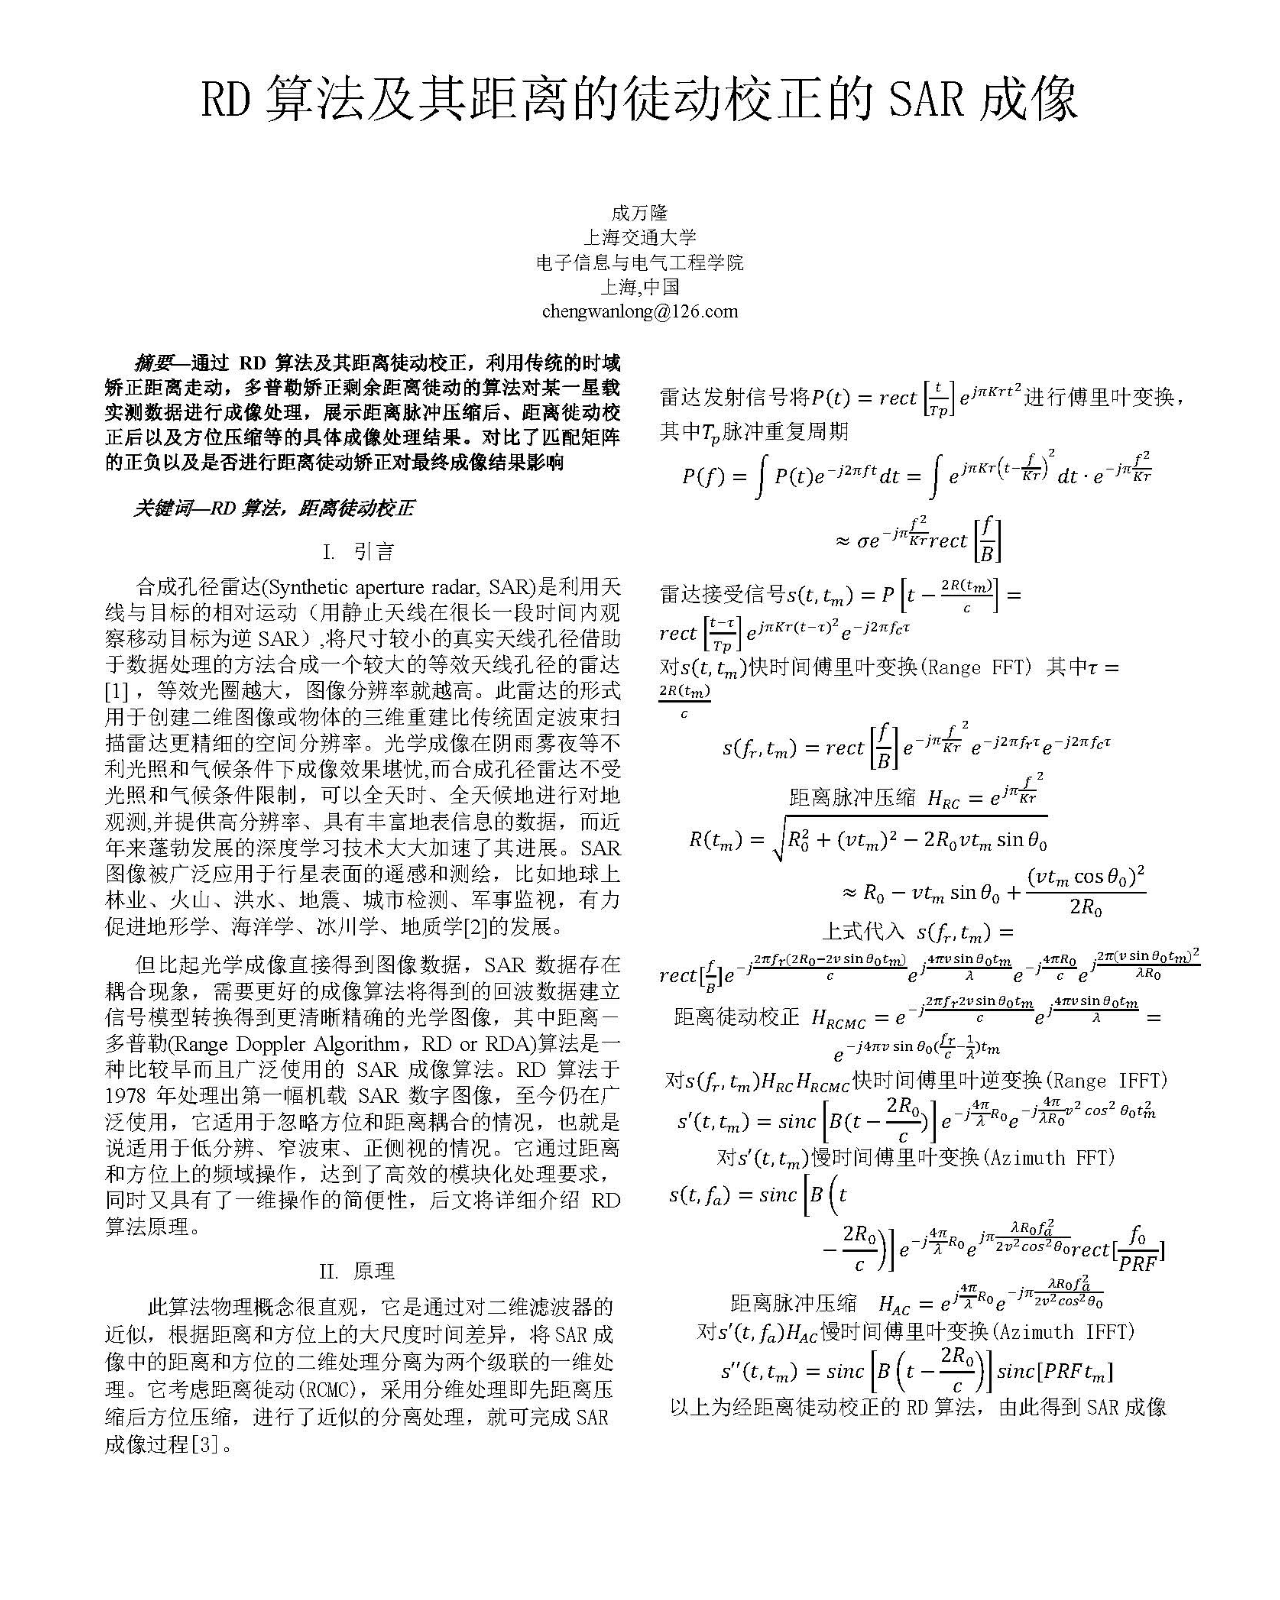
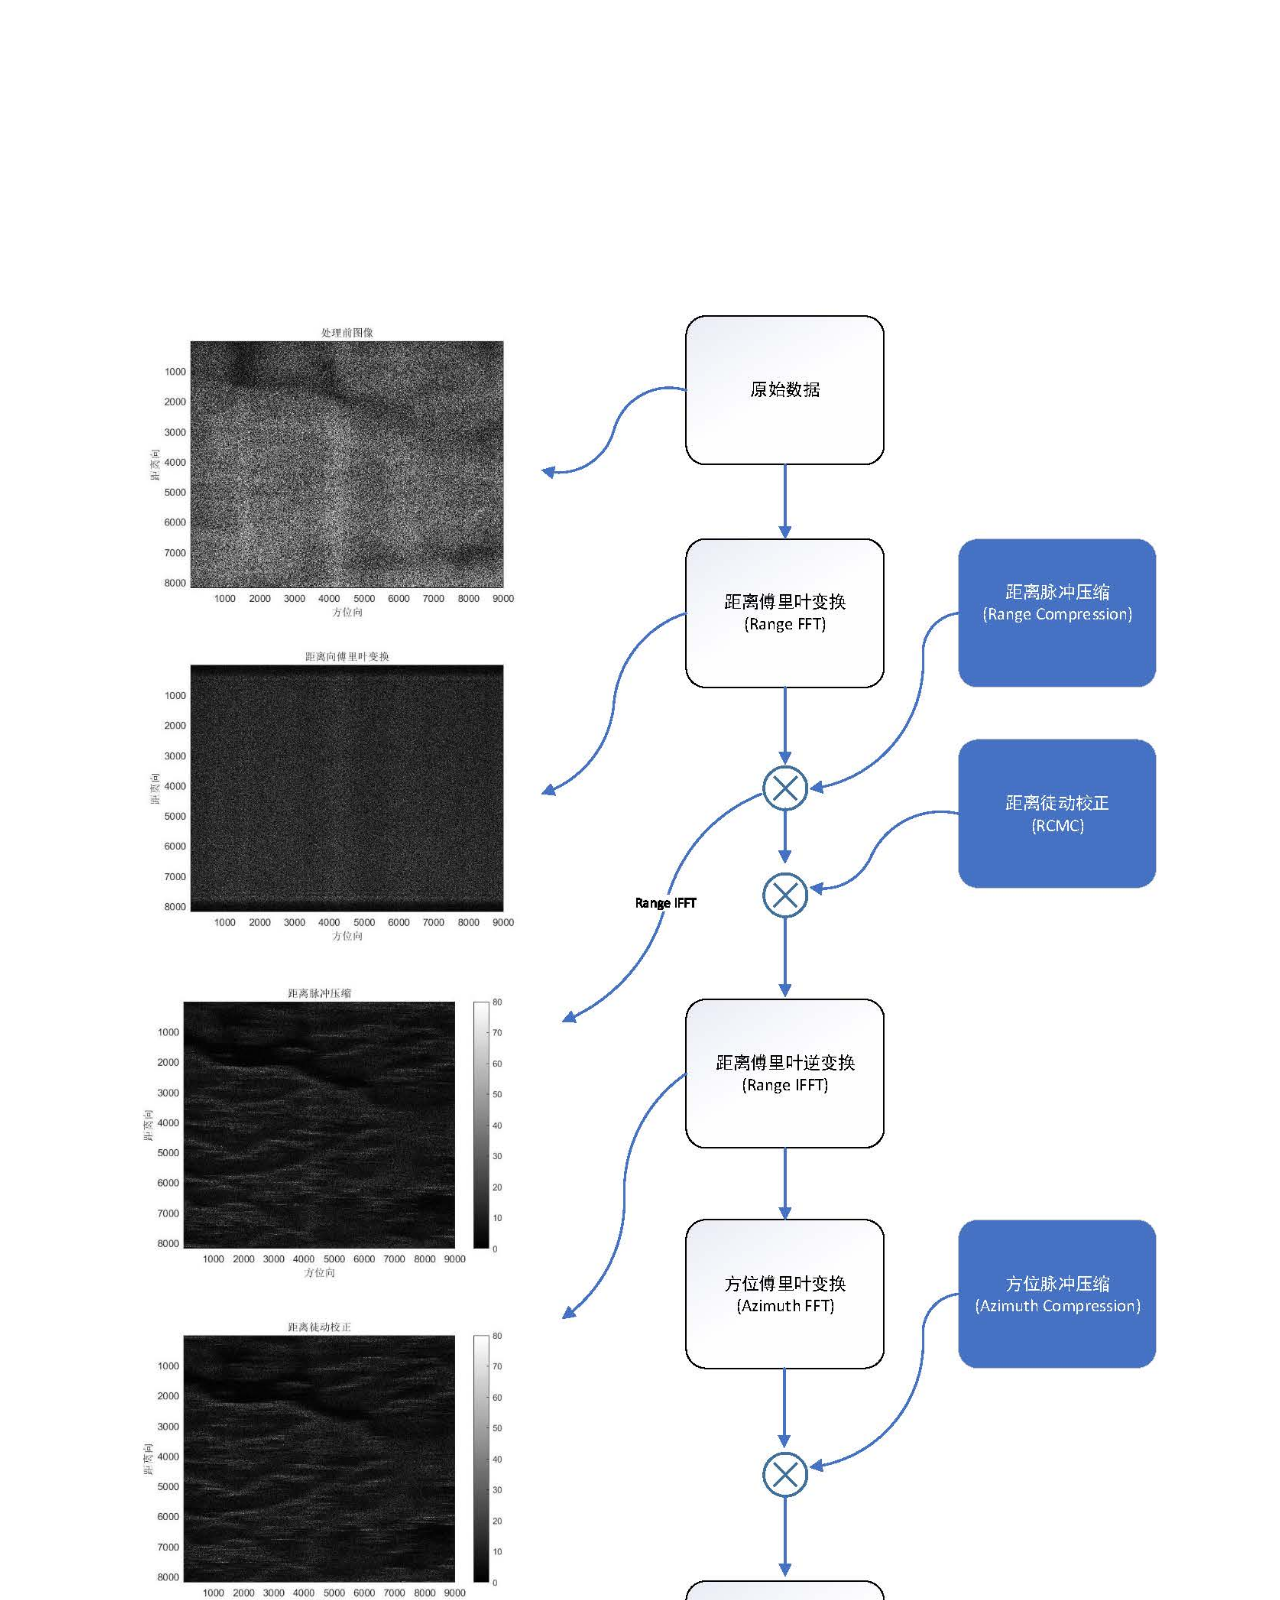
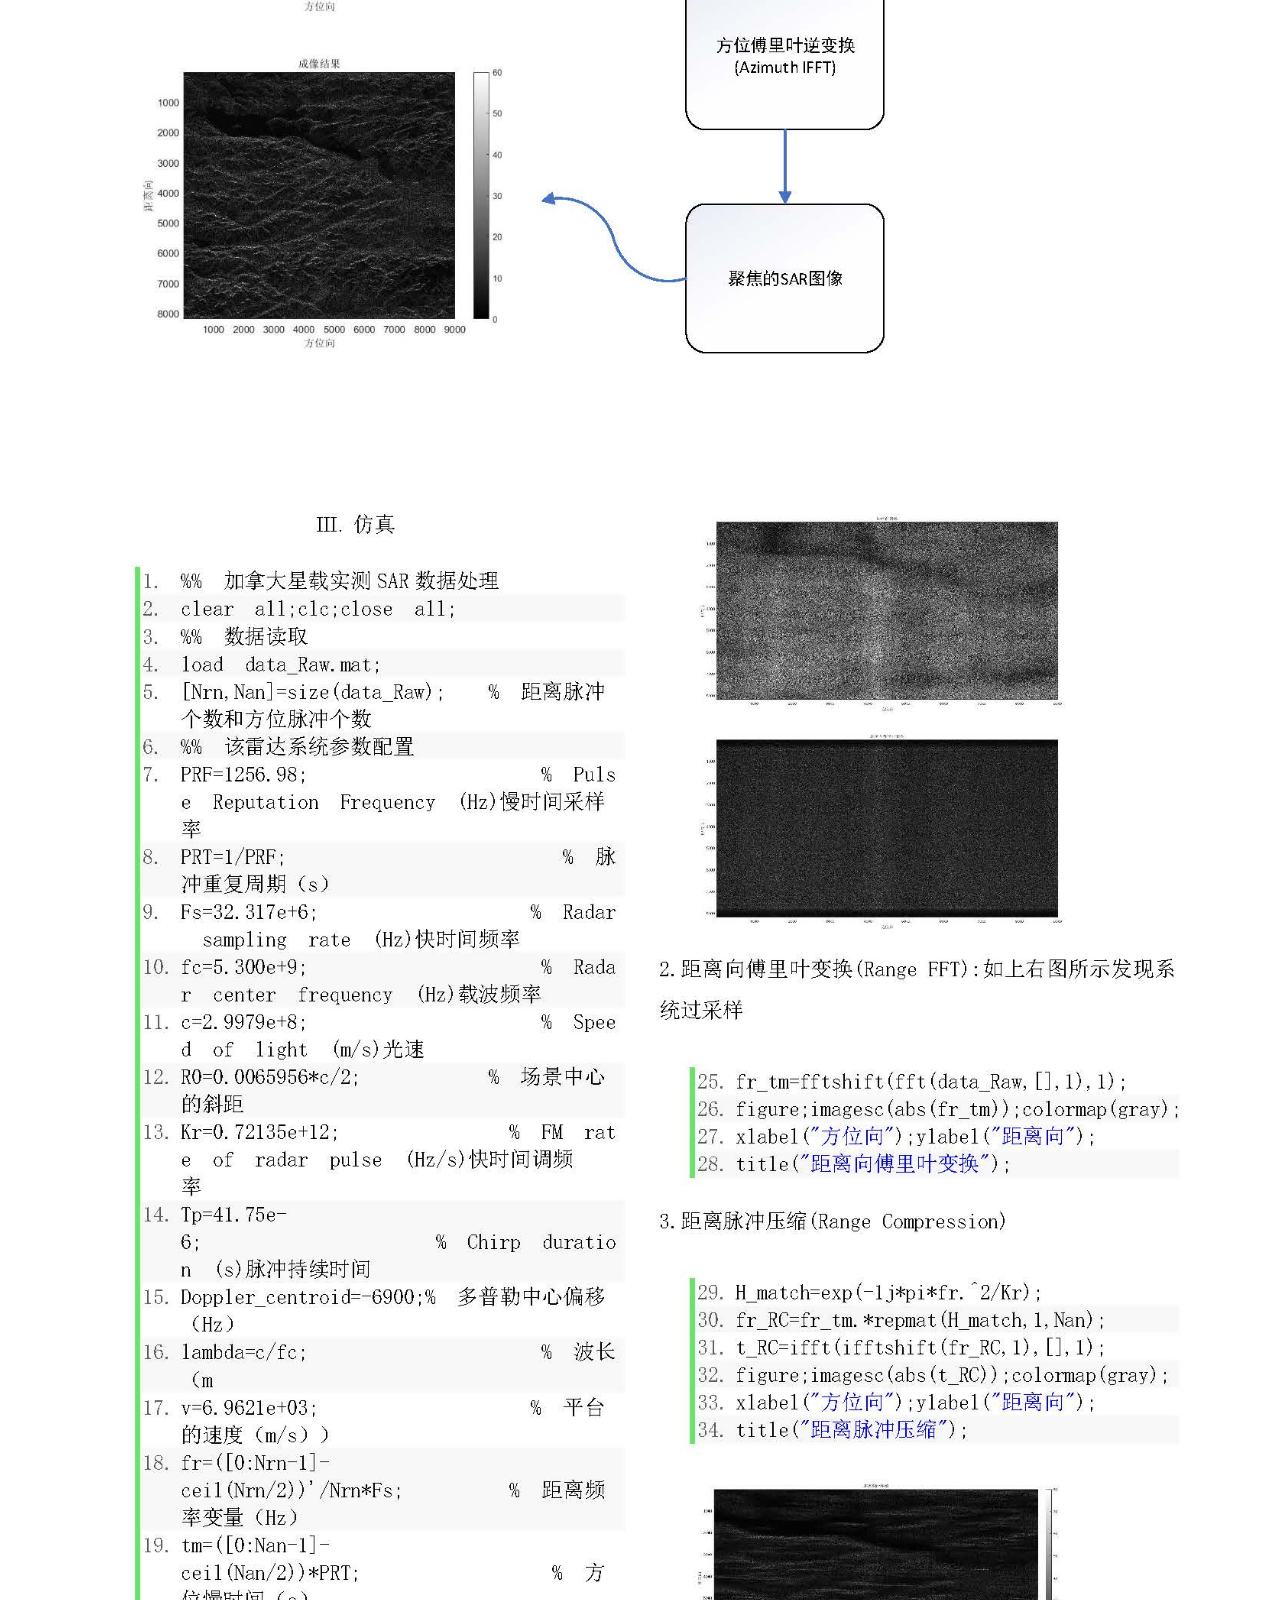
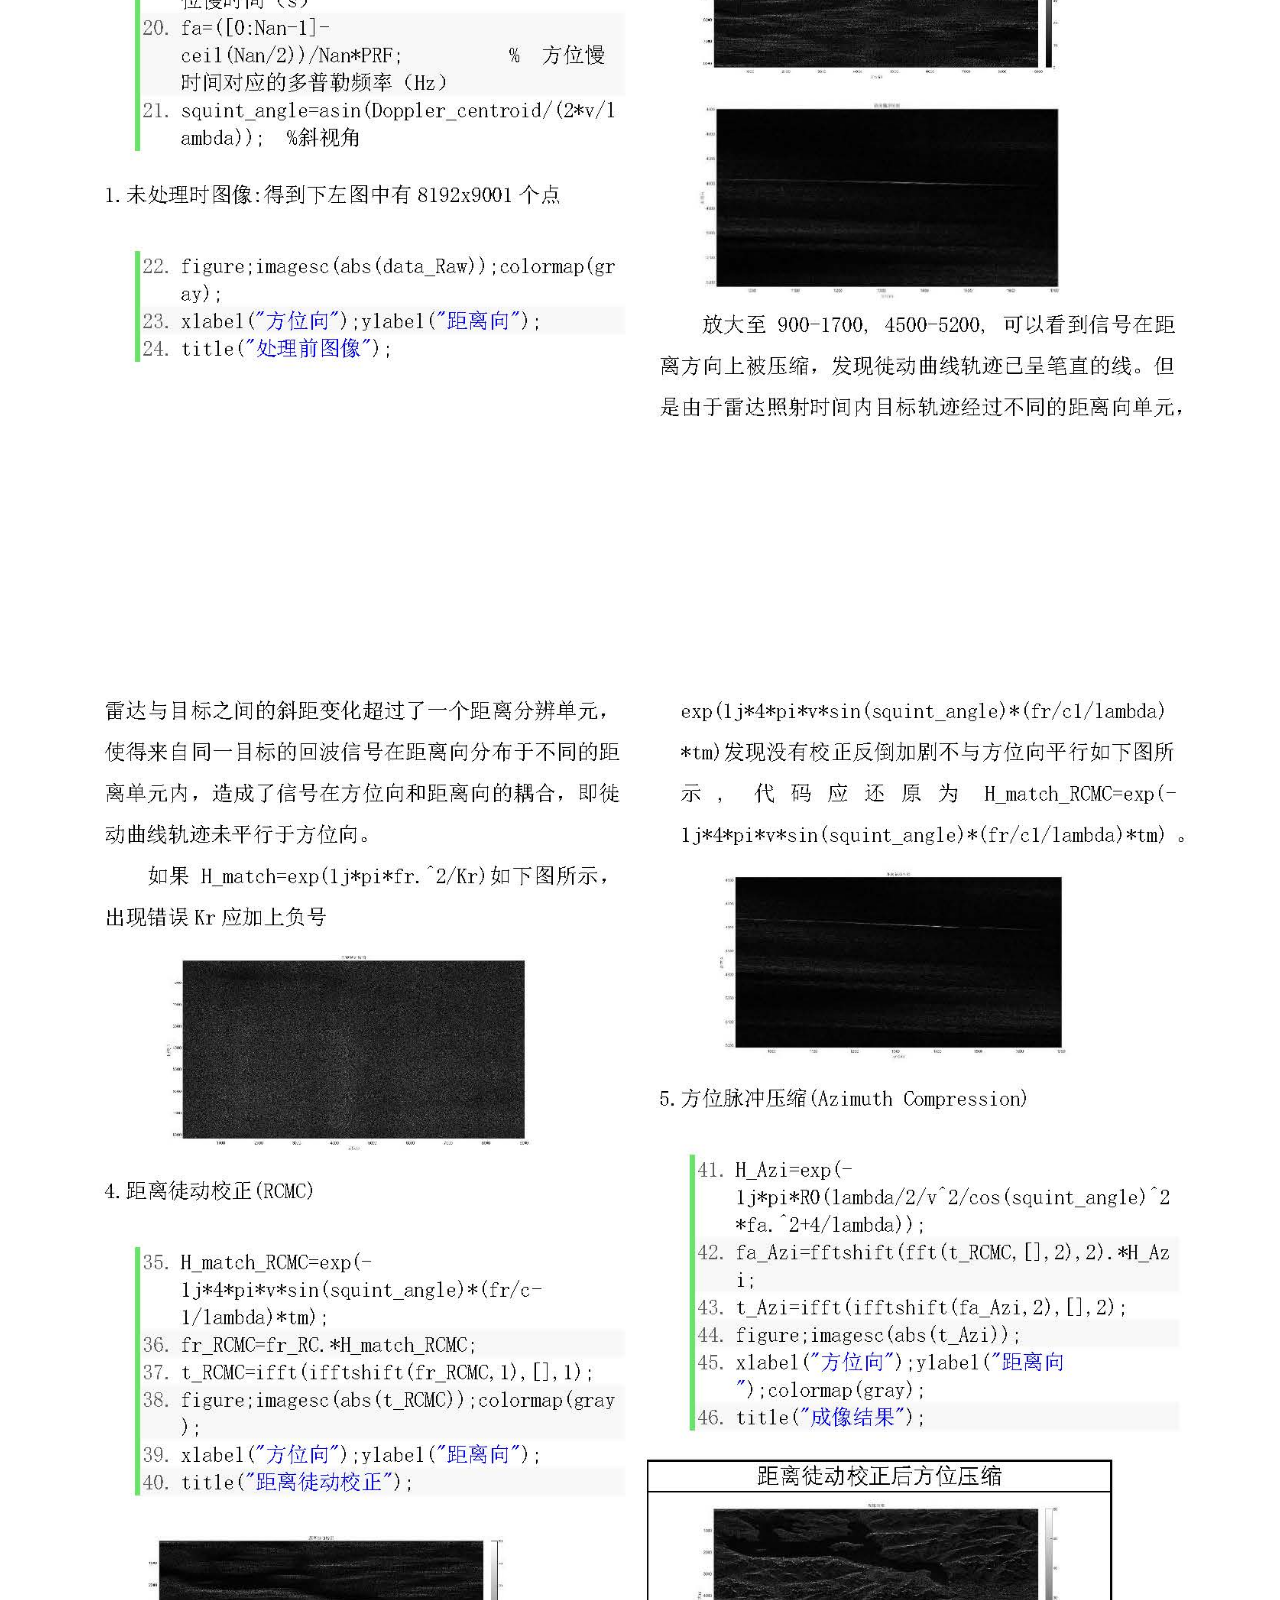
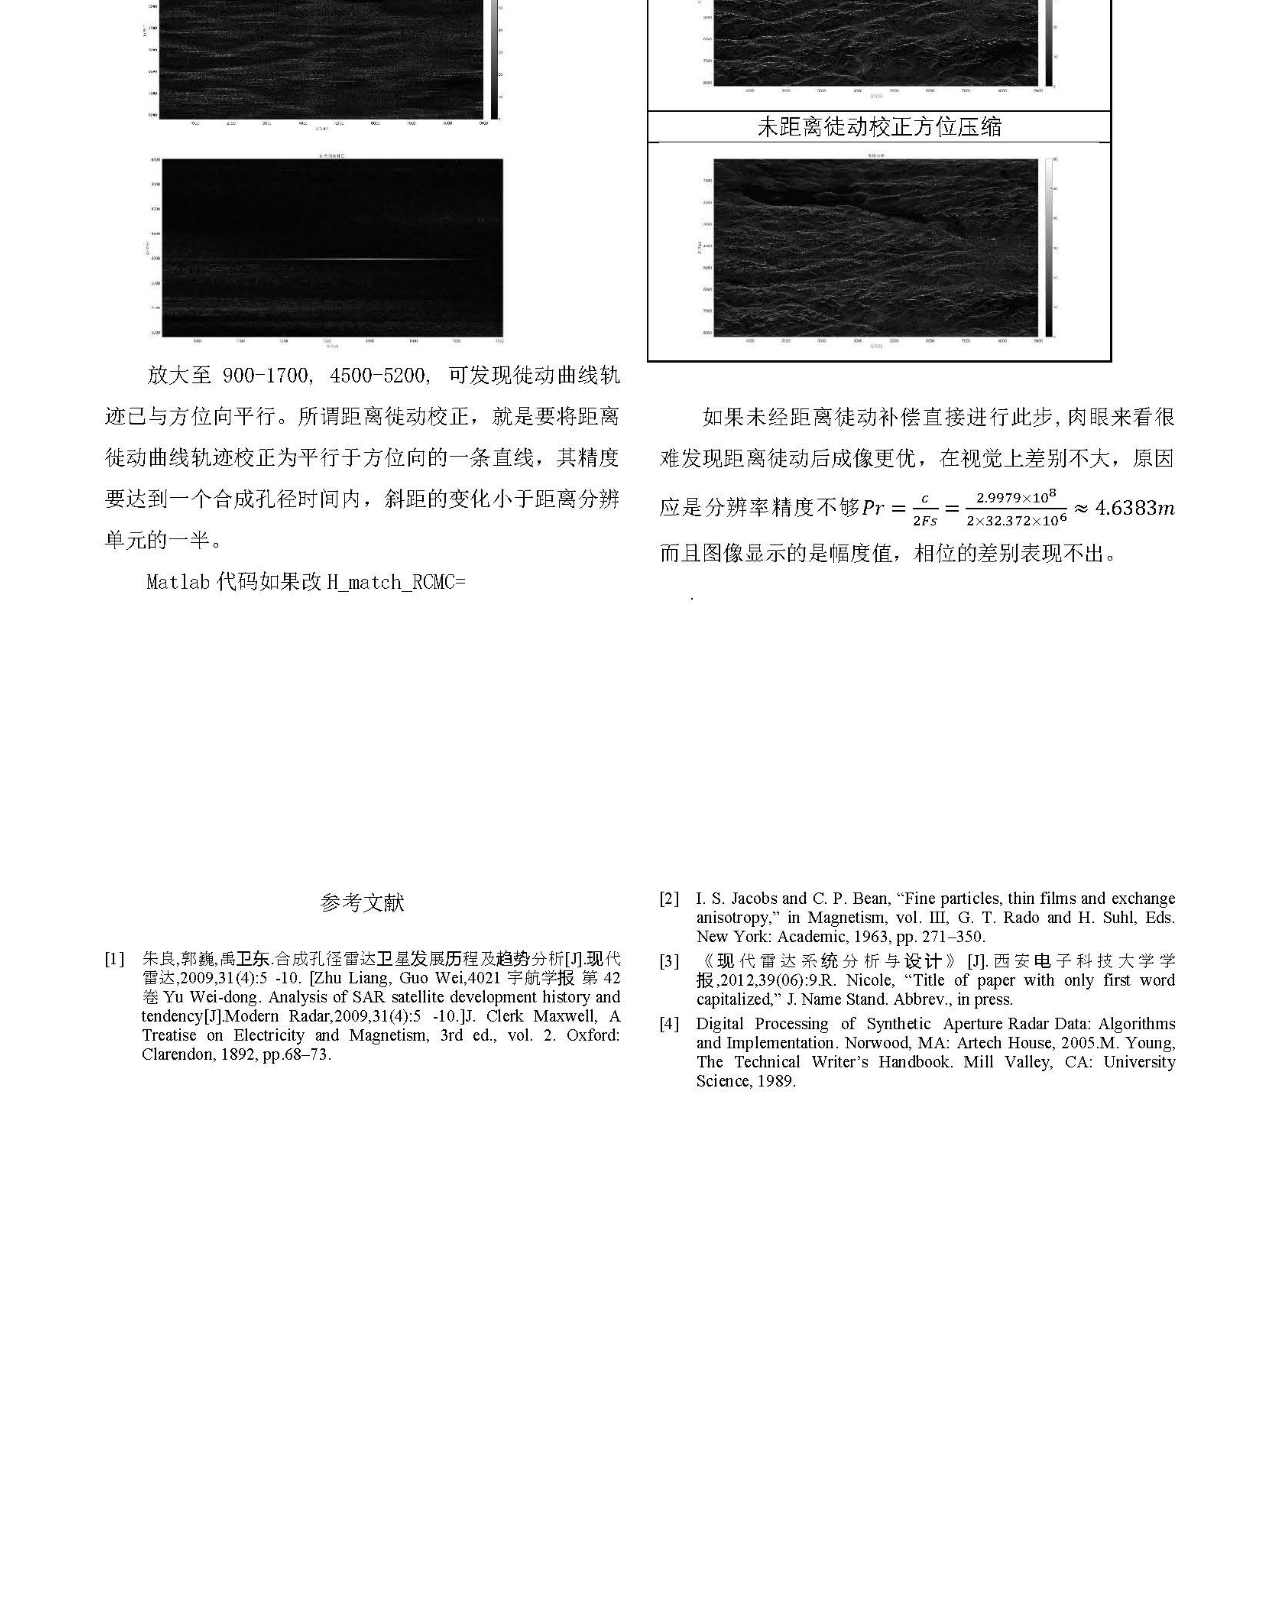
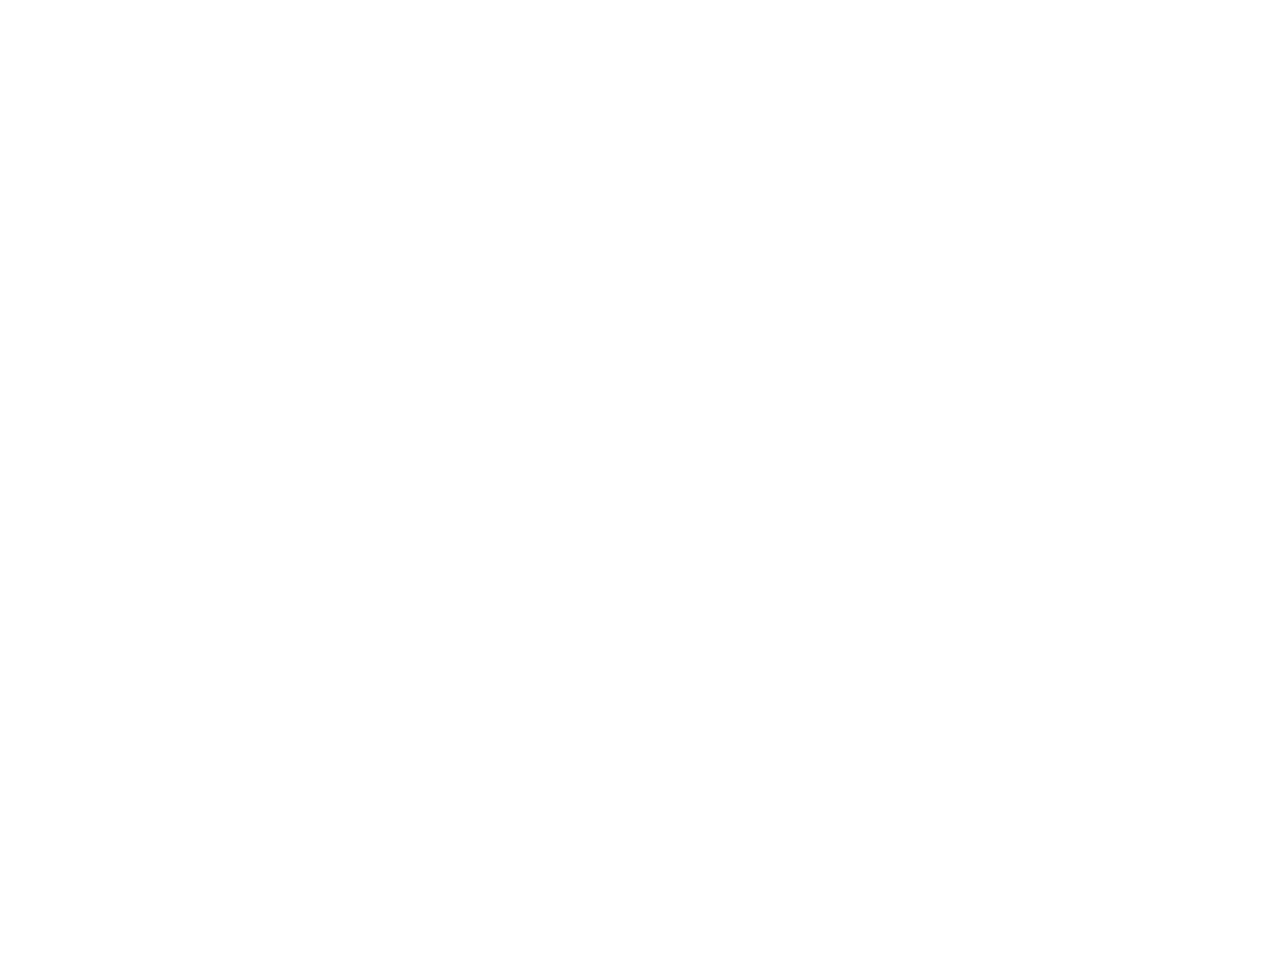
<file: pdf/RD算法及其距离徒动校正的SAR成像.html>
<!DOCTYPE html>
<html>
  <body>
    
    <img src="SAR/1.jpg" style="width: 100%;"/>
    <img src="SAR/2.jpg" style="width: 100%;"/>
    <img src="SAR/3.jpg" style="width: 100%;"/>
    <img src="SAR/4.jpg" style="width: 100%;"/>
    <img src="SAR/5.jpg" style="width: 100%;"/>
    
    </iframe>
     </body>
</html>
</file>
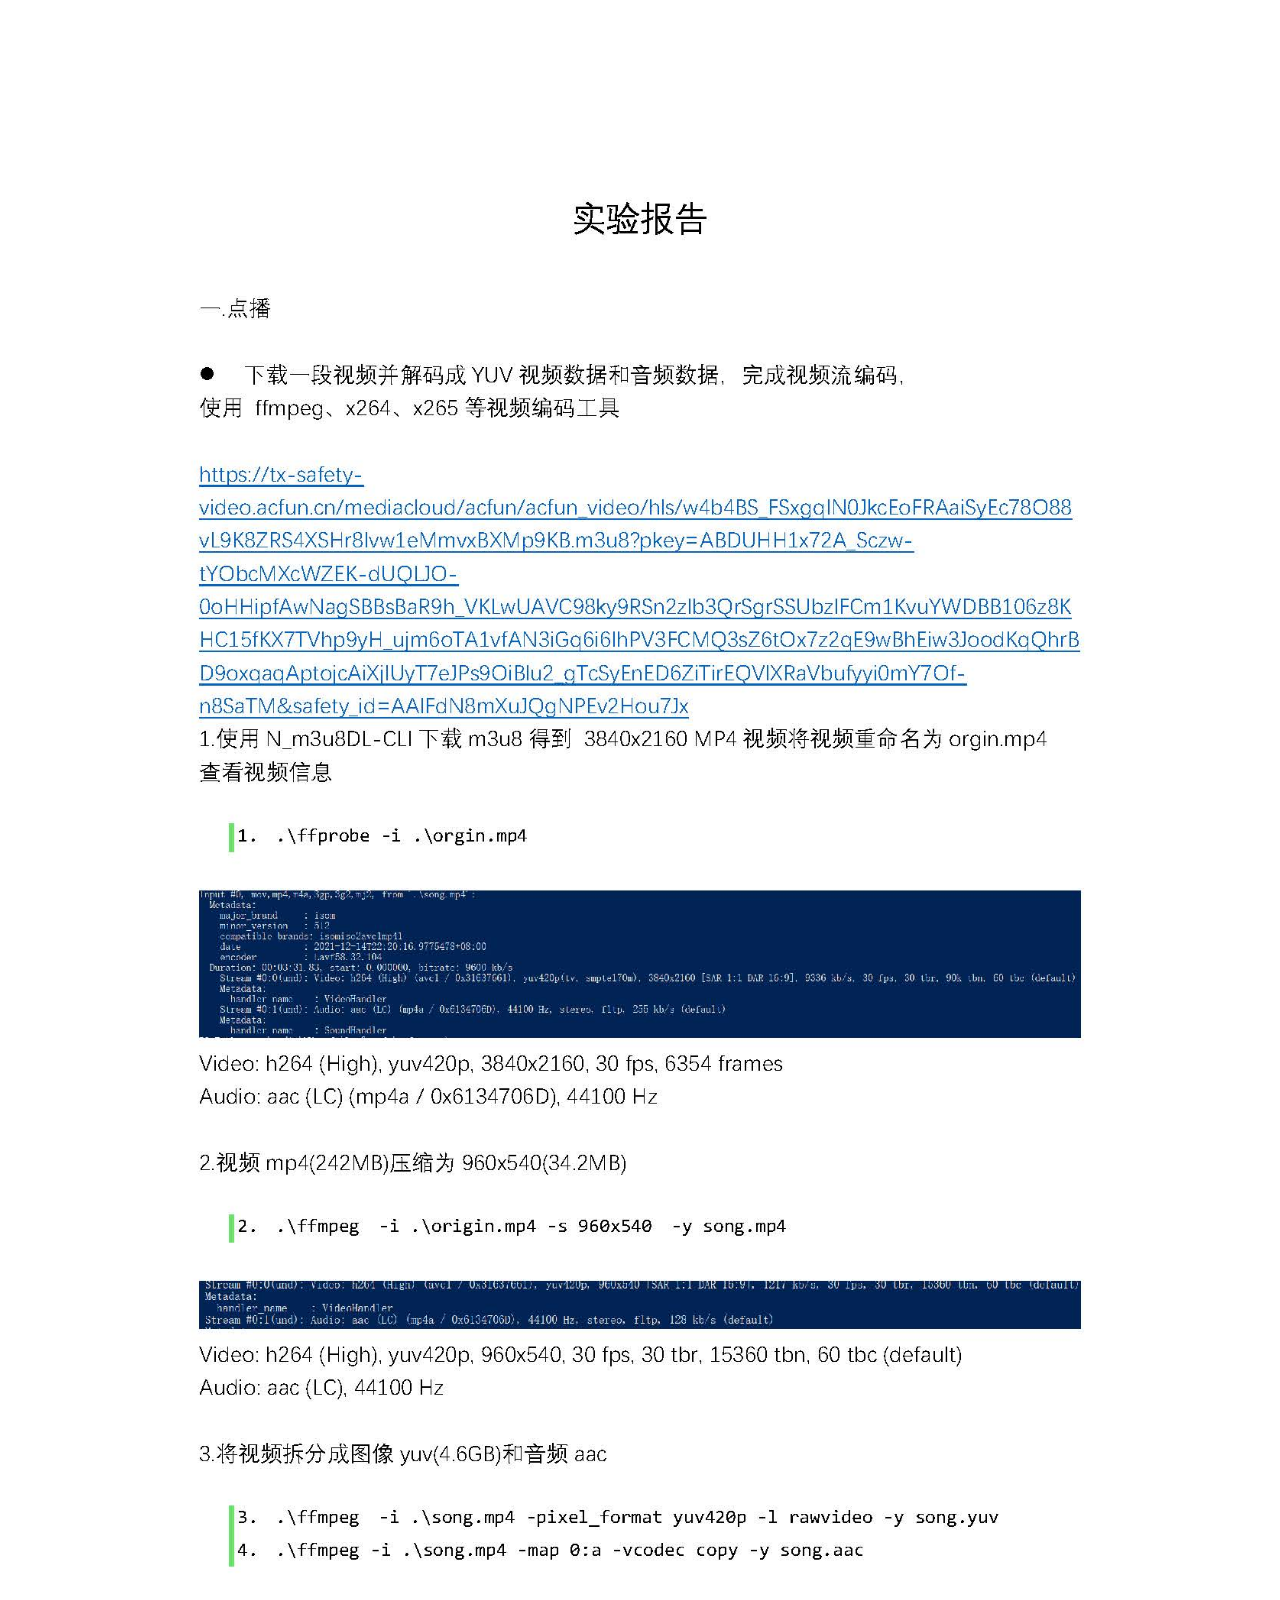
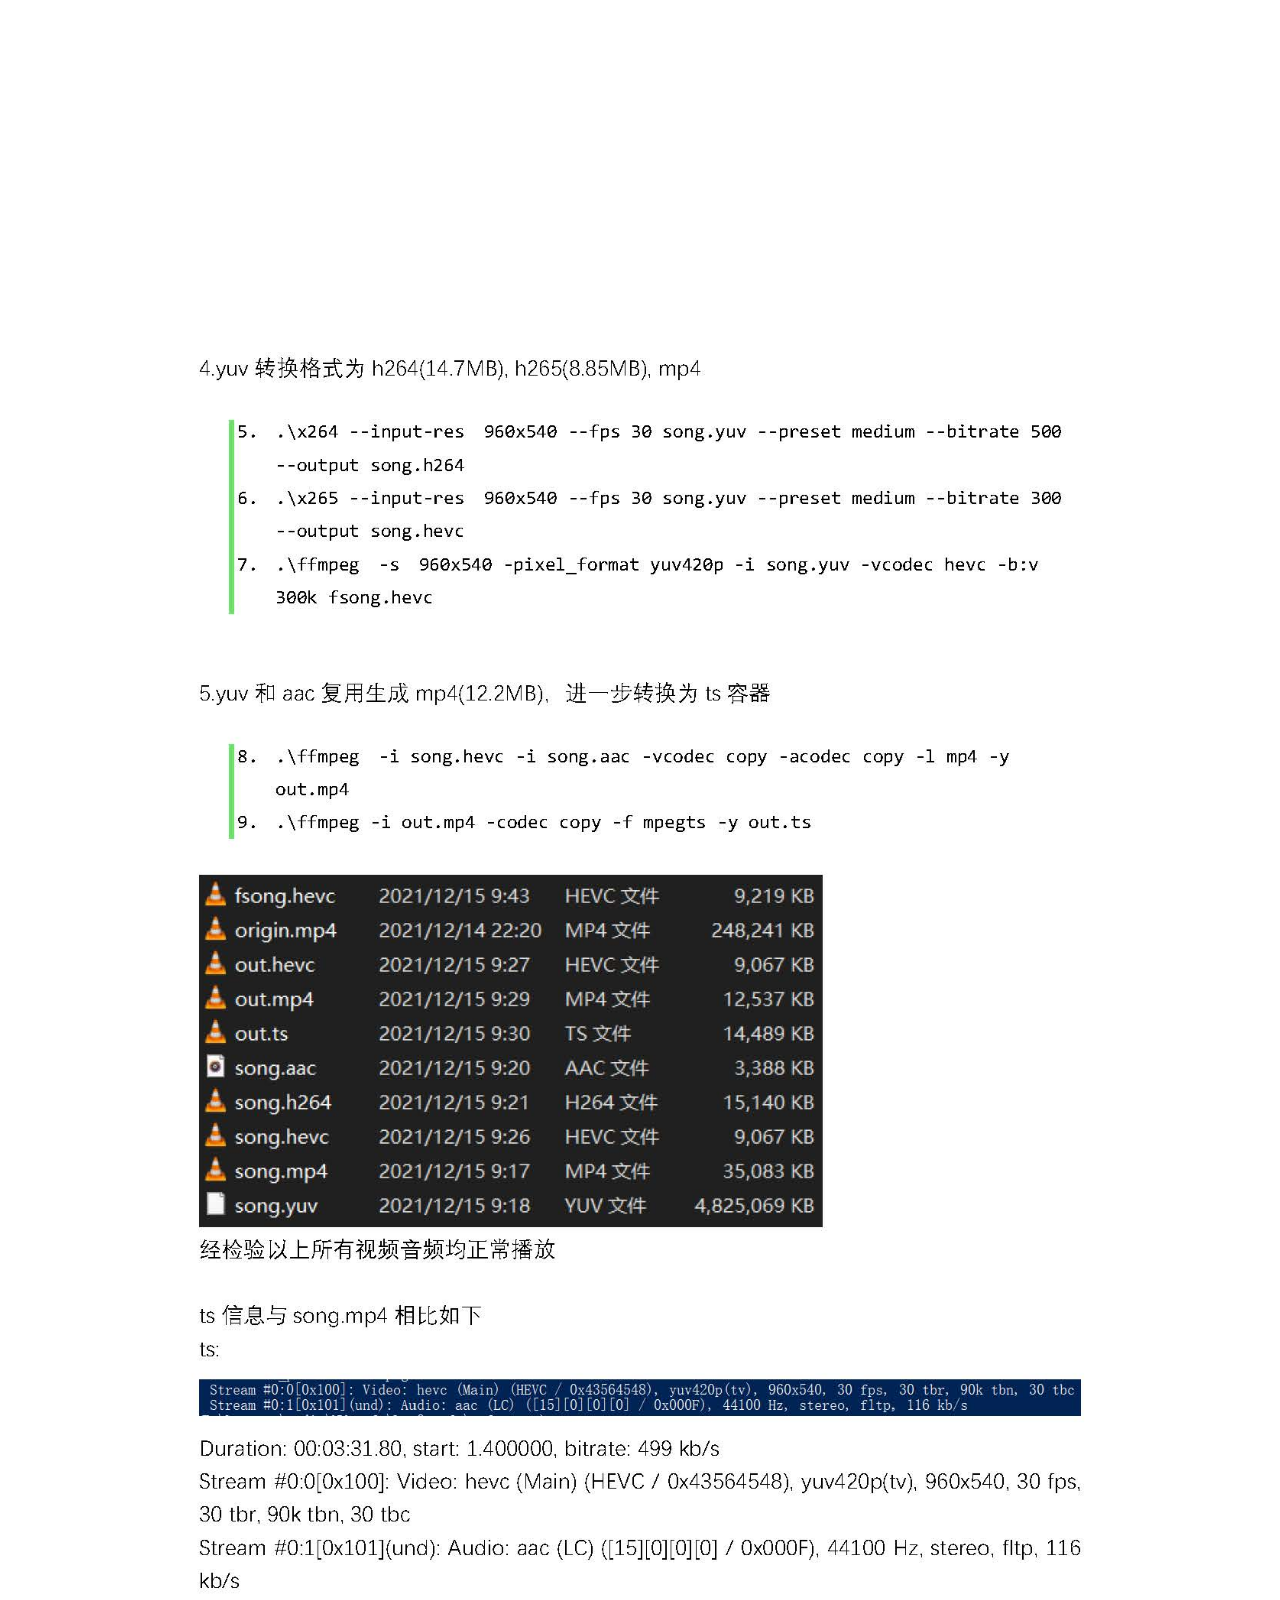
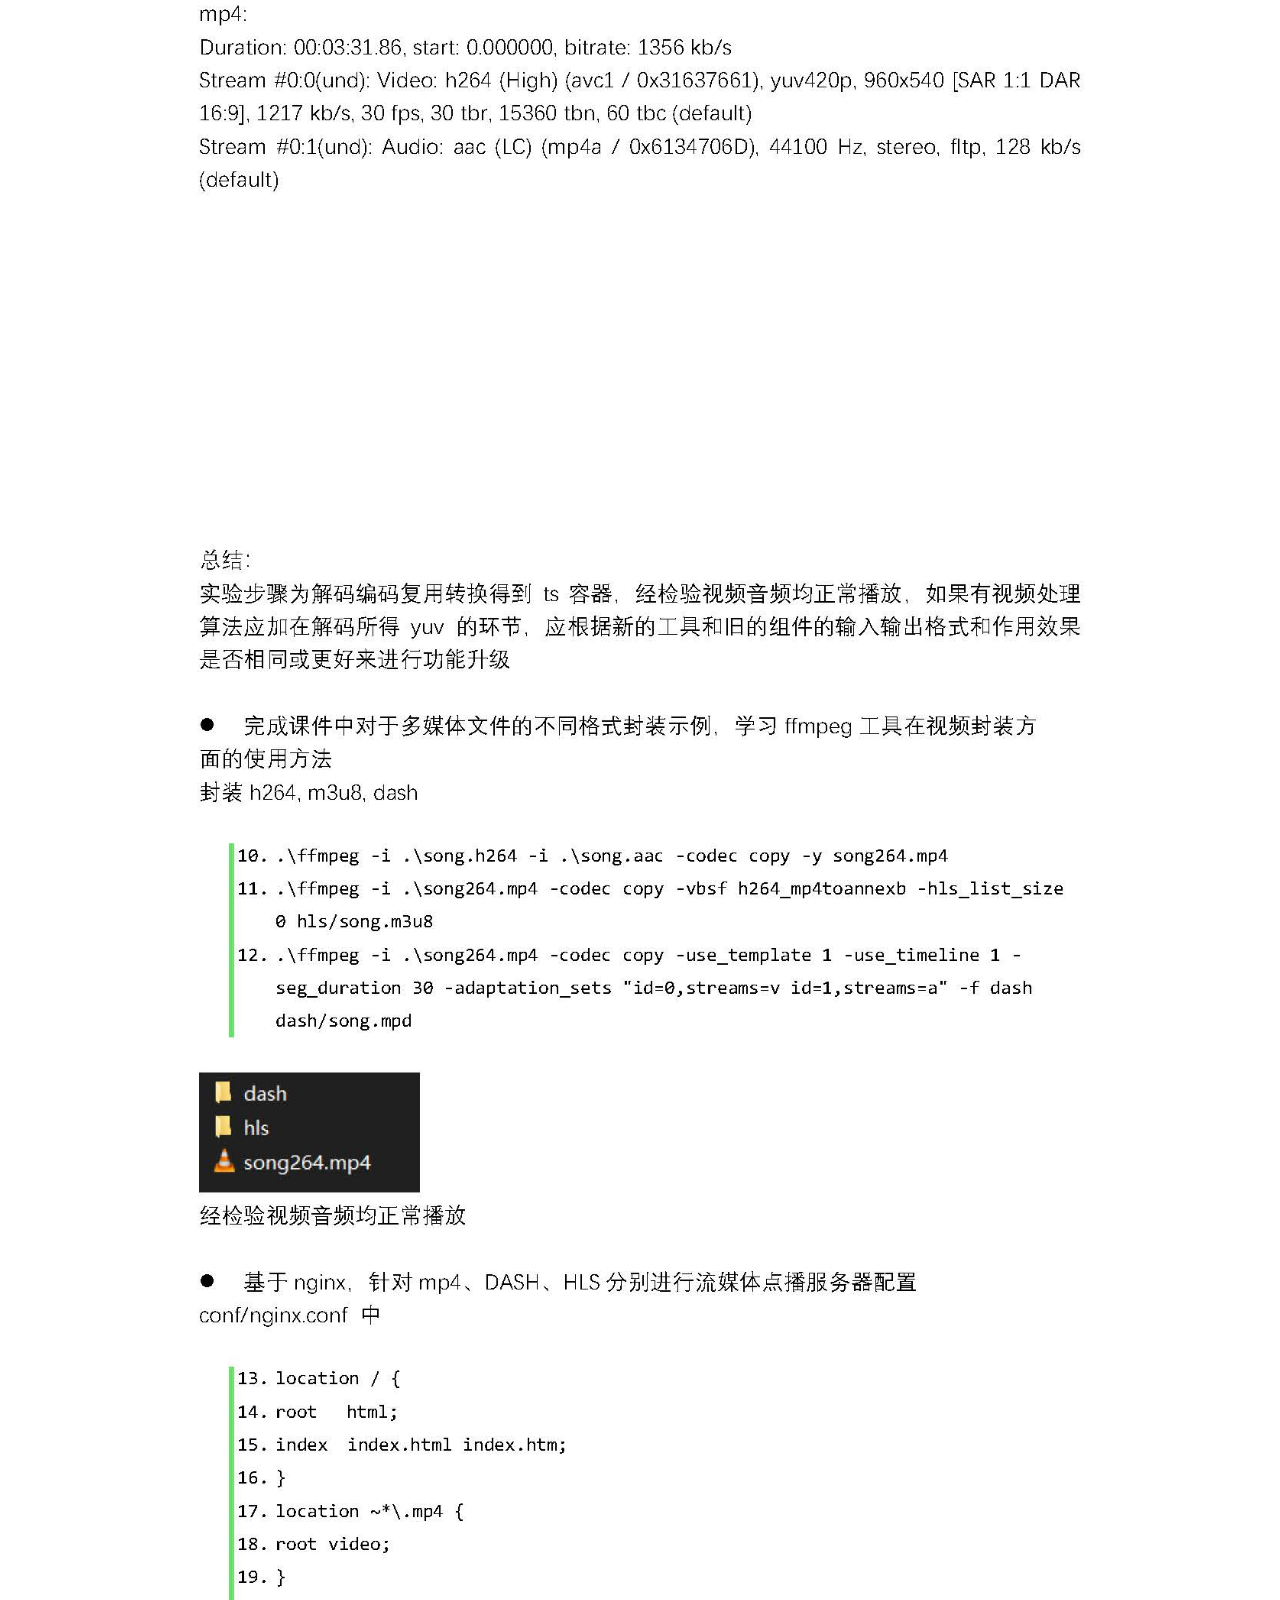
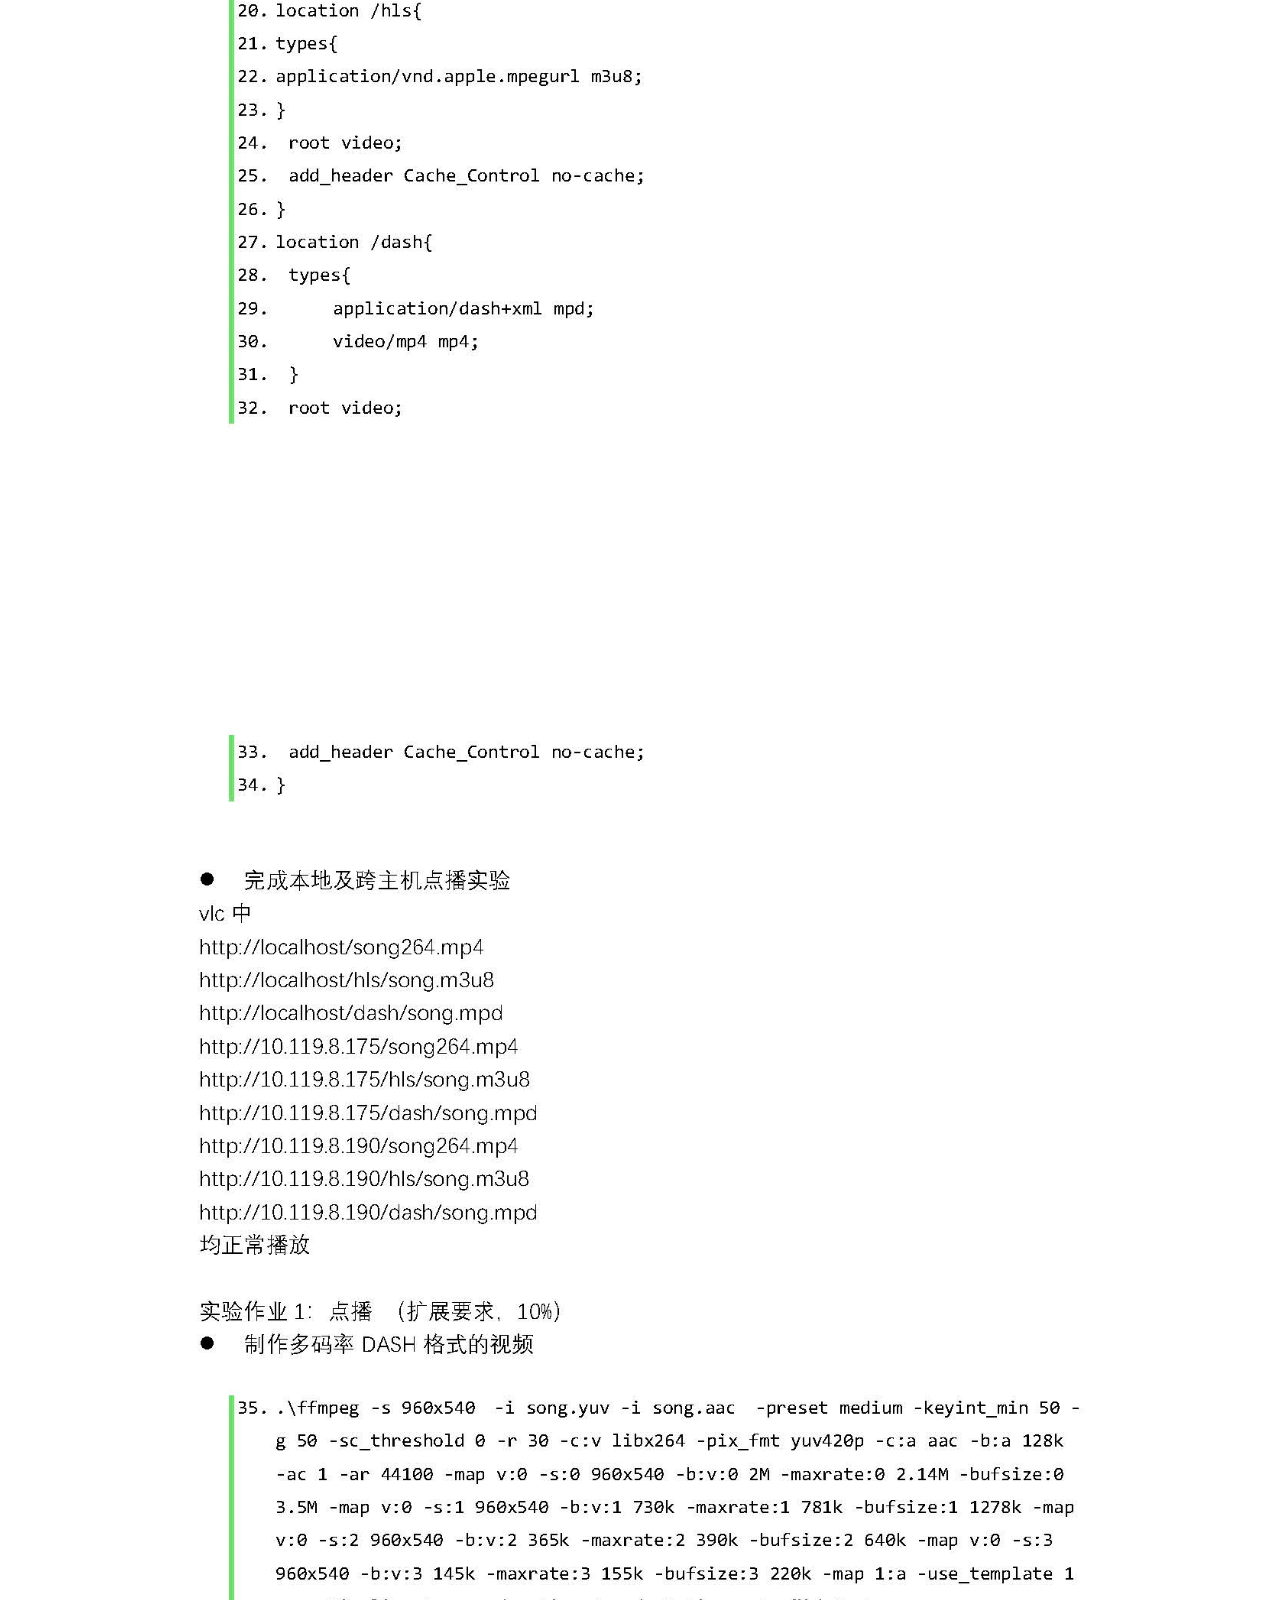
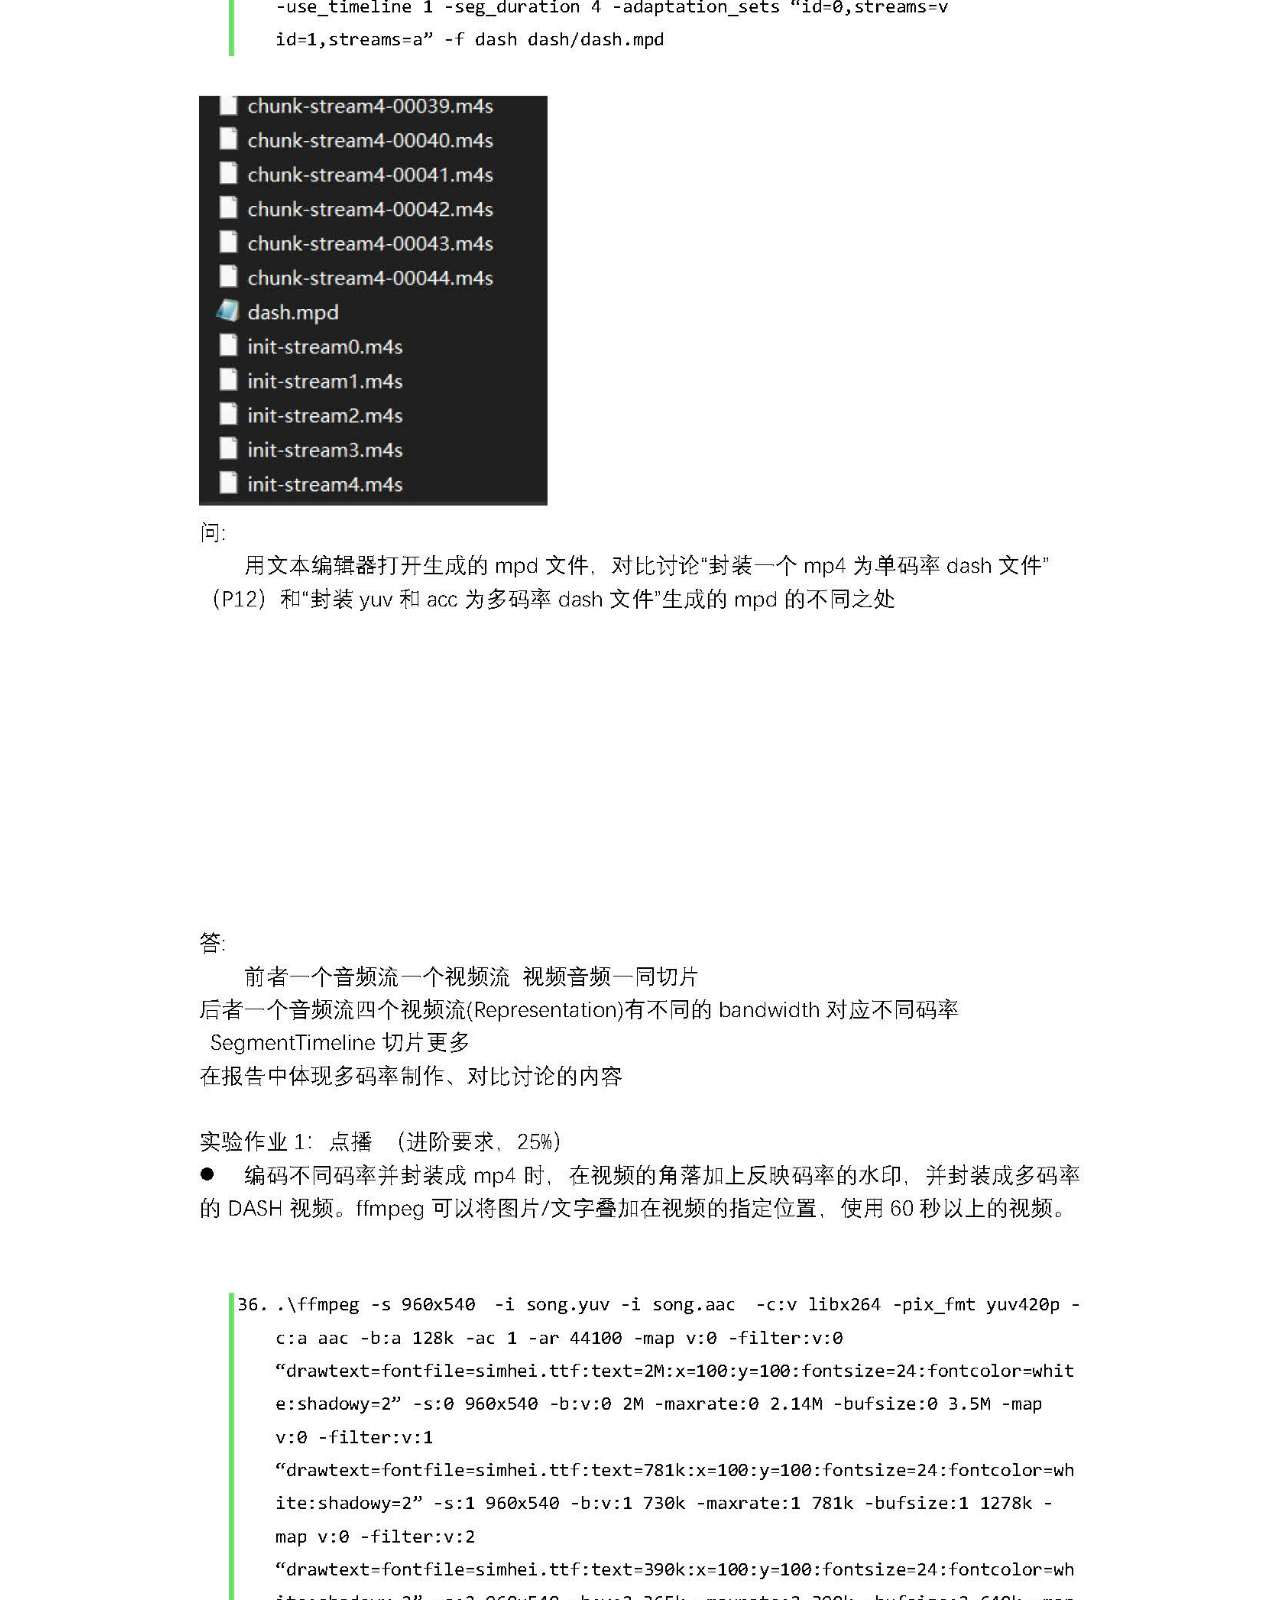
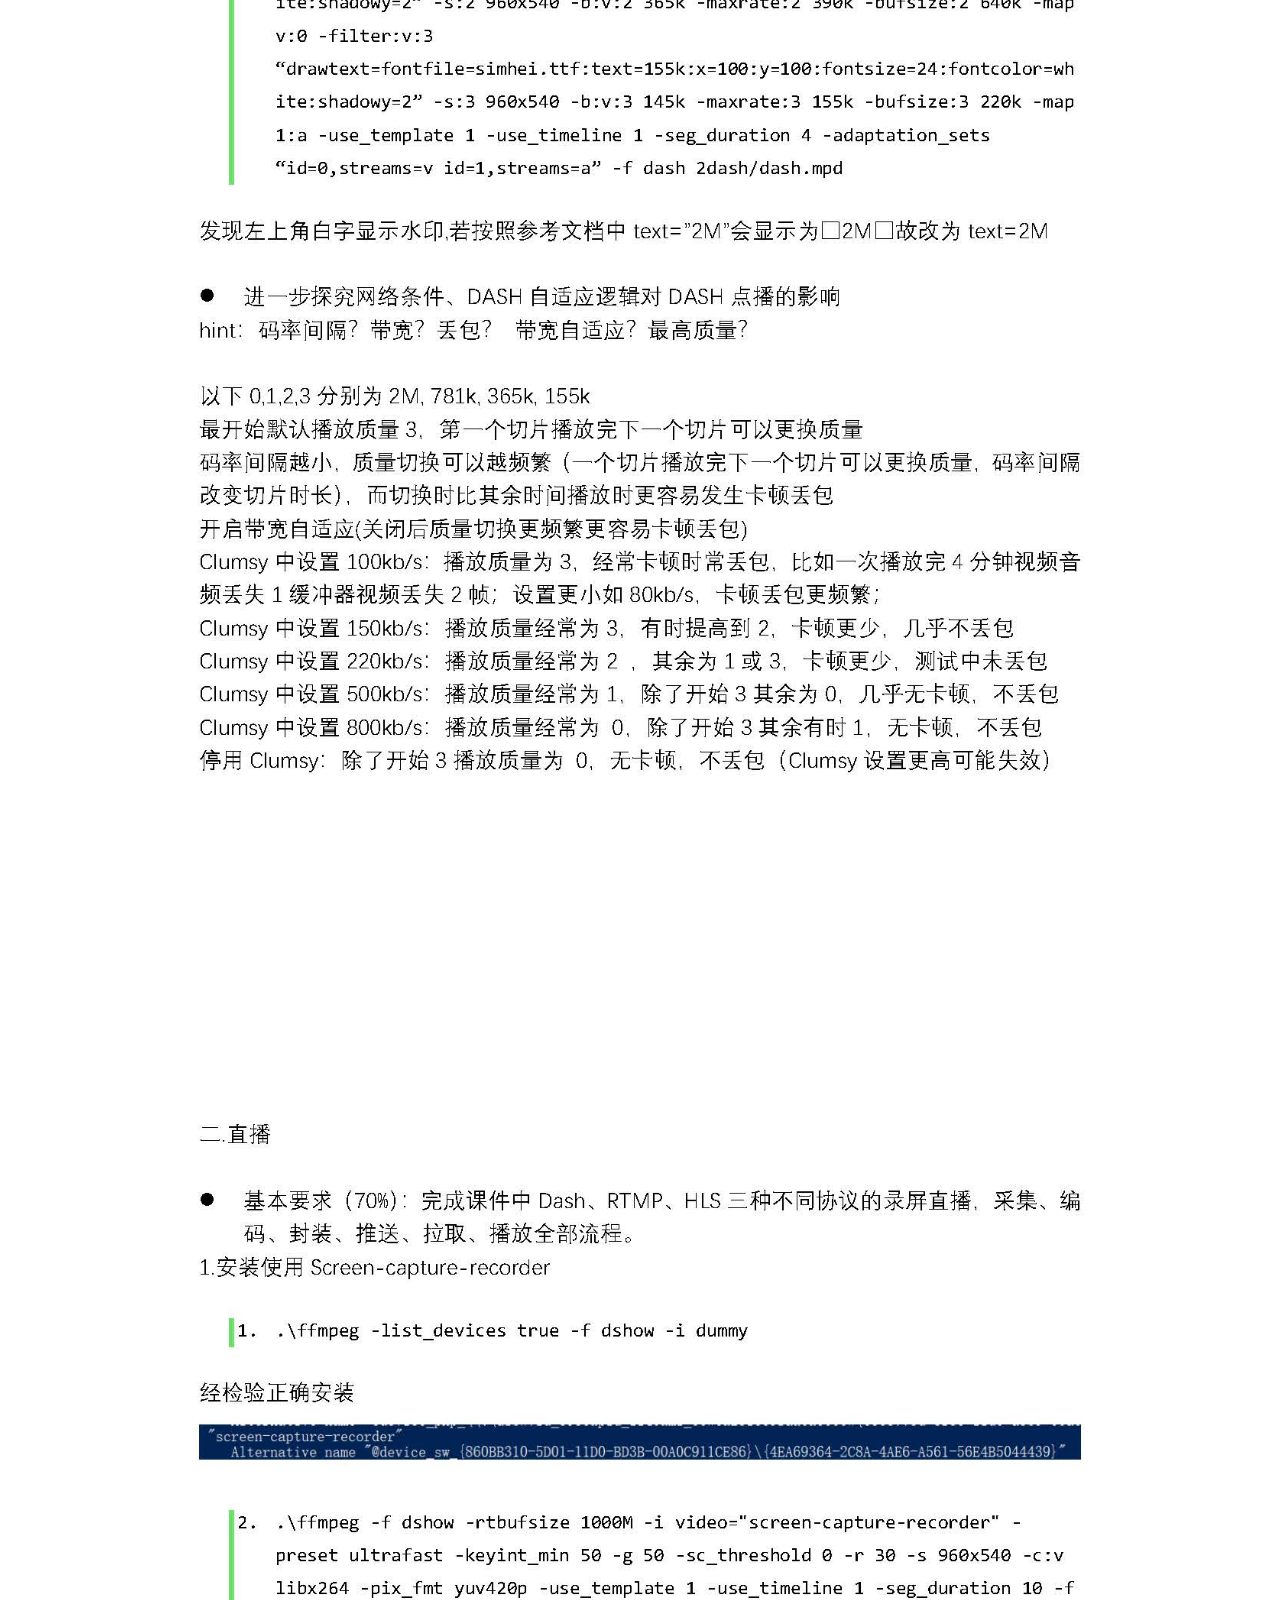
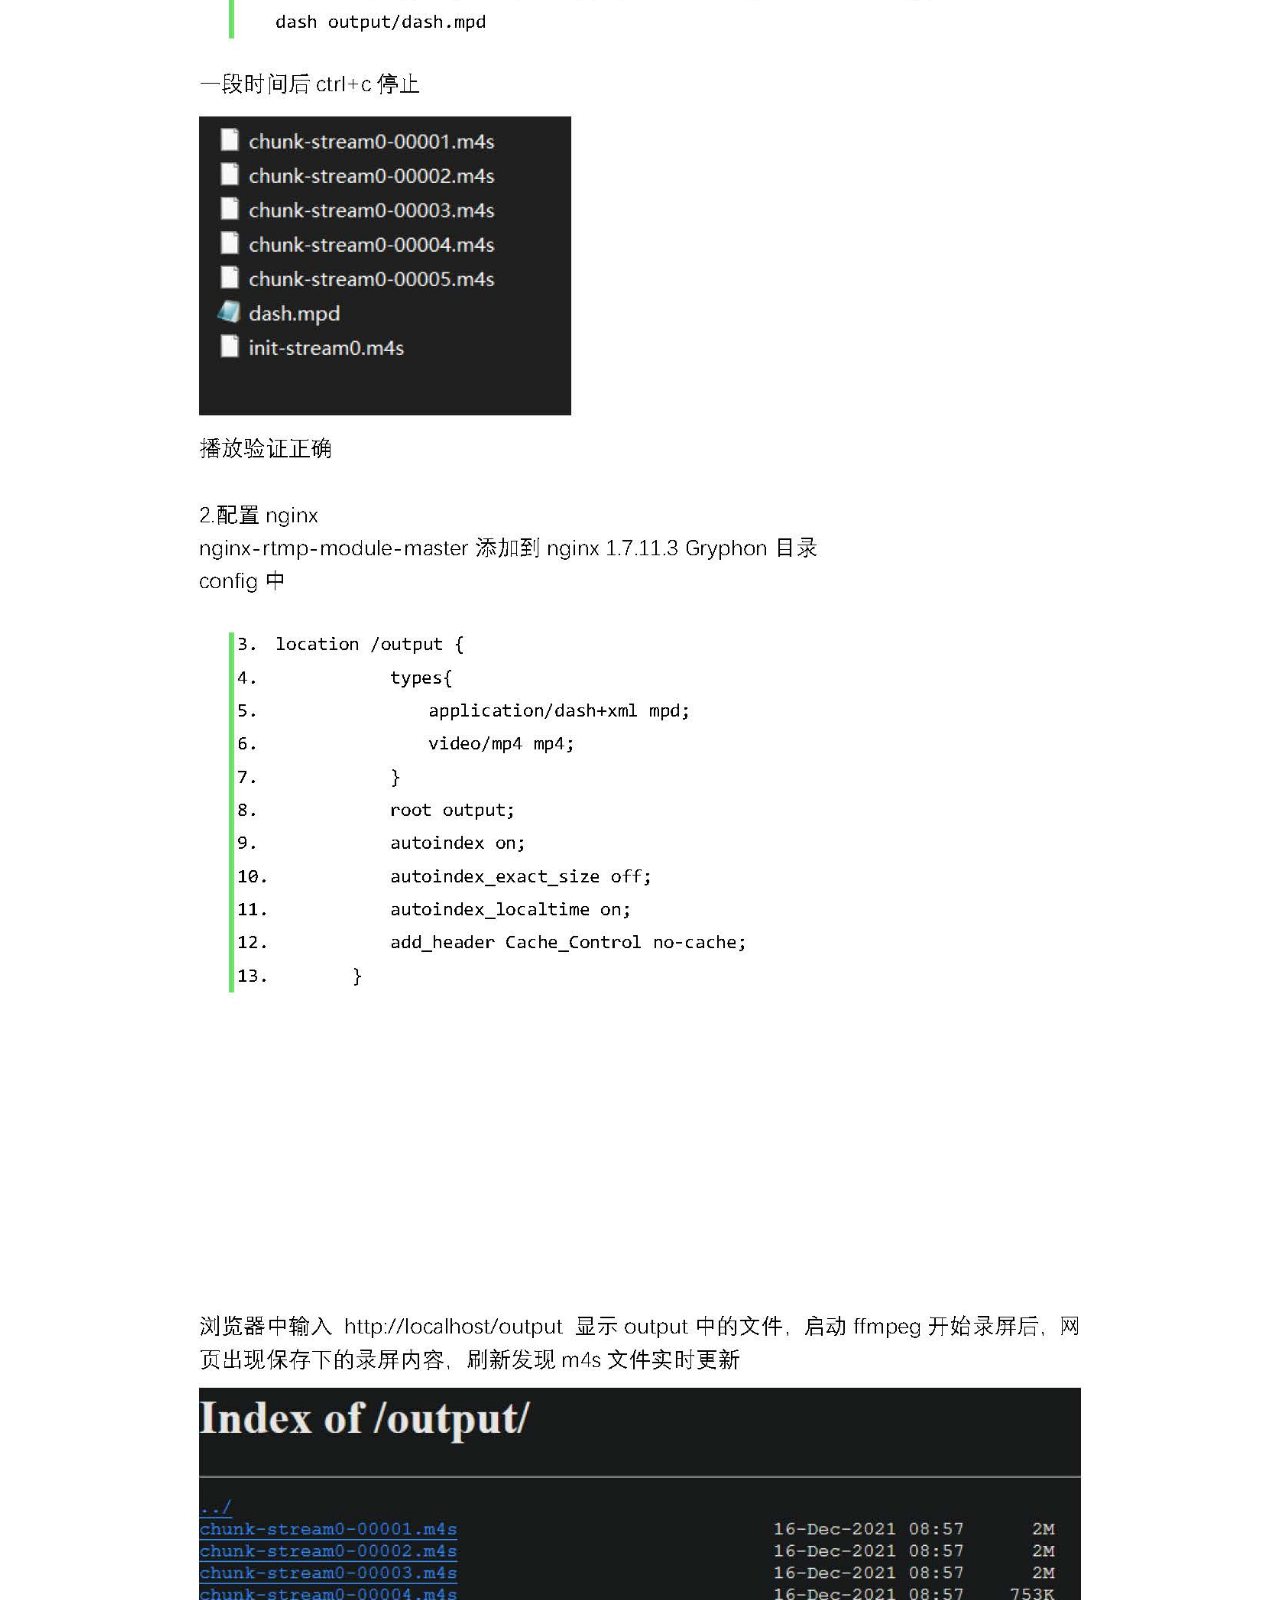
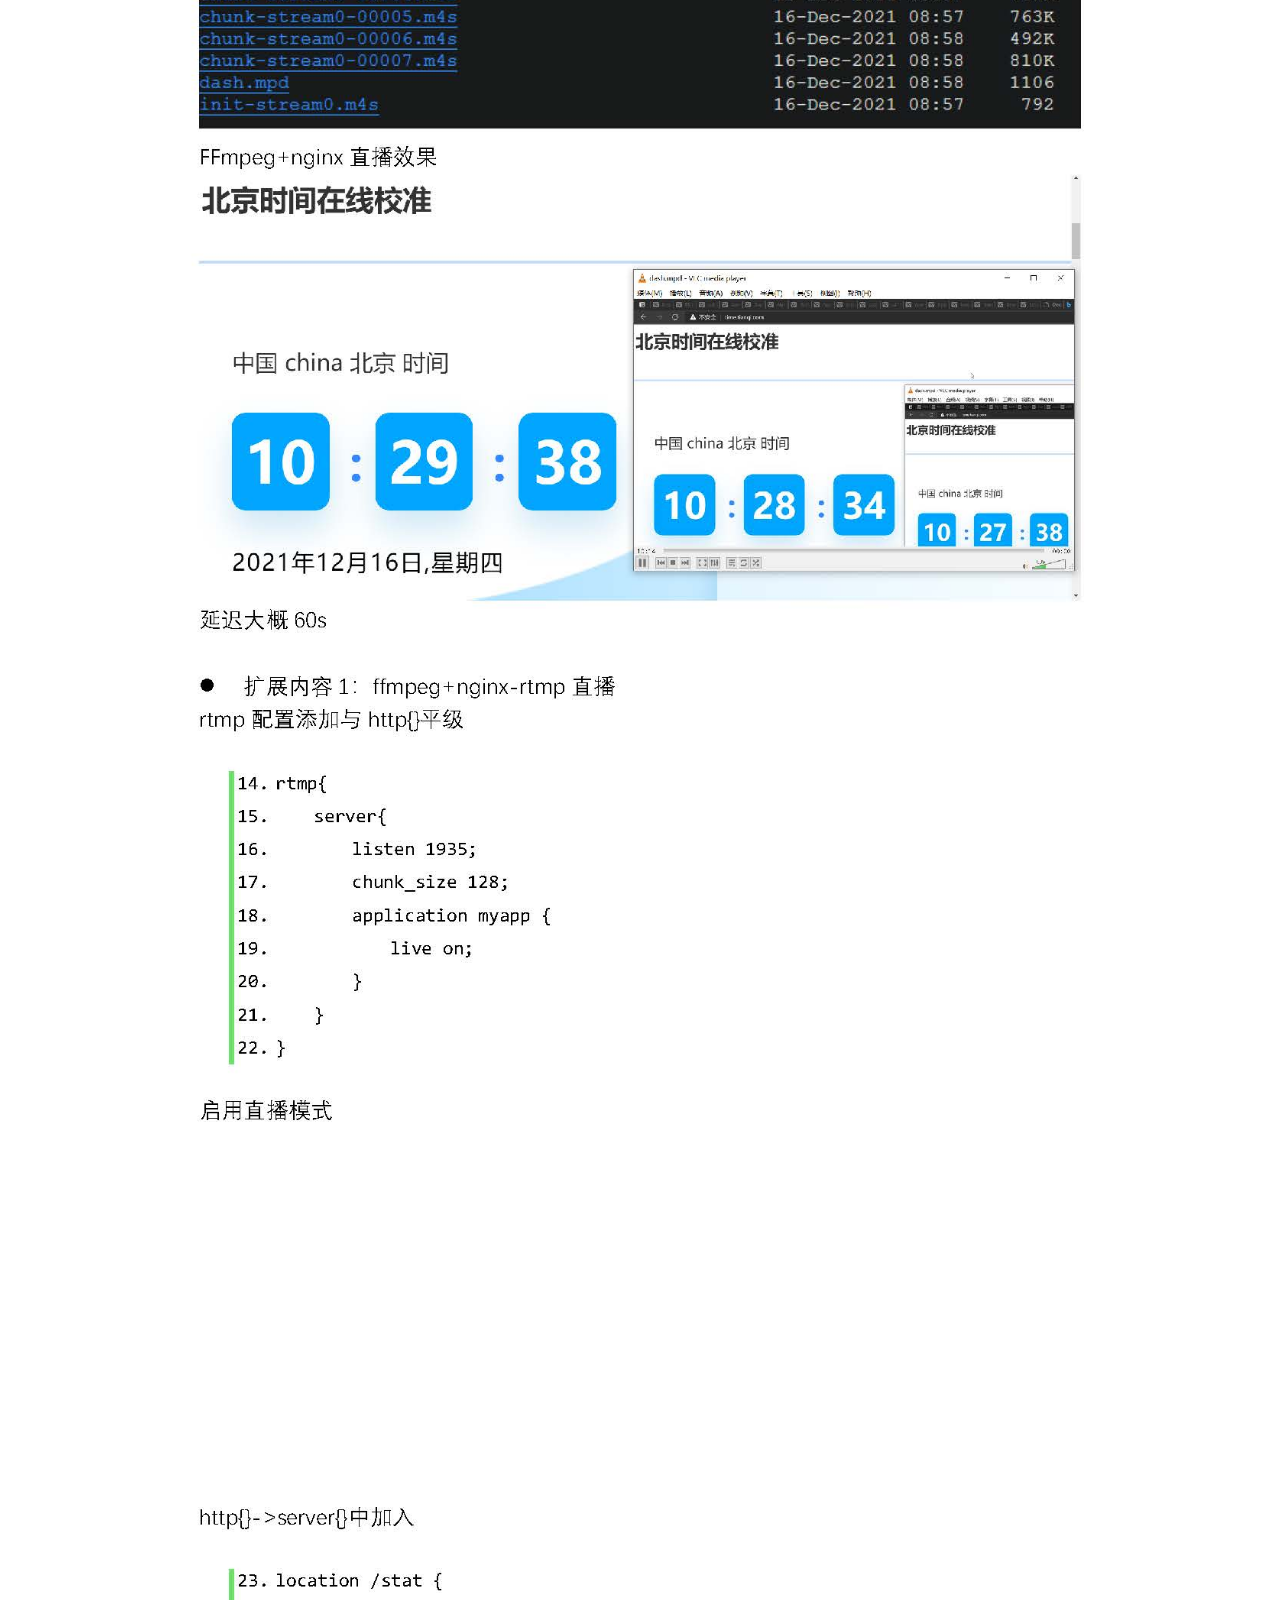
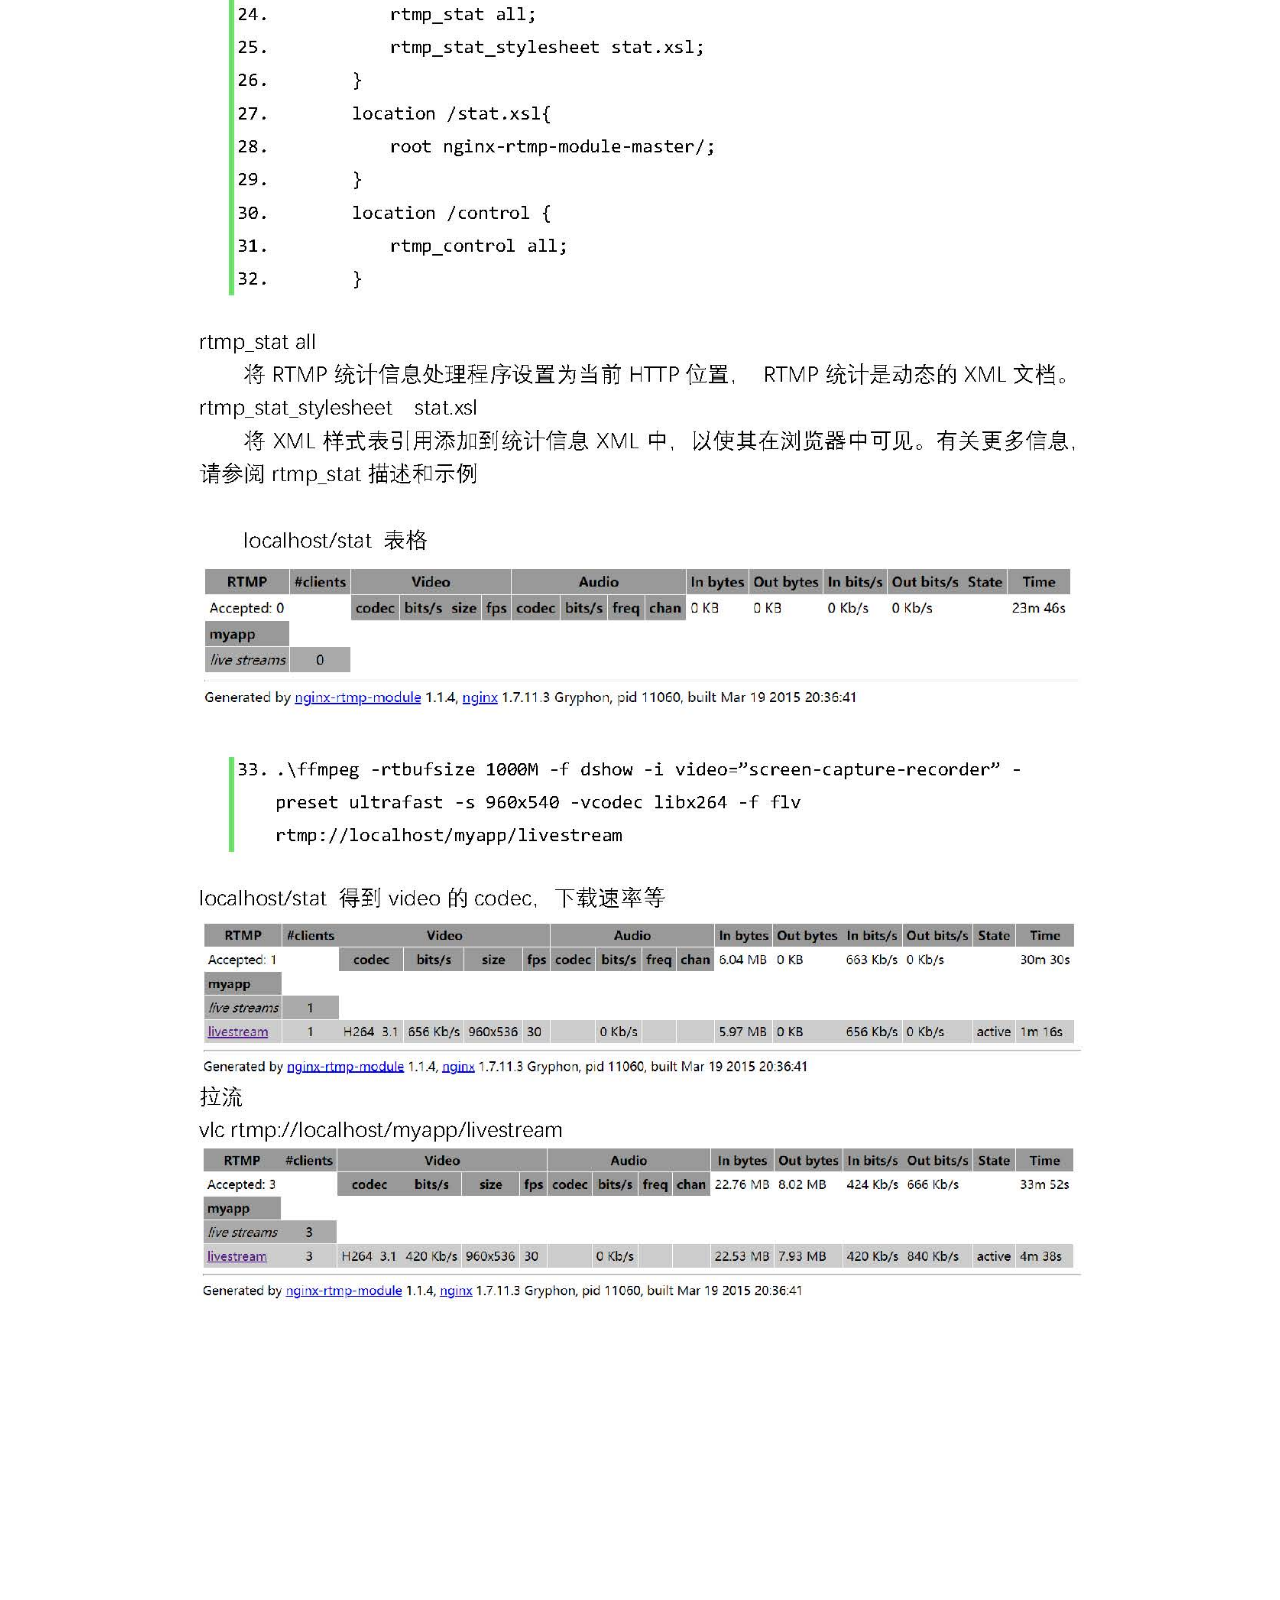
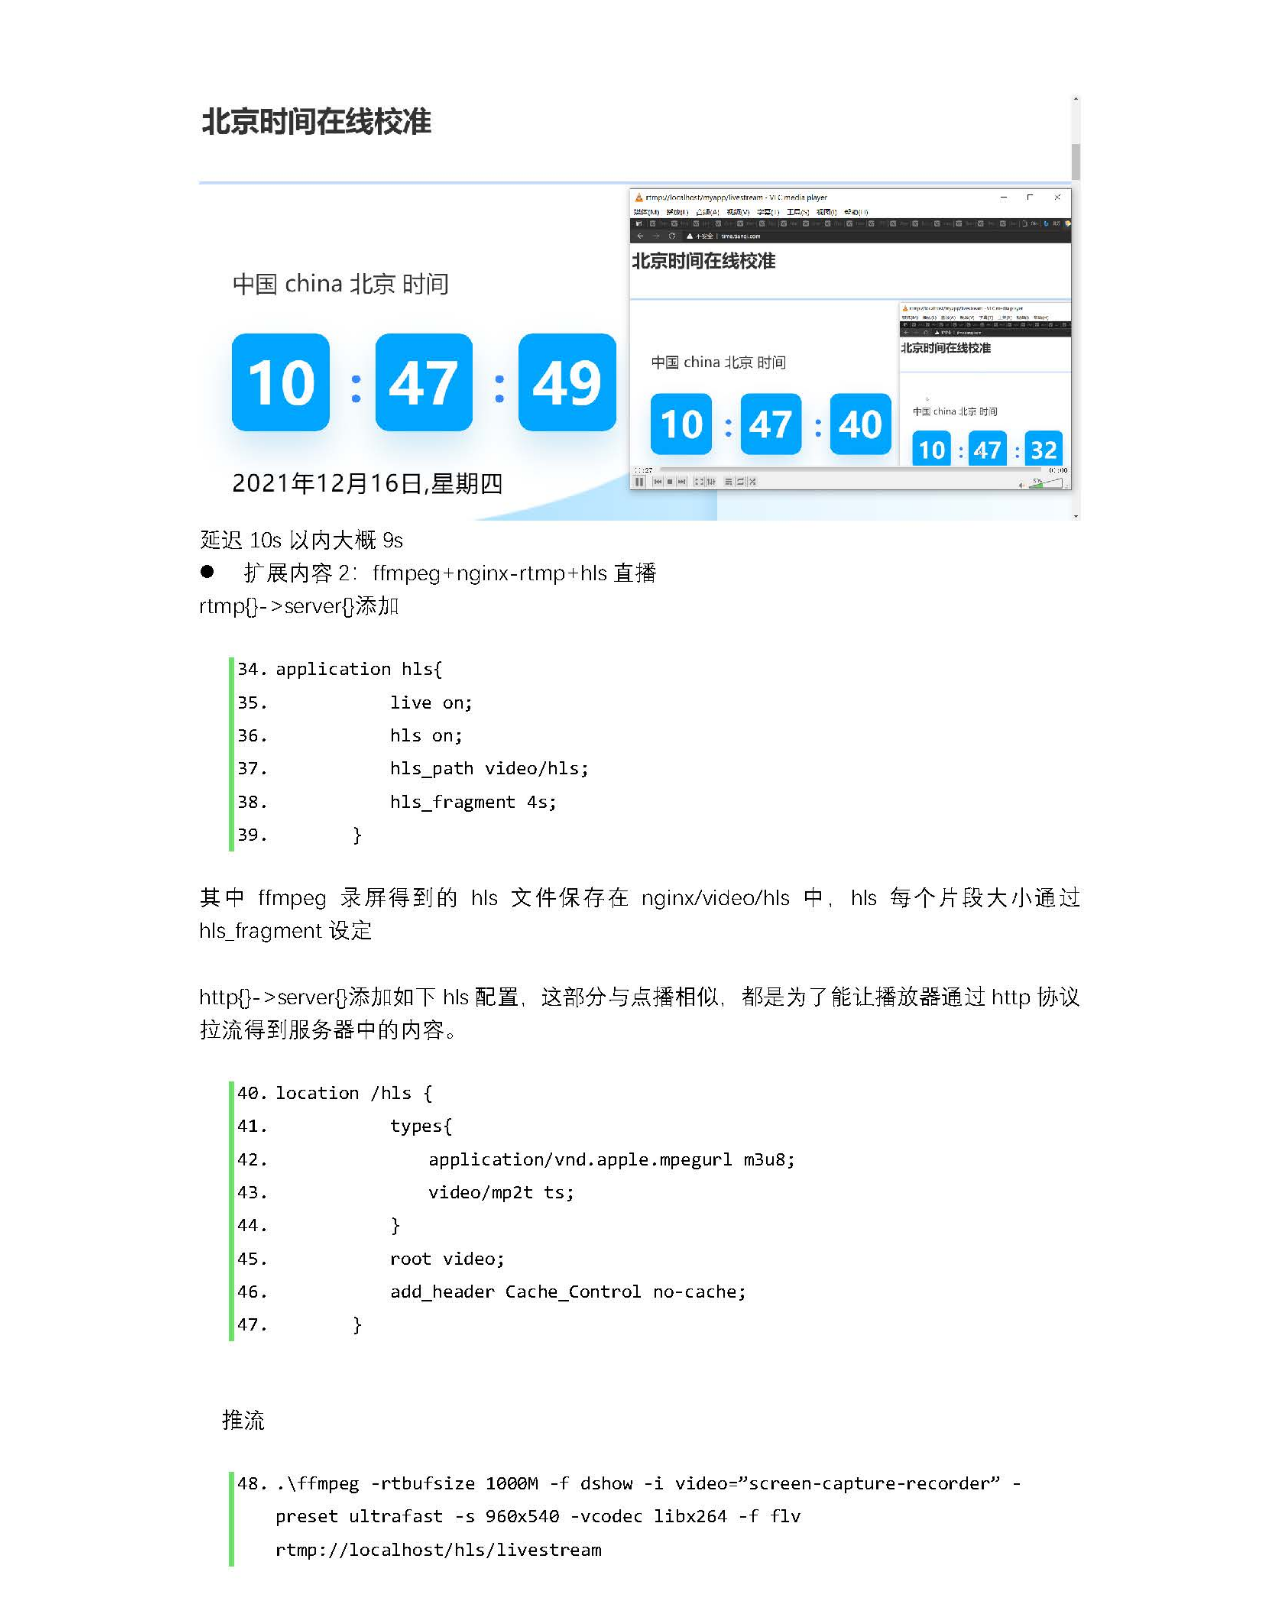
<file: pdf/流媒体实验报告.html>
<!DOCTYPE html>
<html>
  <body>
    <img src="media/01.jpg" style="width: 100%"/>
    <img src="media/02.jpg" style="width: 100%"/>
    <img src="media/03.jpg" style="width: 100%"/>
    <img src="media/04.jpg" style="width: 100%"/>
    <img src="media/05.jpg" style="width: 100%"/>
    <img src="media/06.jpg" style="width: 100%"/>
    <img src="media/07.jpg" style="width: 100%"/>
    <img src="media/08.jpg" style="width: 100%"/>
    <img src="media/09.jpg" style="width: 100%"/>
    <img src="media/10.jpg" style="width: 100%"/>
    <img src="media/11.jpg" style="width: 100%"/>
    <img src="media/12.jpg" style="width: 100%"/>
  </body>
</html>
</file>
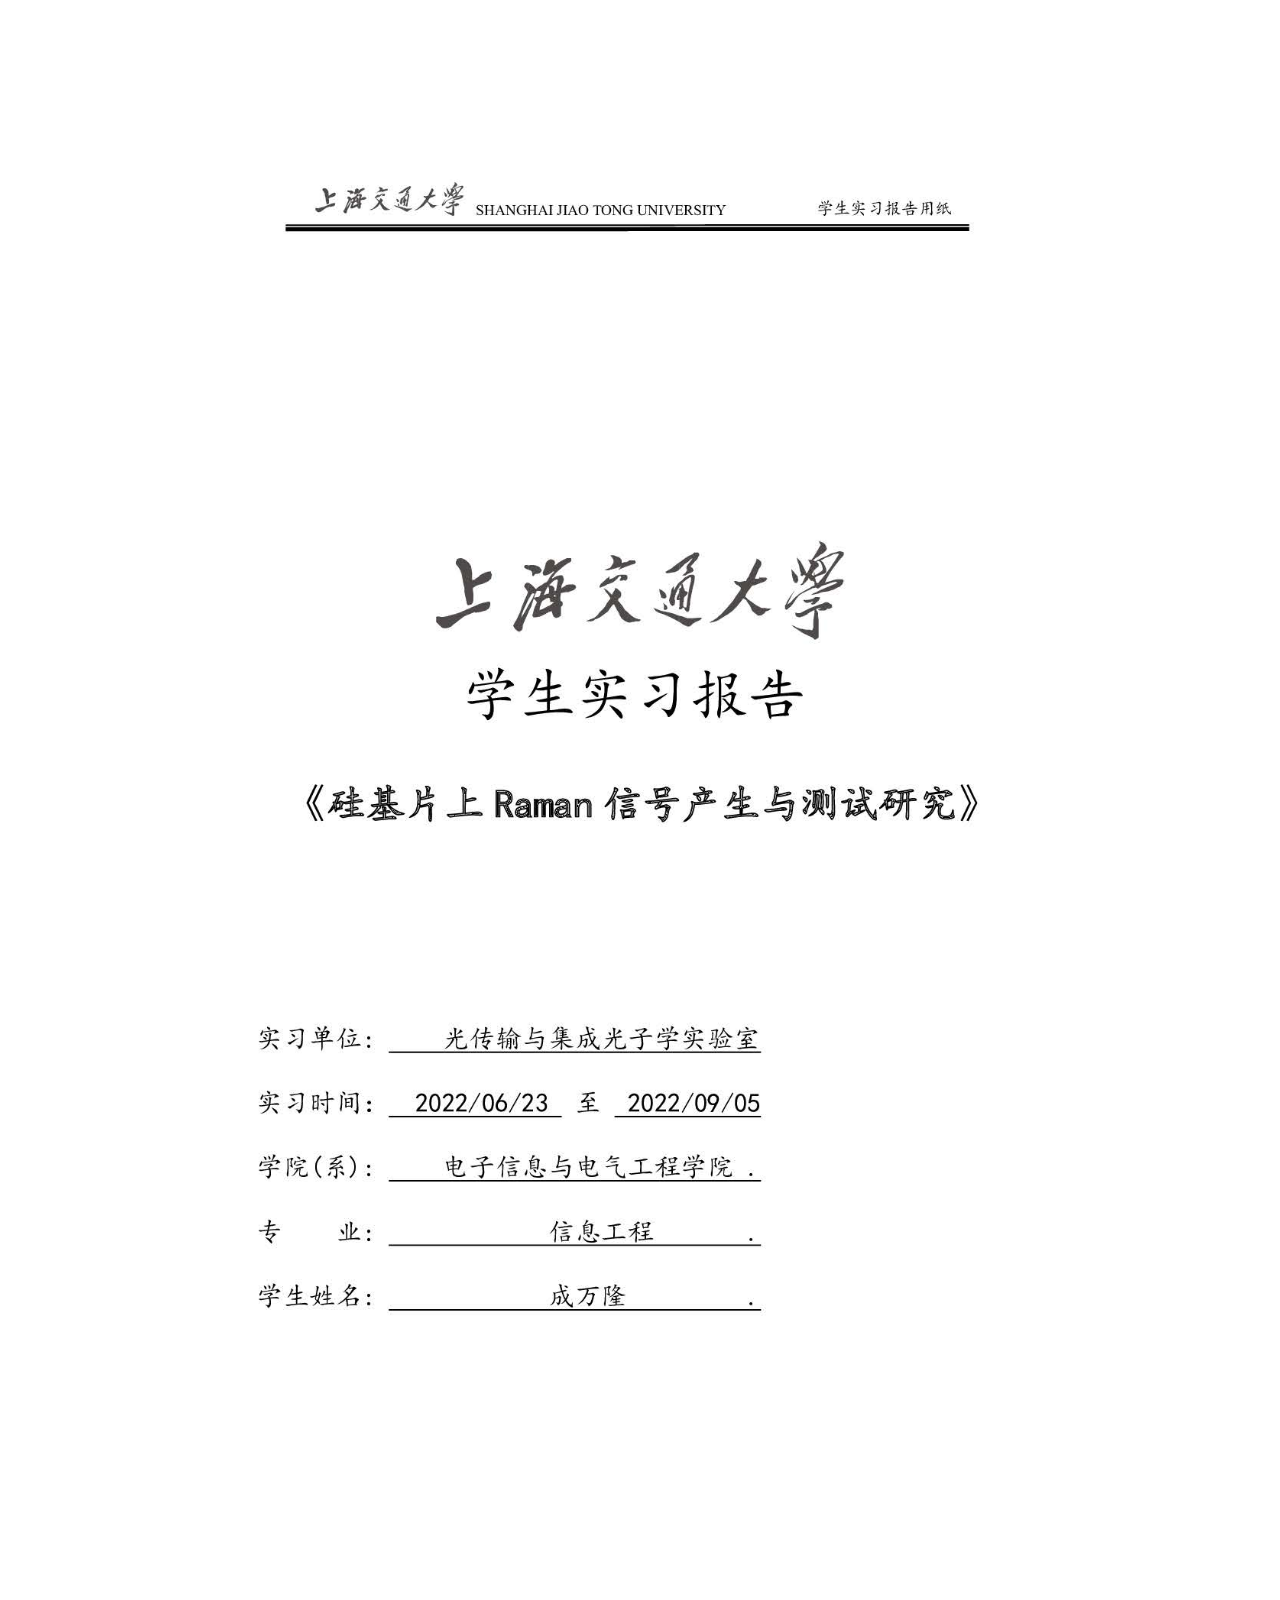
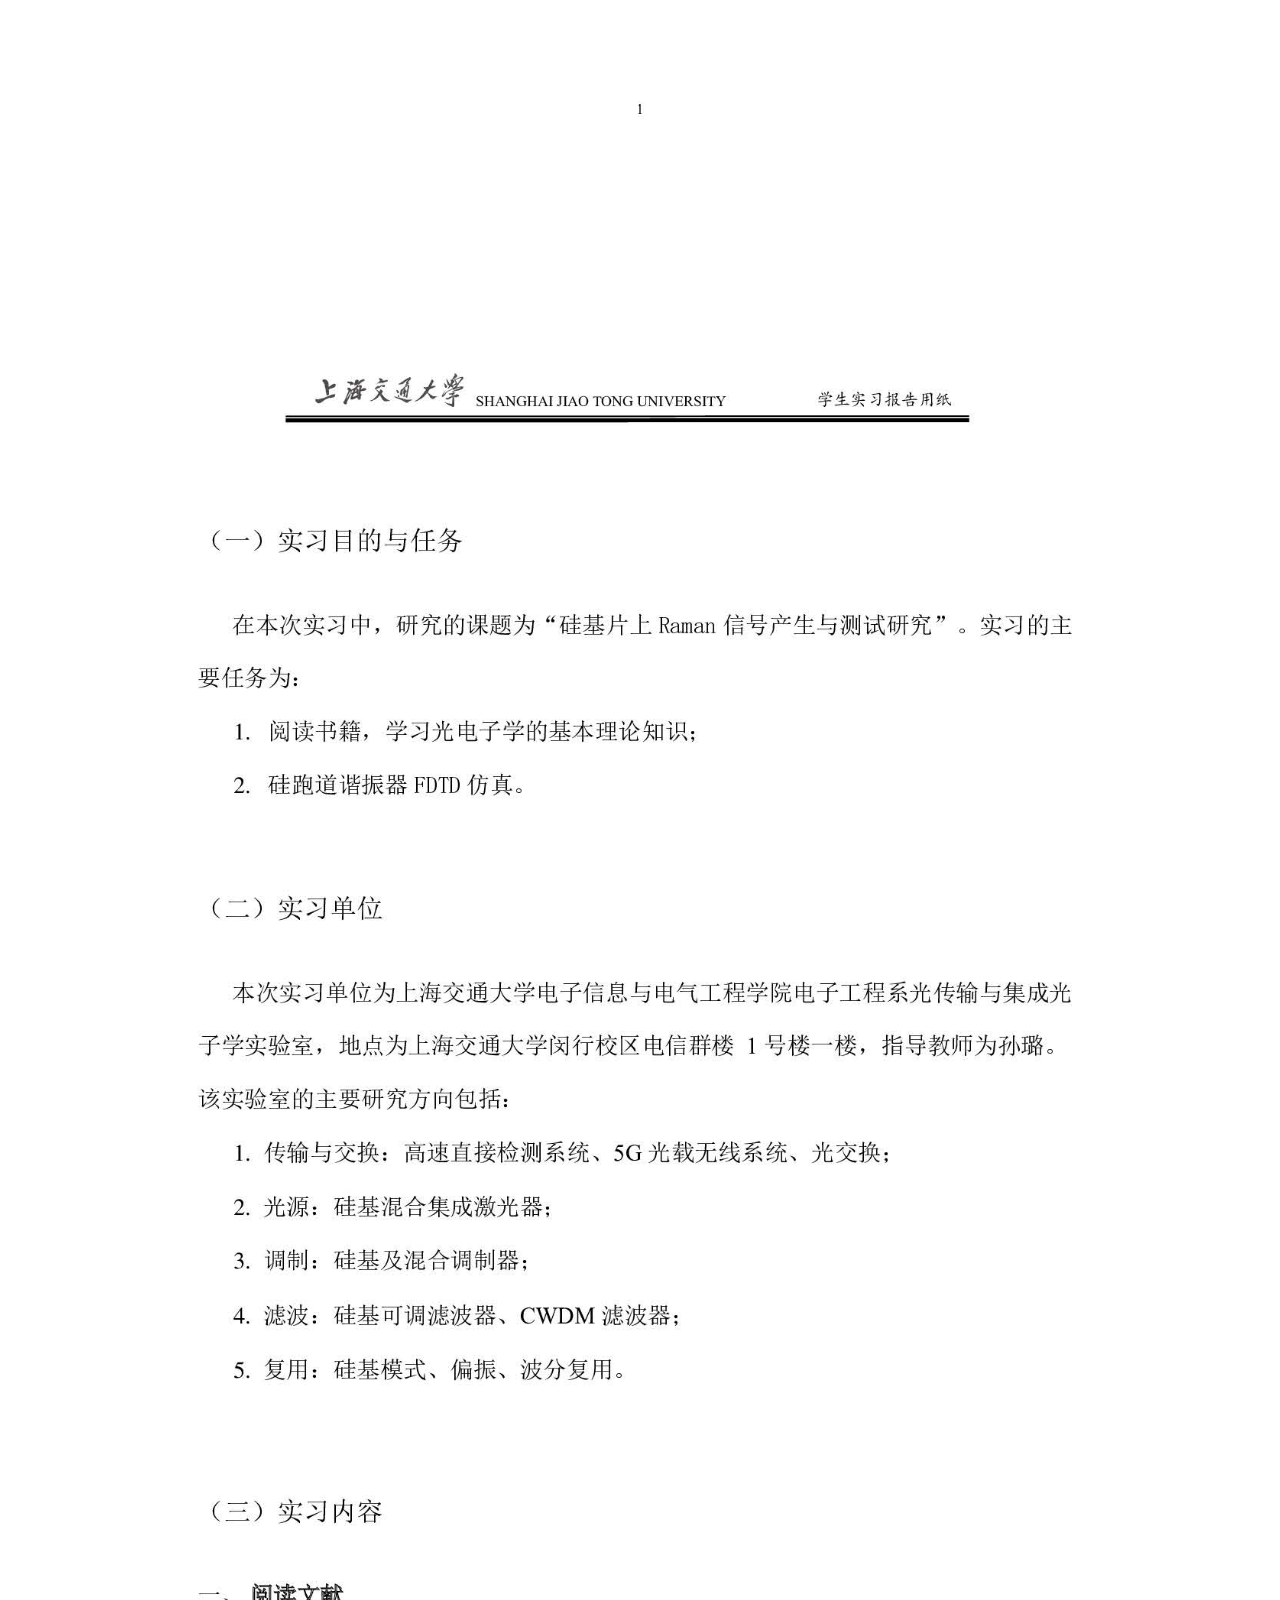
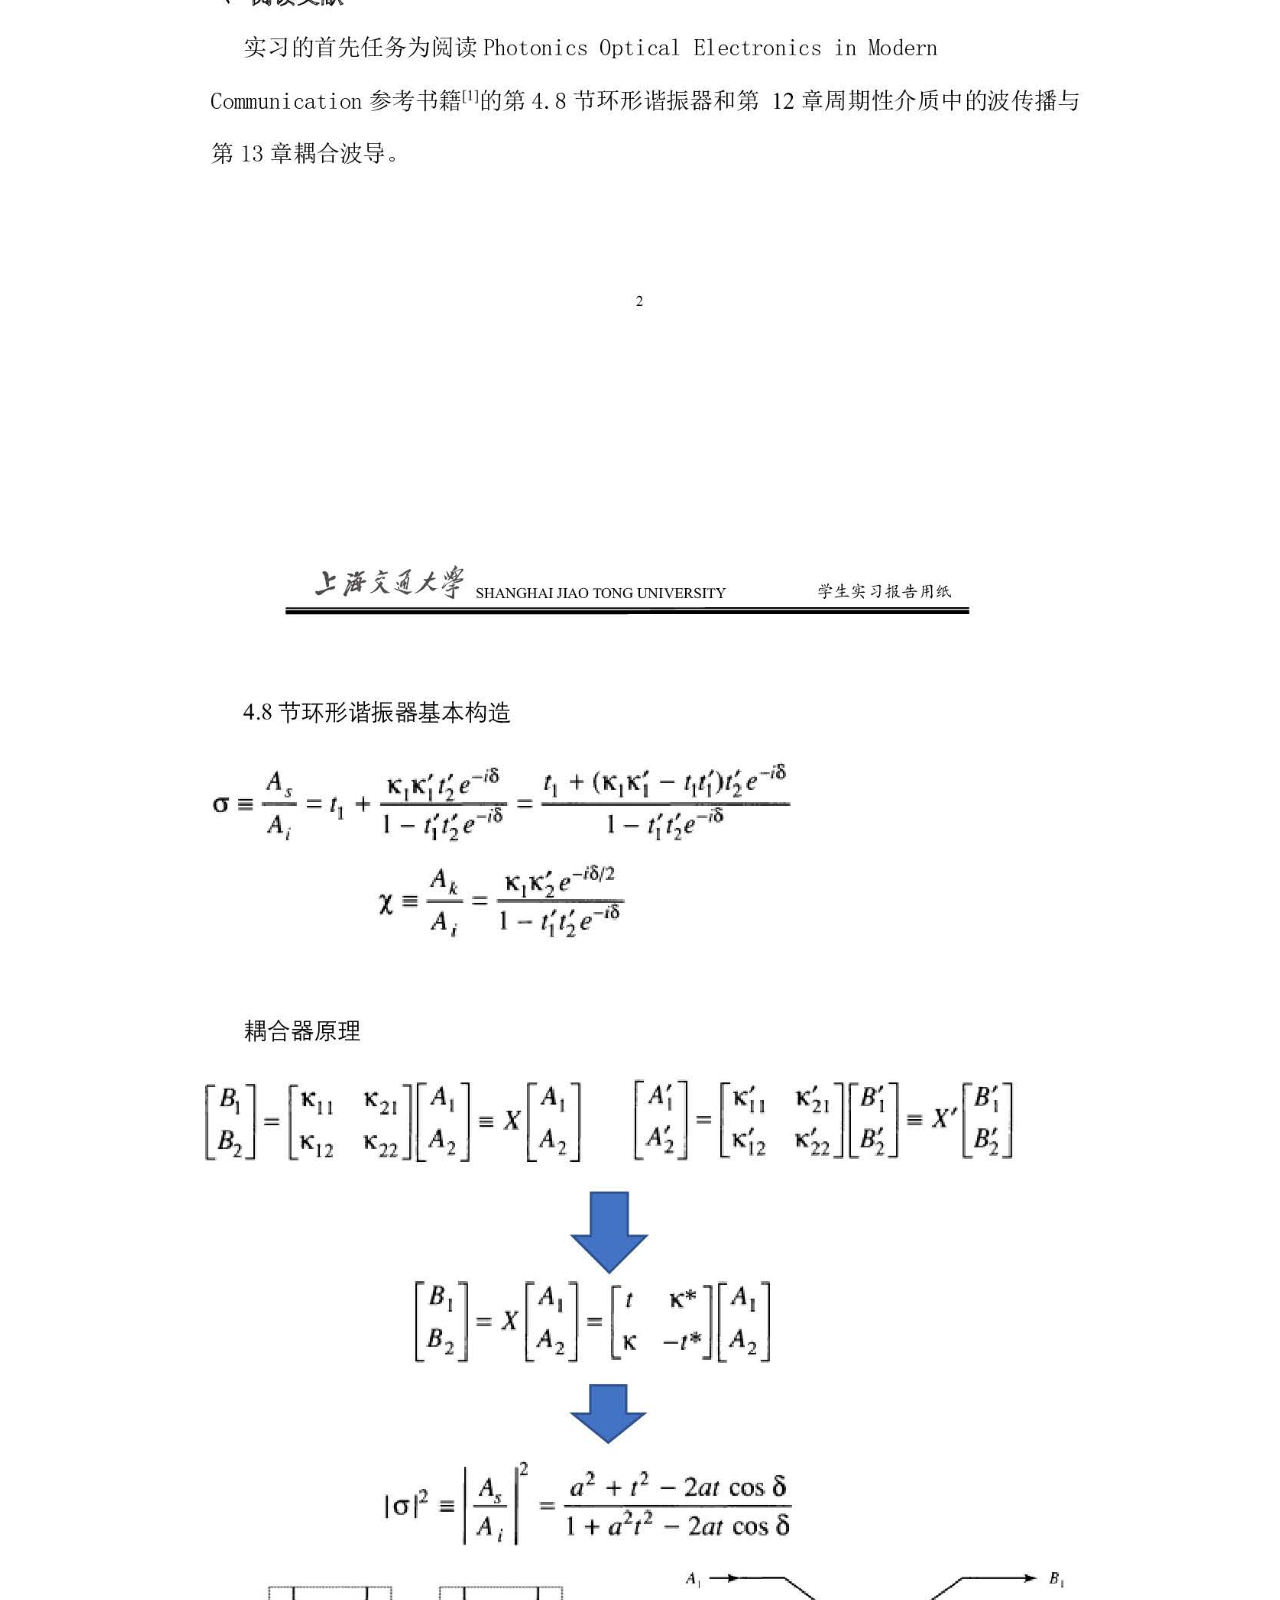
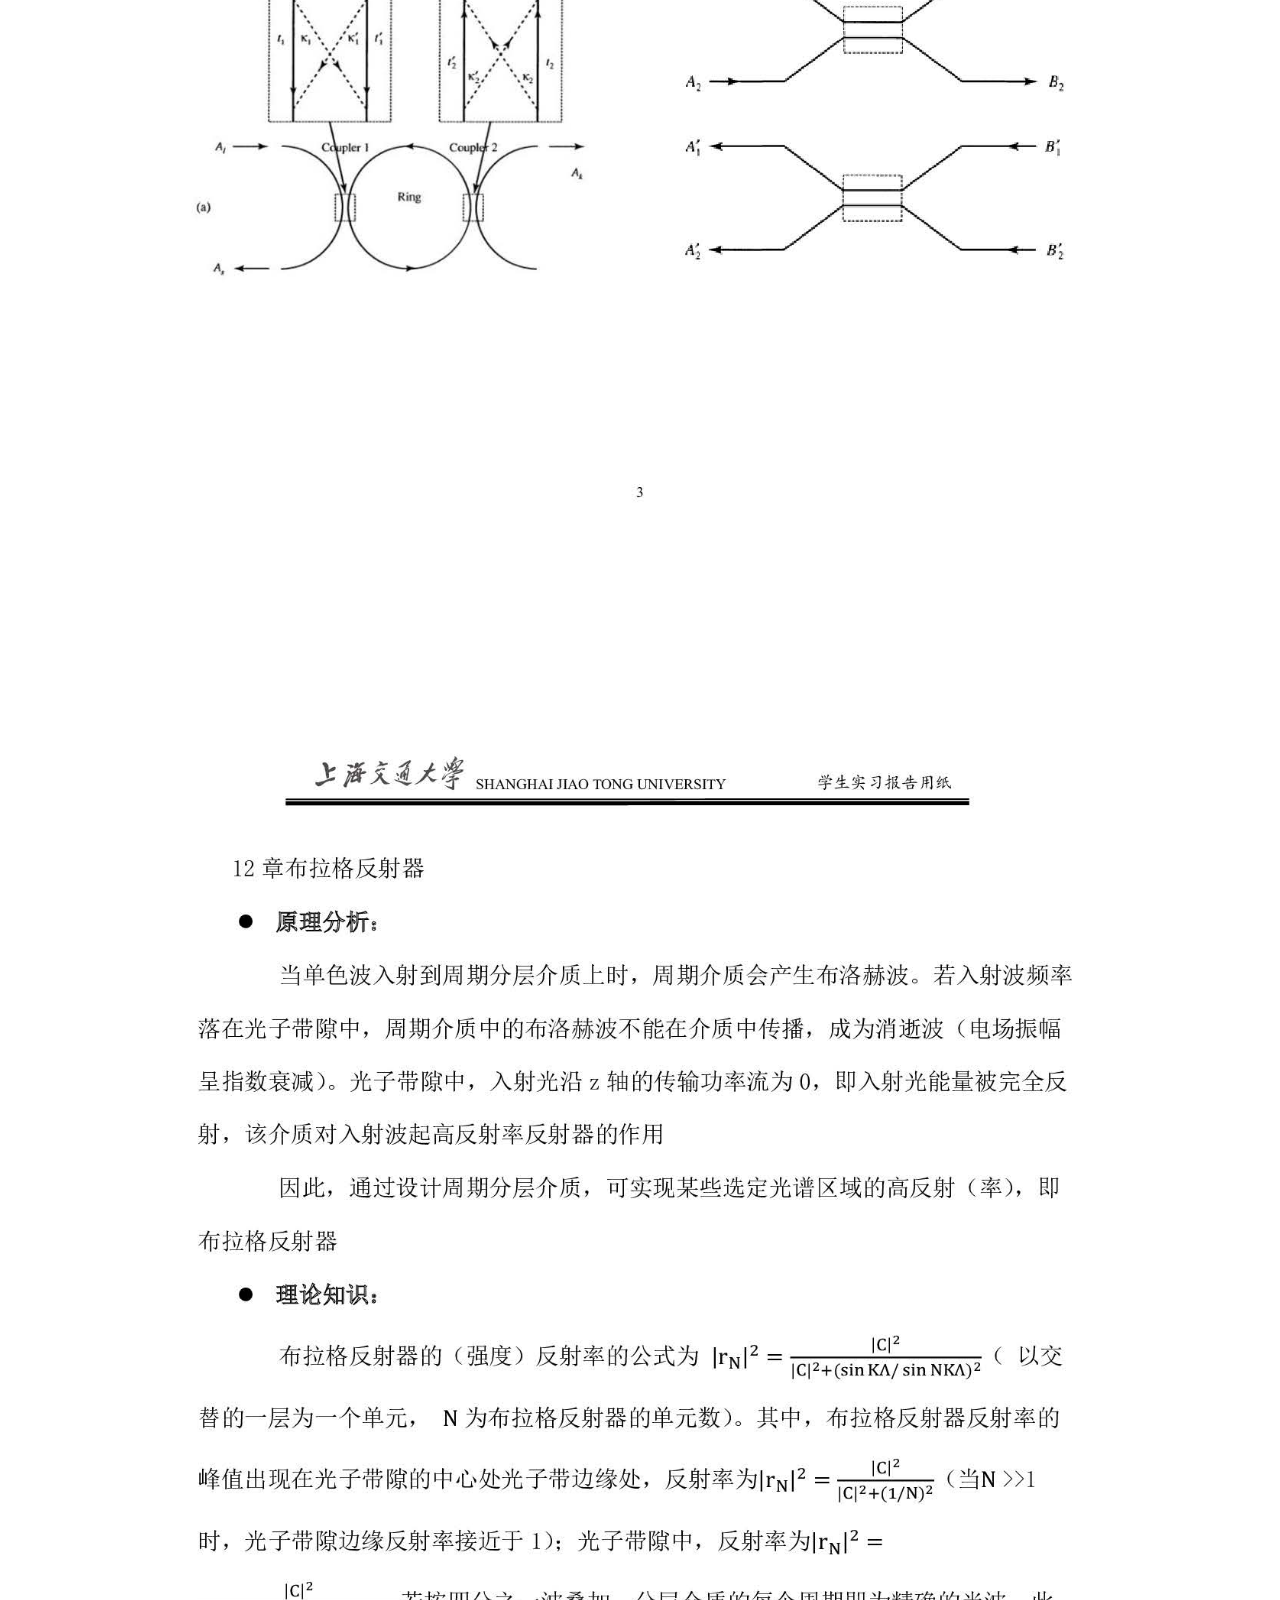
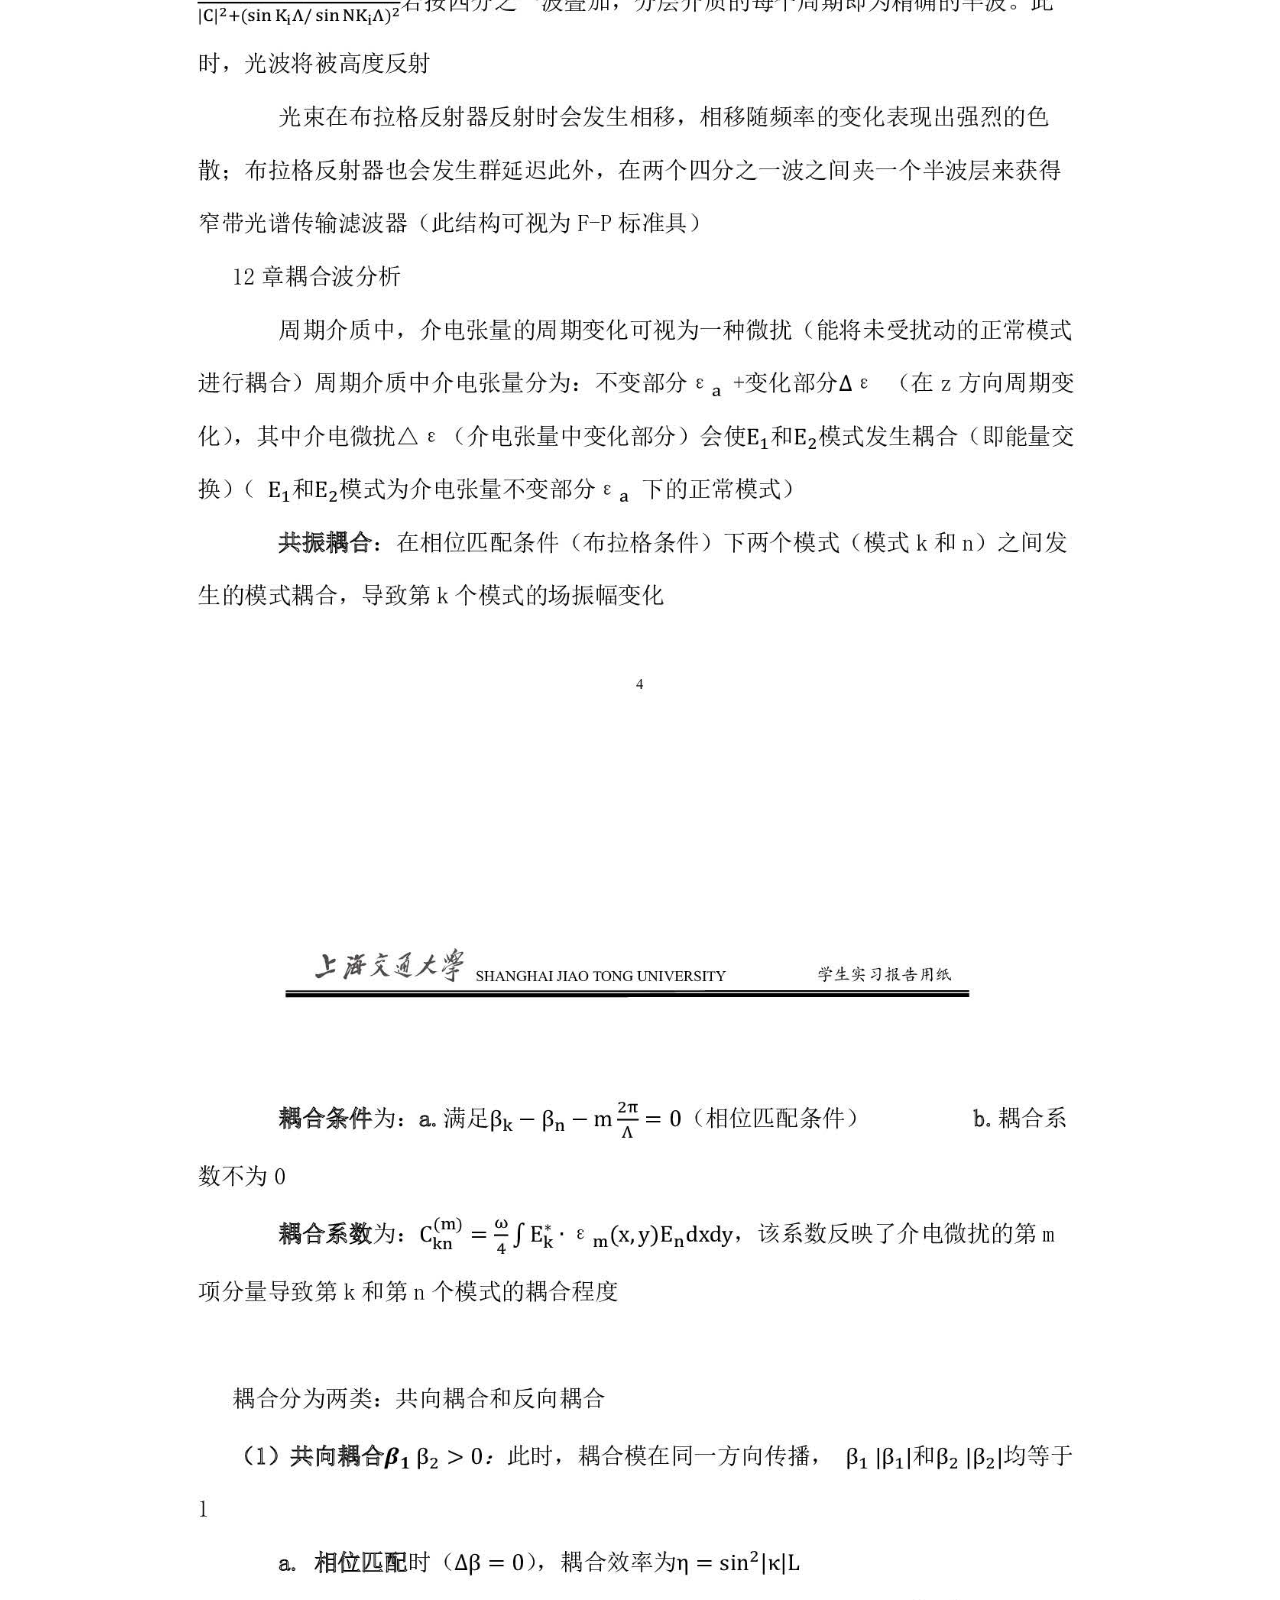
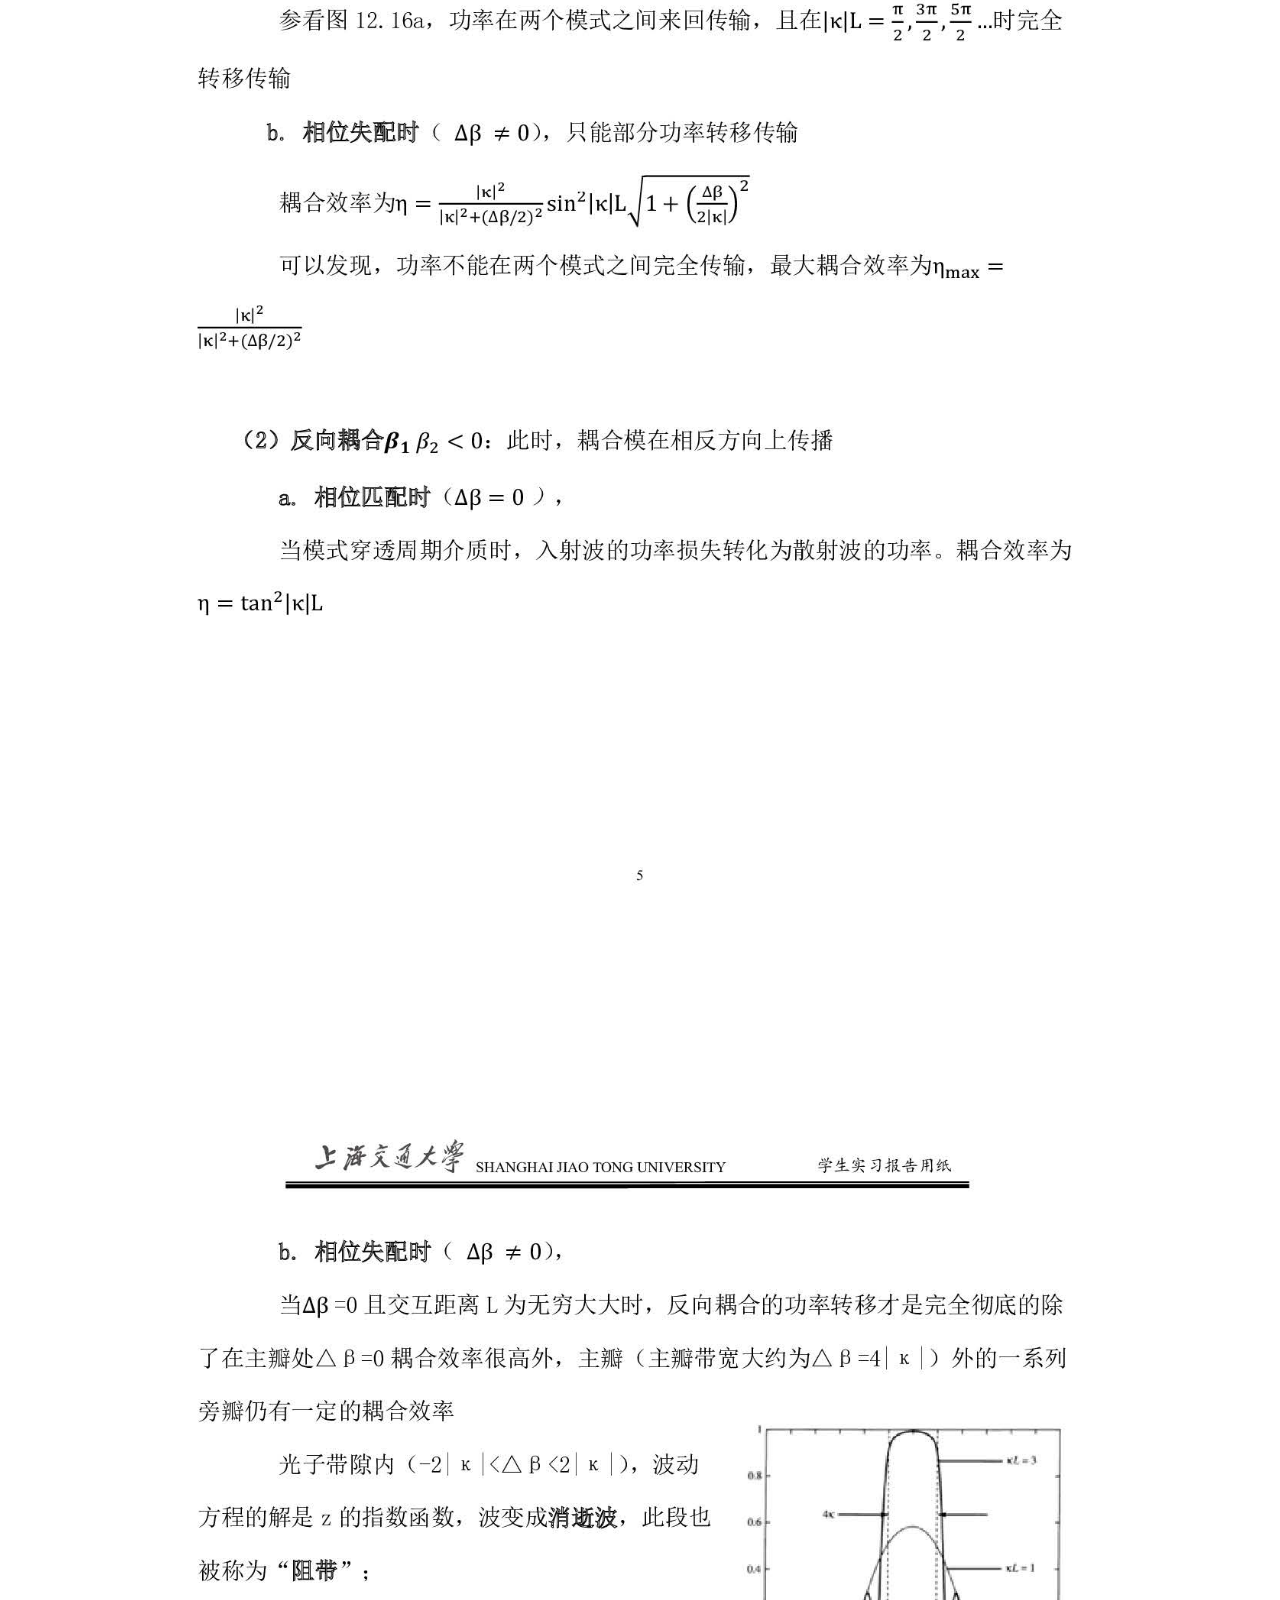
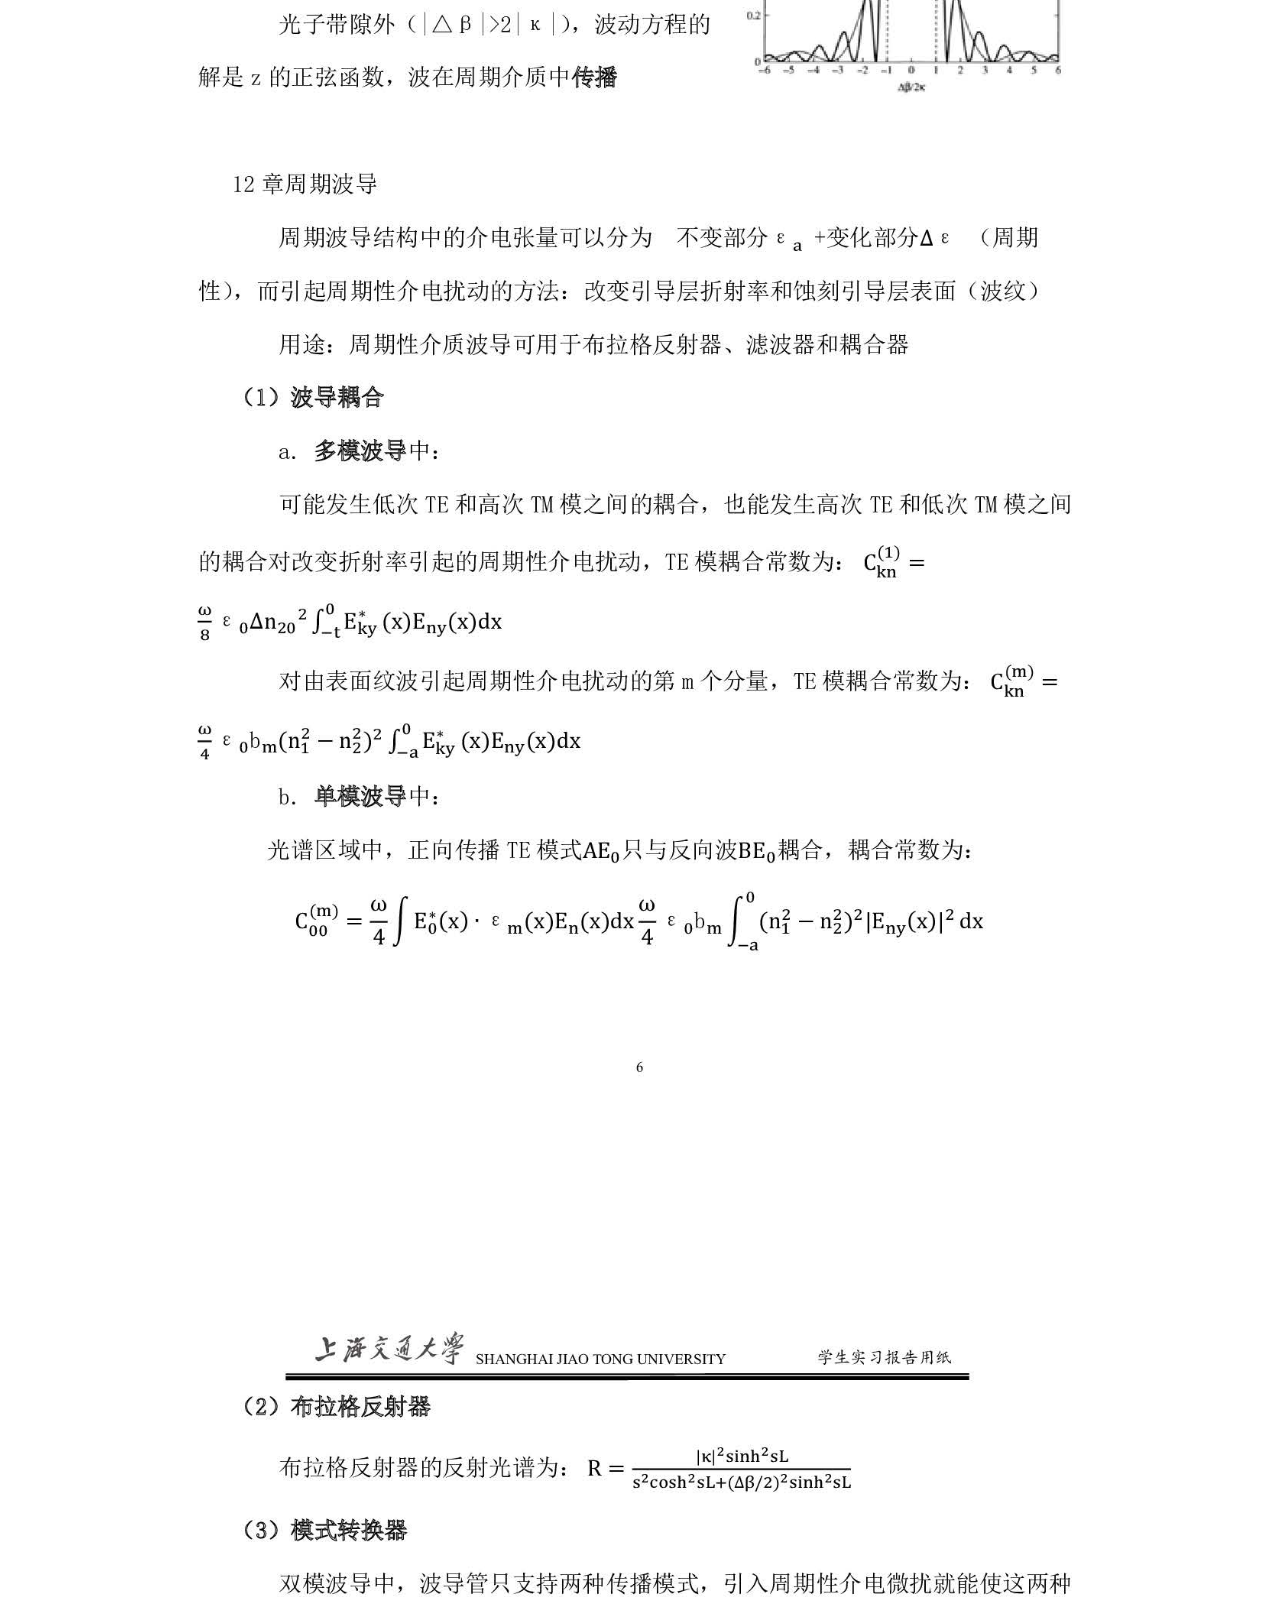
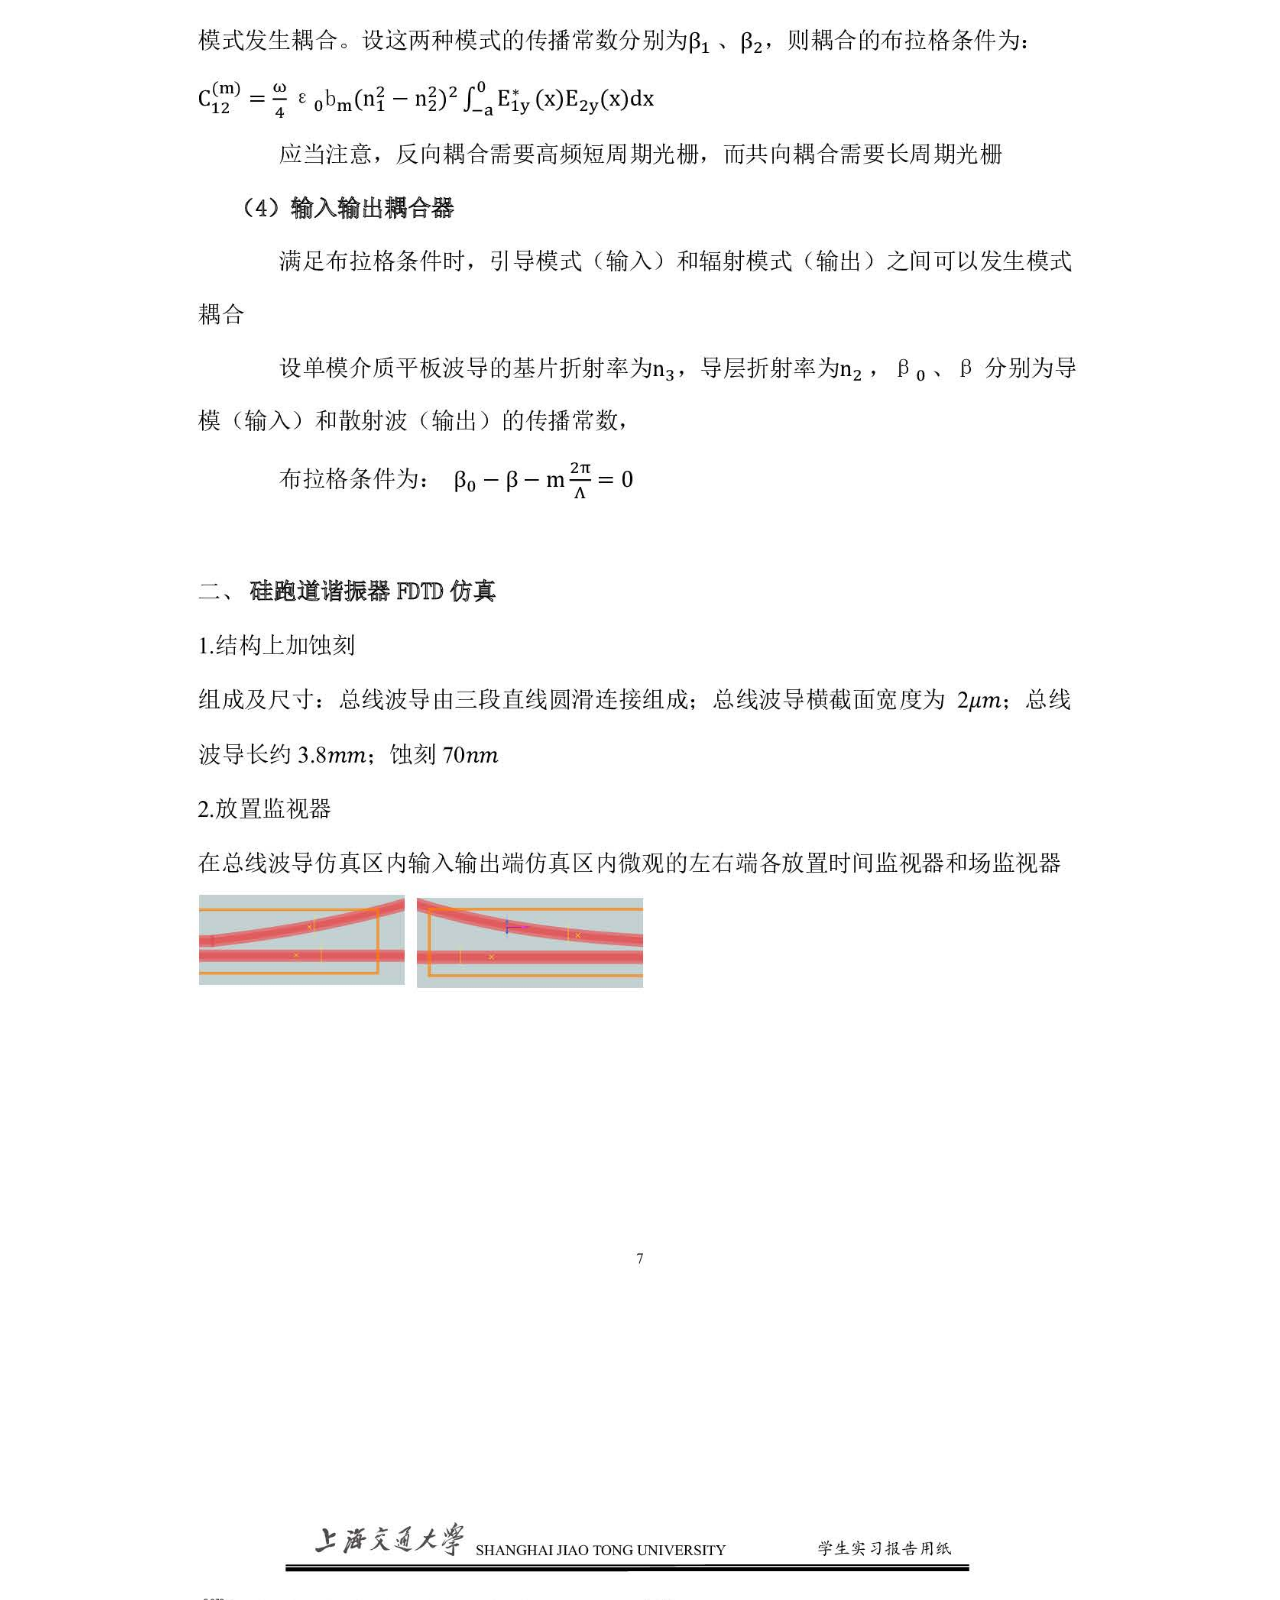
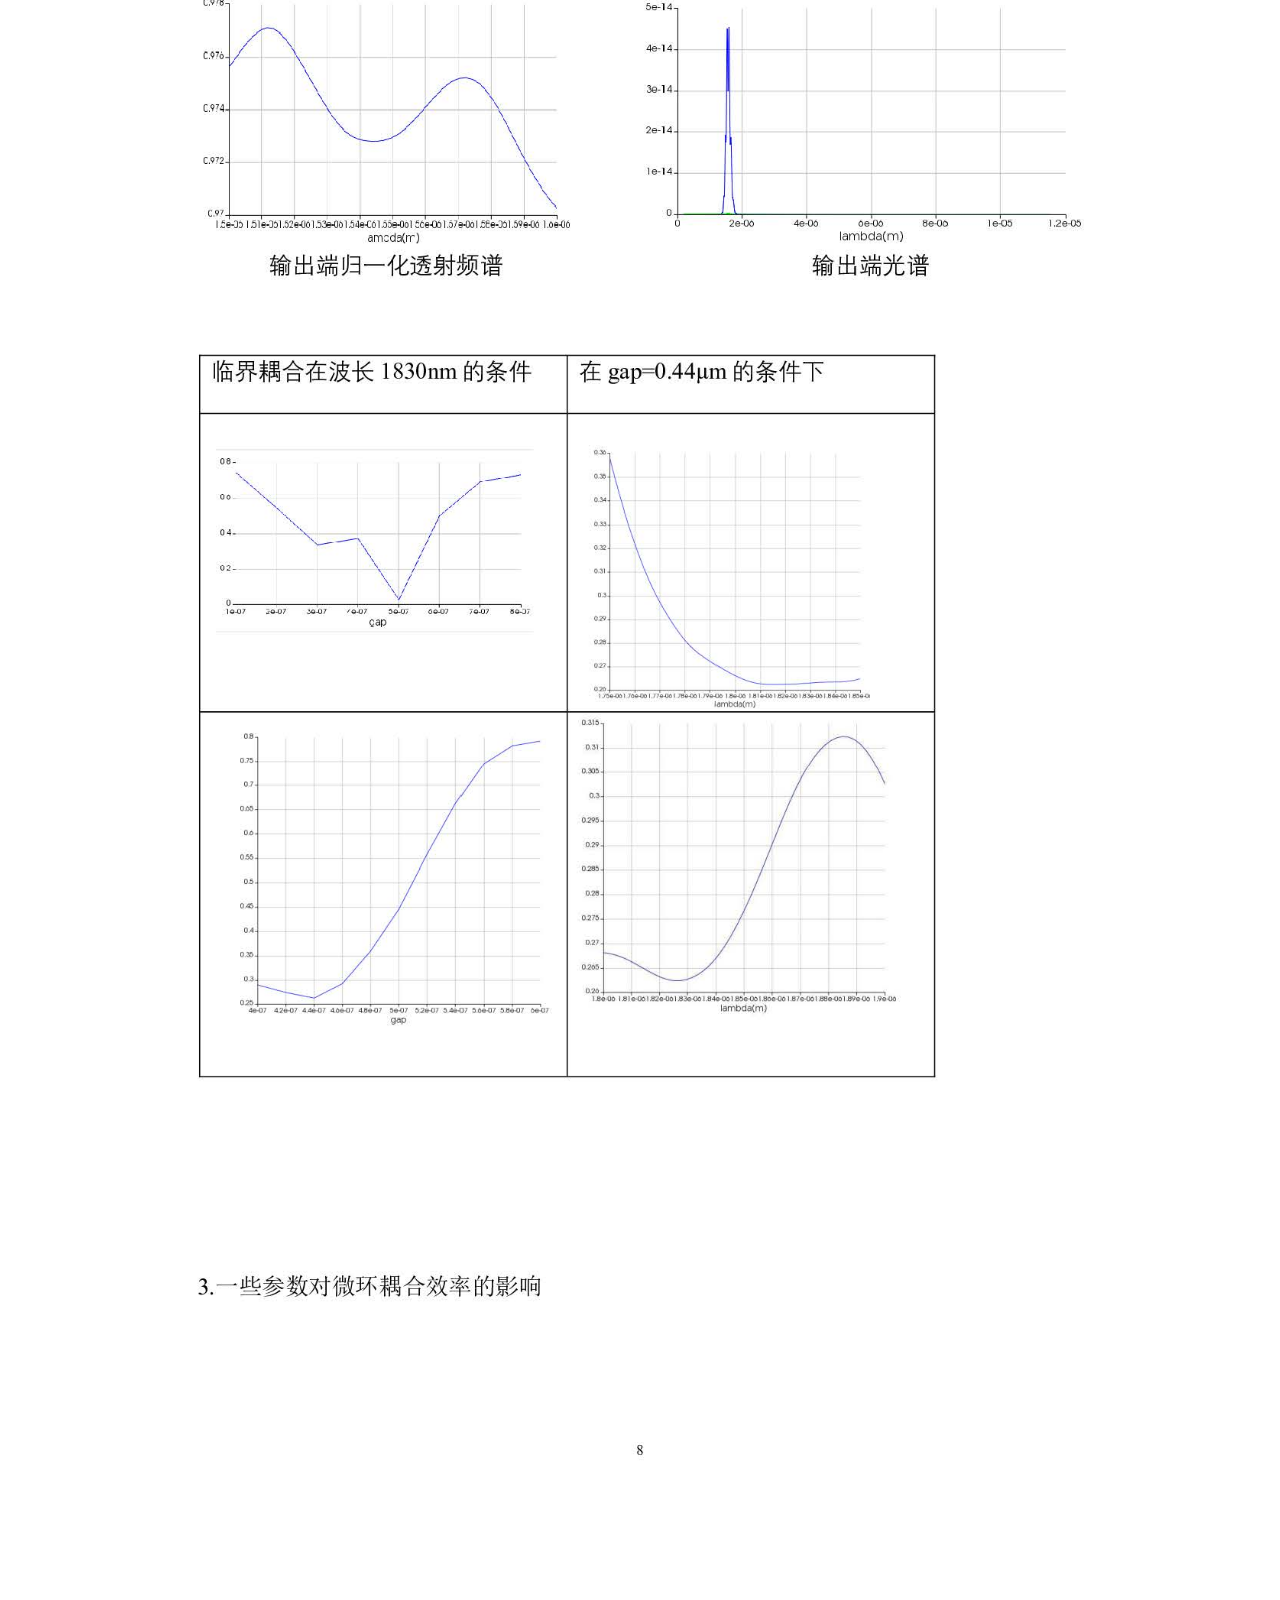
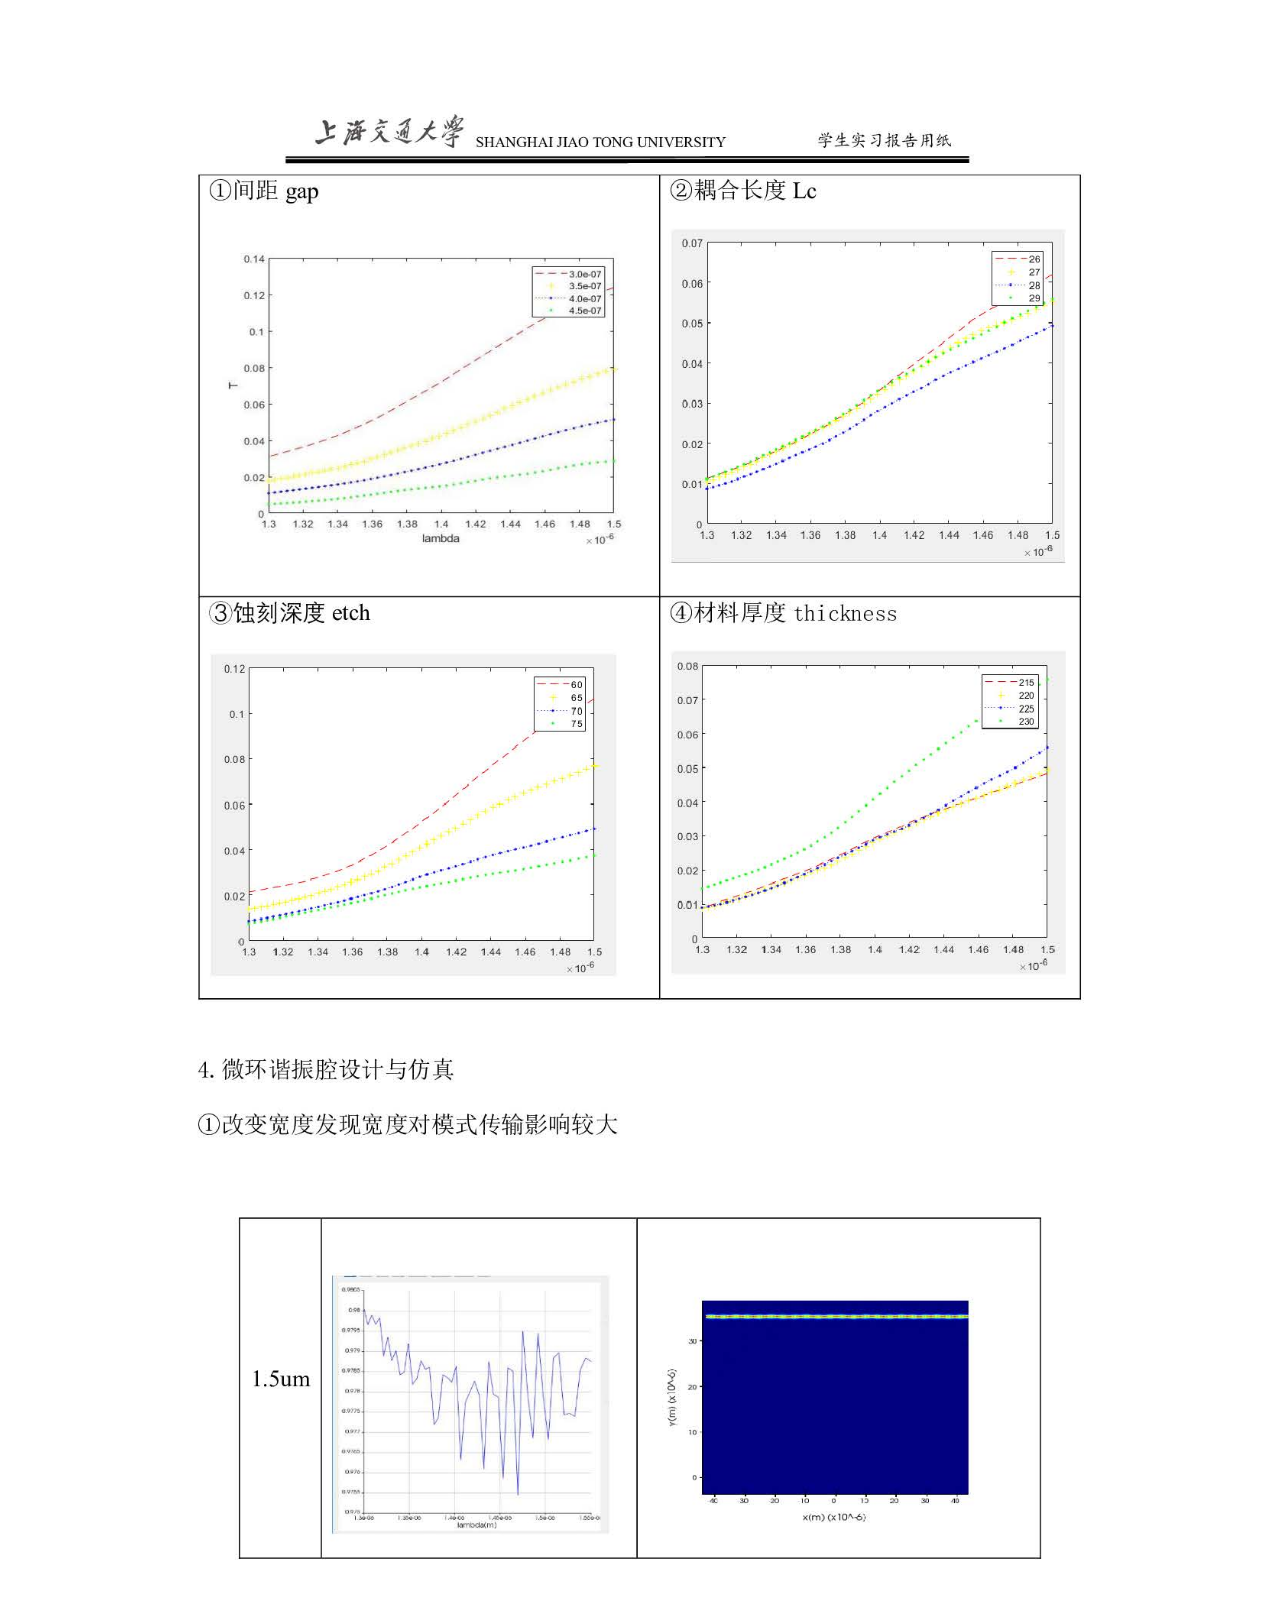
<file: pdf/硅基片上Raman信号产生与测试研究.html>
<!DOCTYPE html>
<html>
  <head>
  </head>
  <body>
    <img src="Raman/01.jpg" style="width: 100%;"/>
    <img src="Raman/02.jpg" style="width: 100%;"/>
    <img src="Raman/03.jpg" style="width: 100%;"/>
    <img src="Raman/04.jpg" style="width: 100%;"/>
    <img src="Raman/05.jpg" style="width: 100%;"/>
    <img src="Raman/06.jpg" style="width: 100%;"/>
    <img src="Raman/07.jpg" style="width: 100%;"/>
    <img src="Raman/08.jpg" style="width: 100%;"/>
    <img src="Raman/09.jpg" style="width: 100%;"/>
    <img src="Raman/10.jpg" style="width: 100%;"/>
    <img src="Raman/11.jpg" style="width: 100%;"/>
    <img src="Raman/12.jpg" style="width: 100%;"/>
  </body>
</html>
</file>
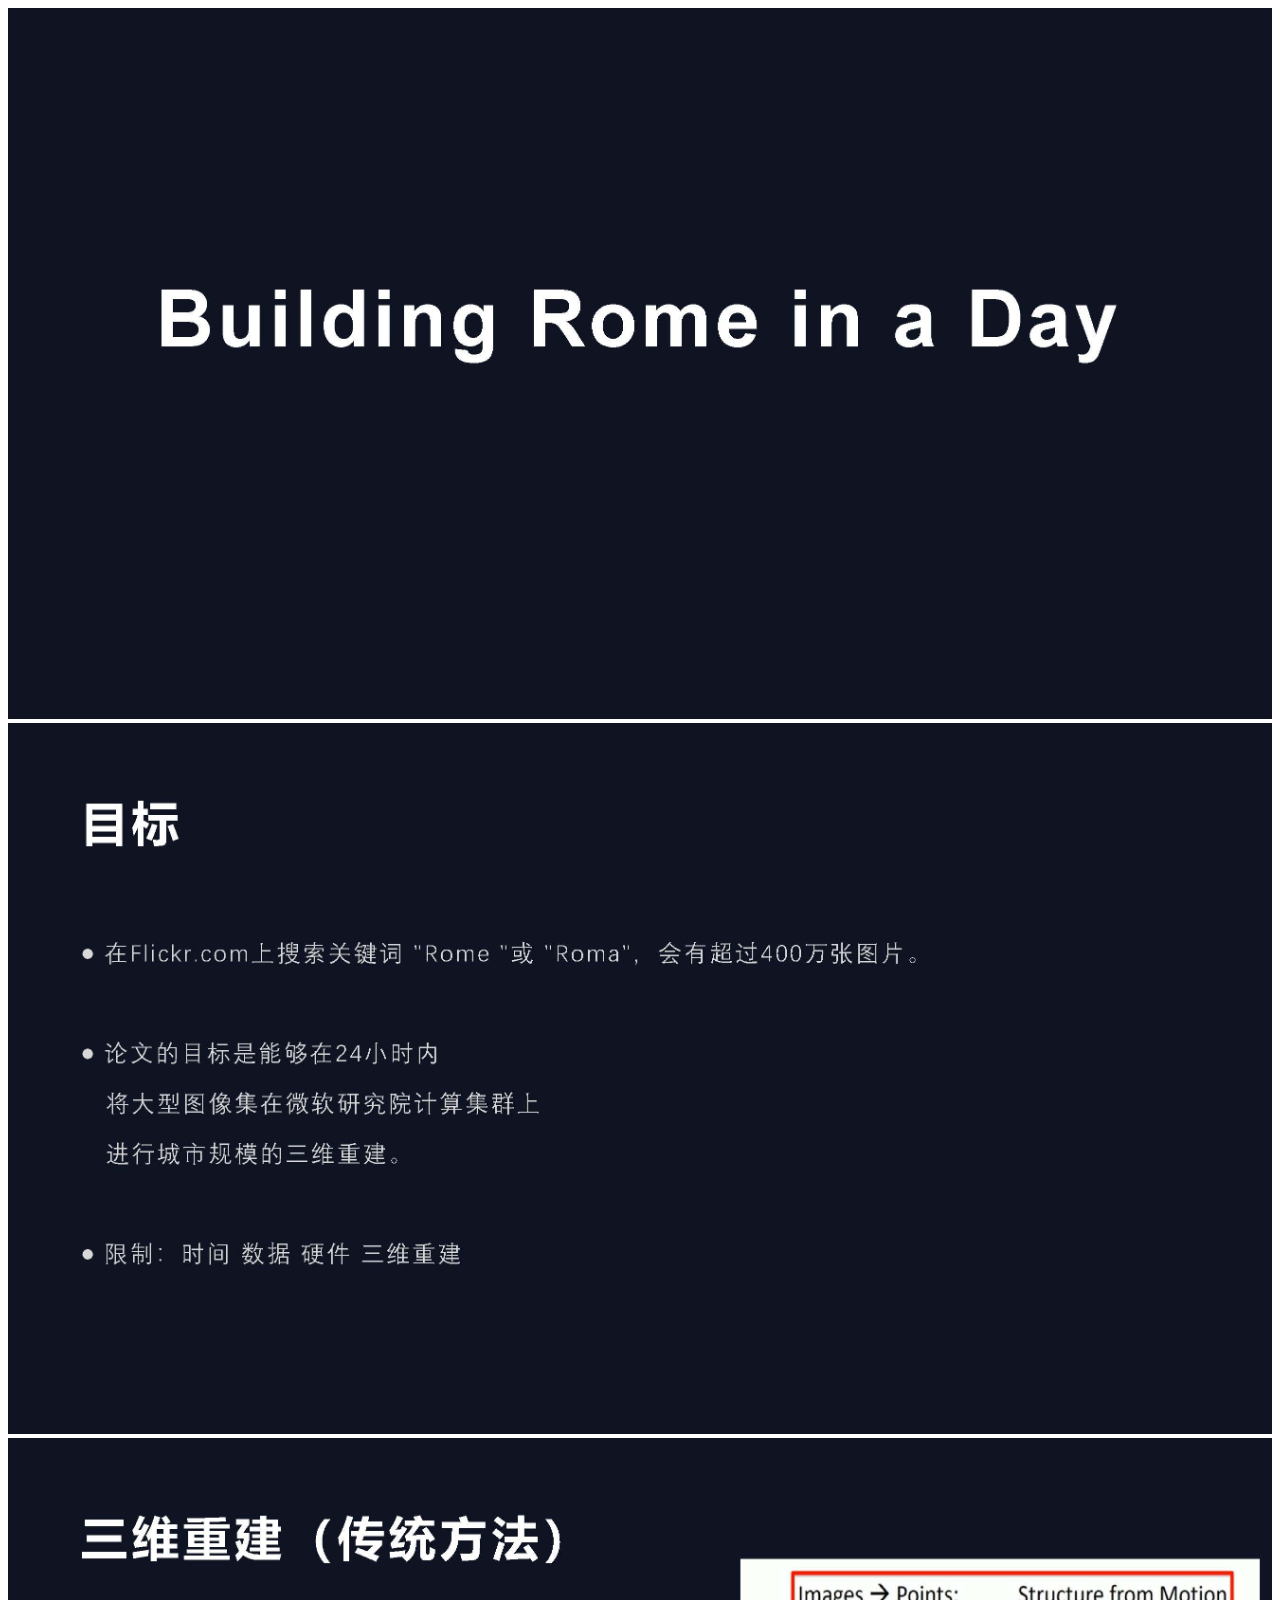
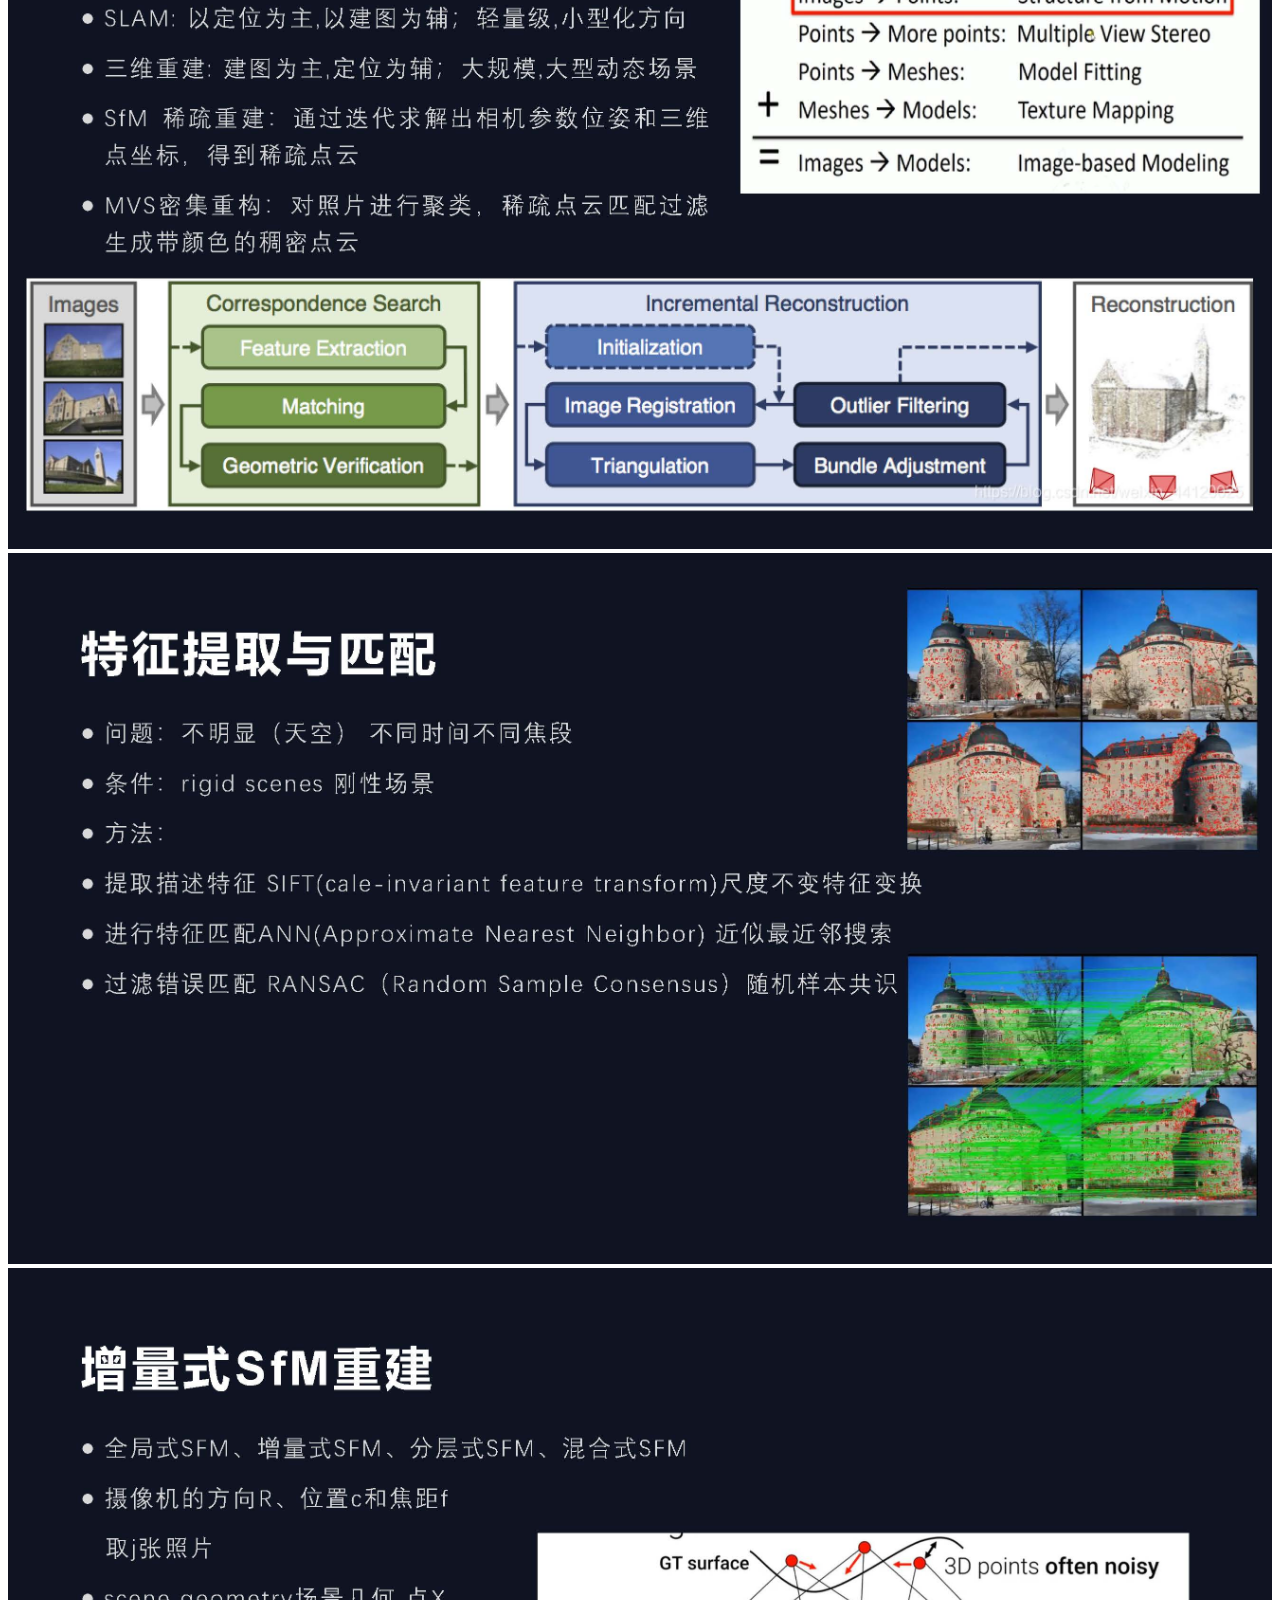
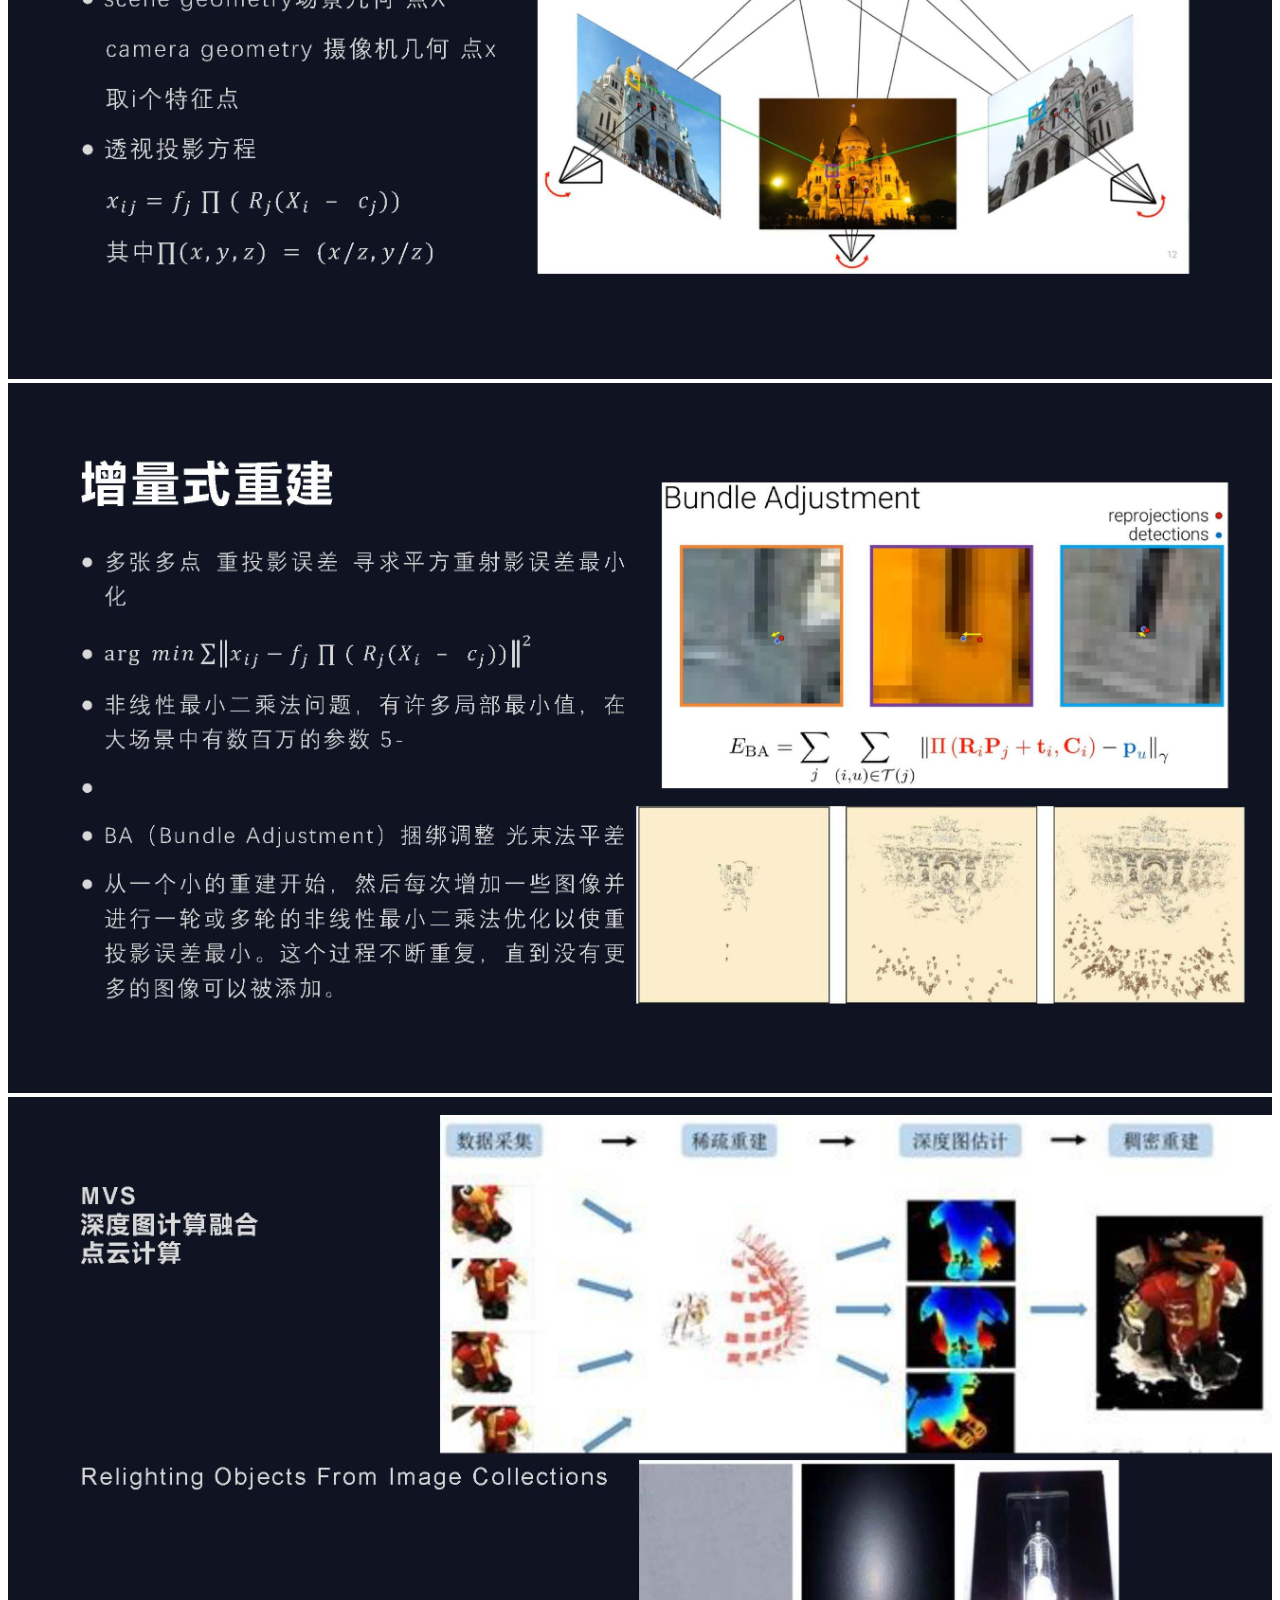
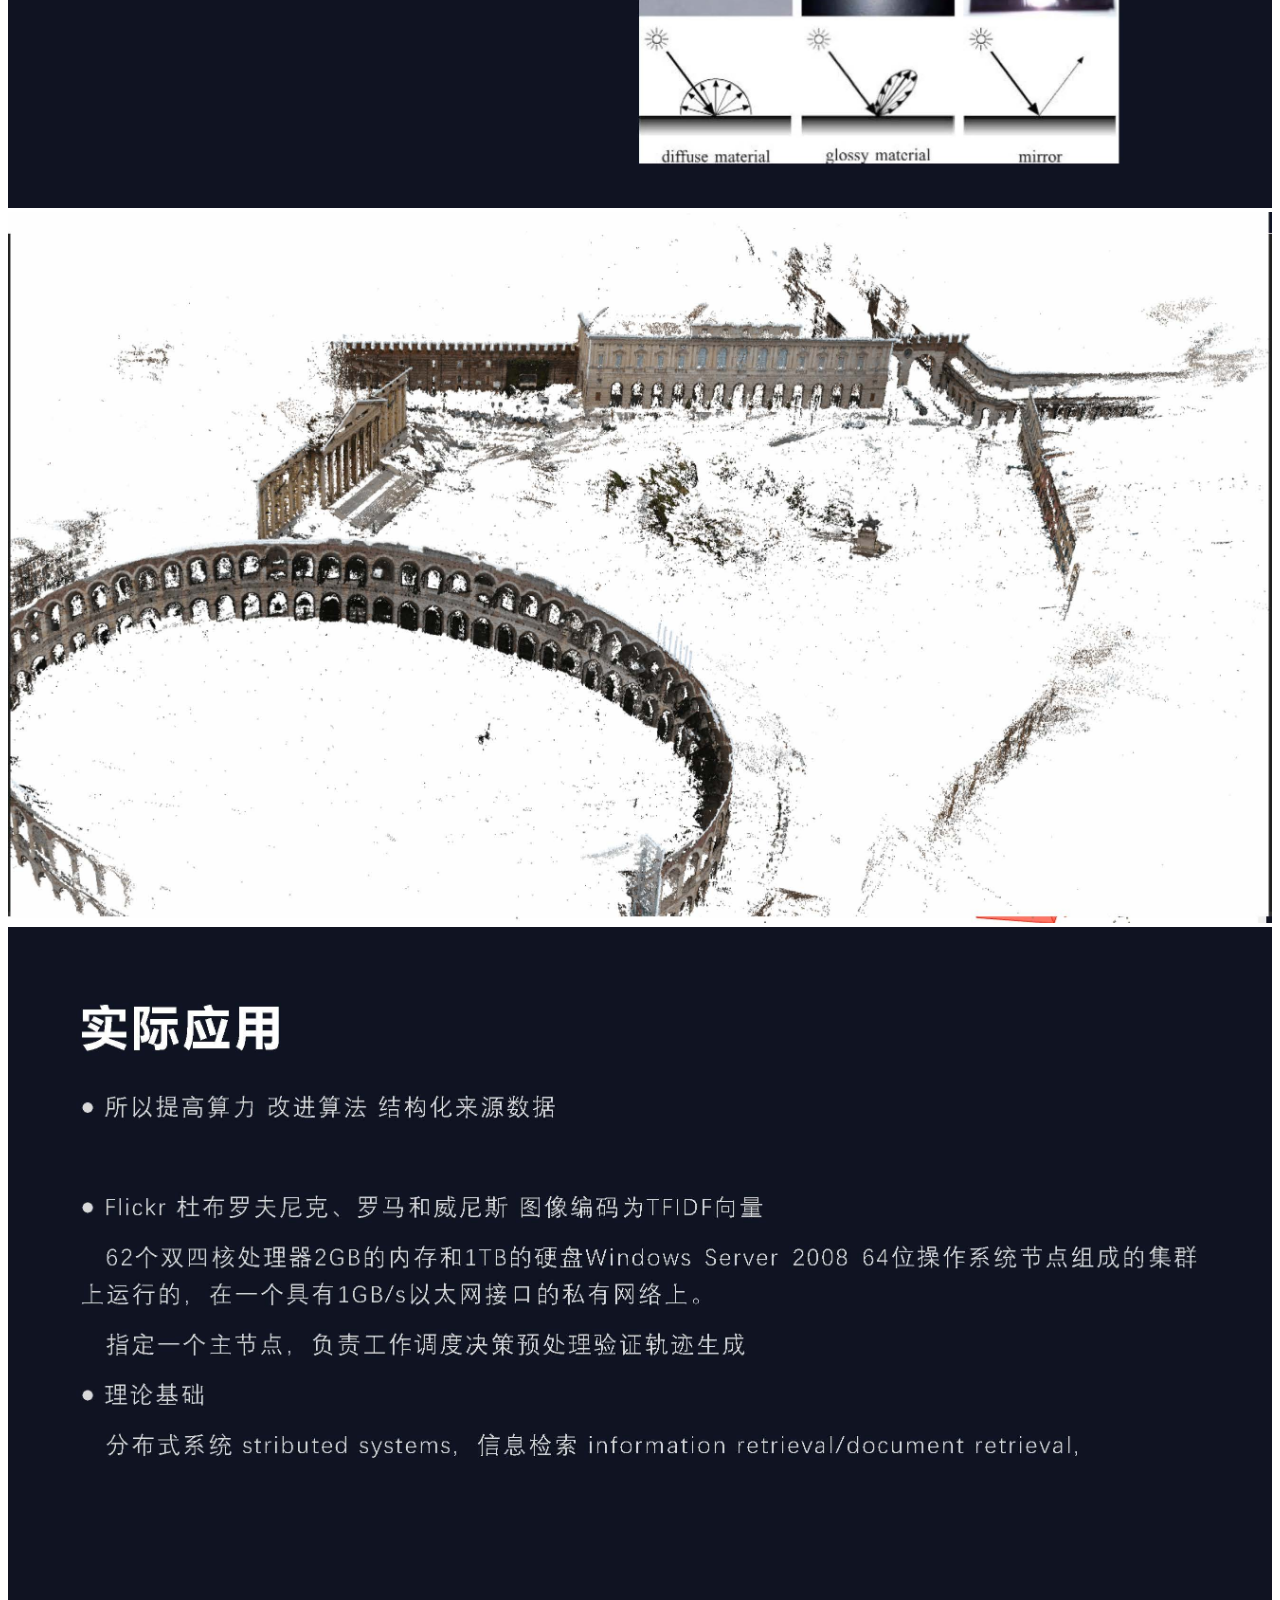
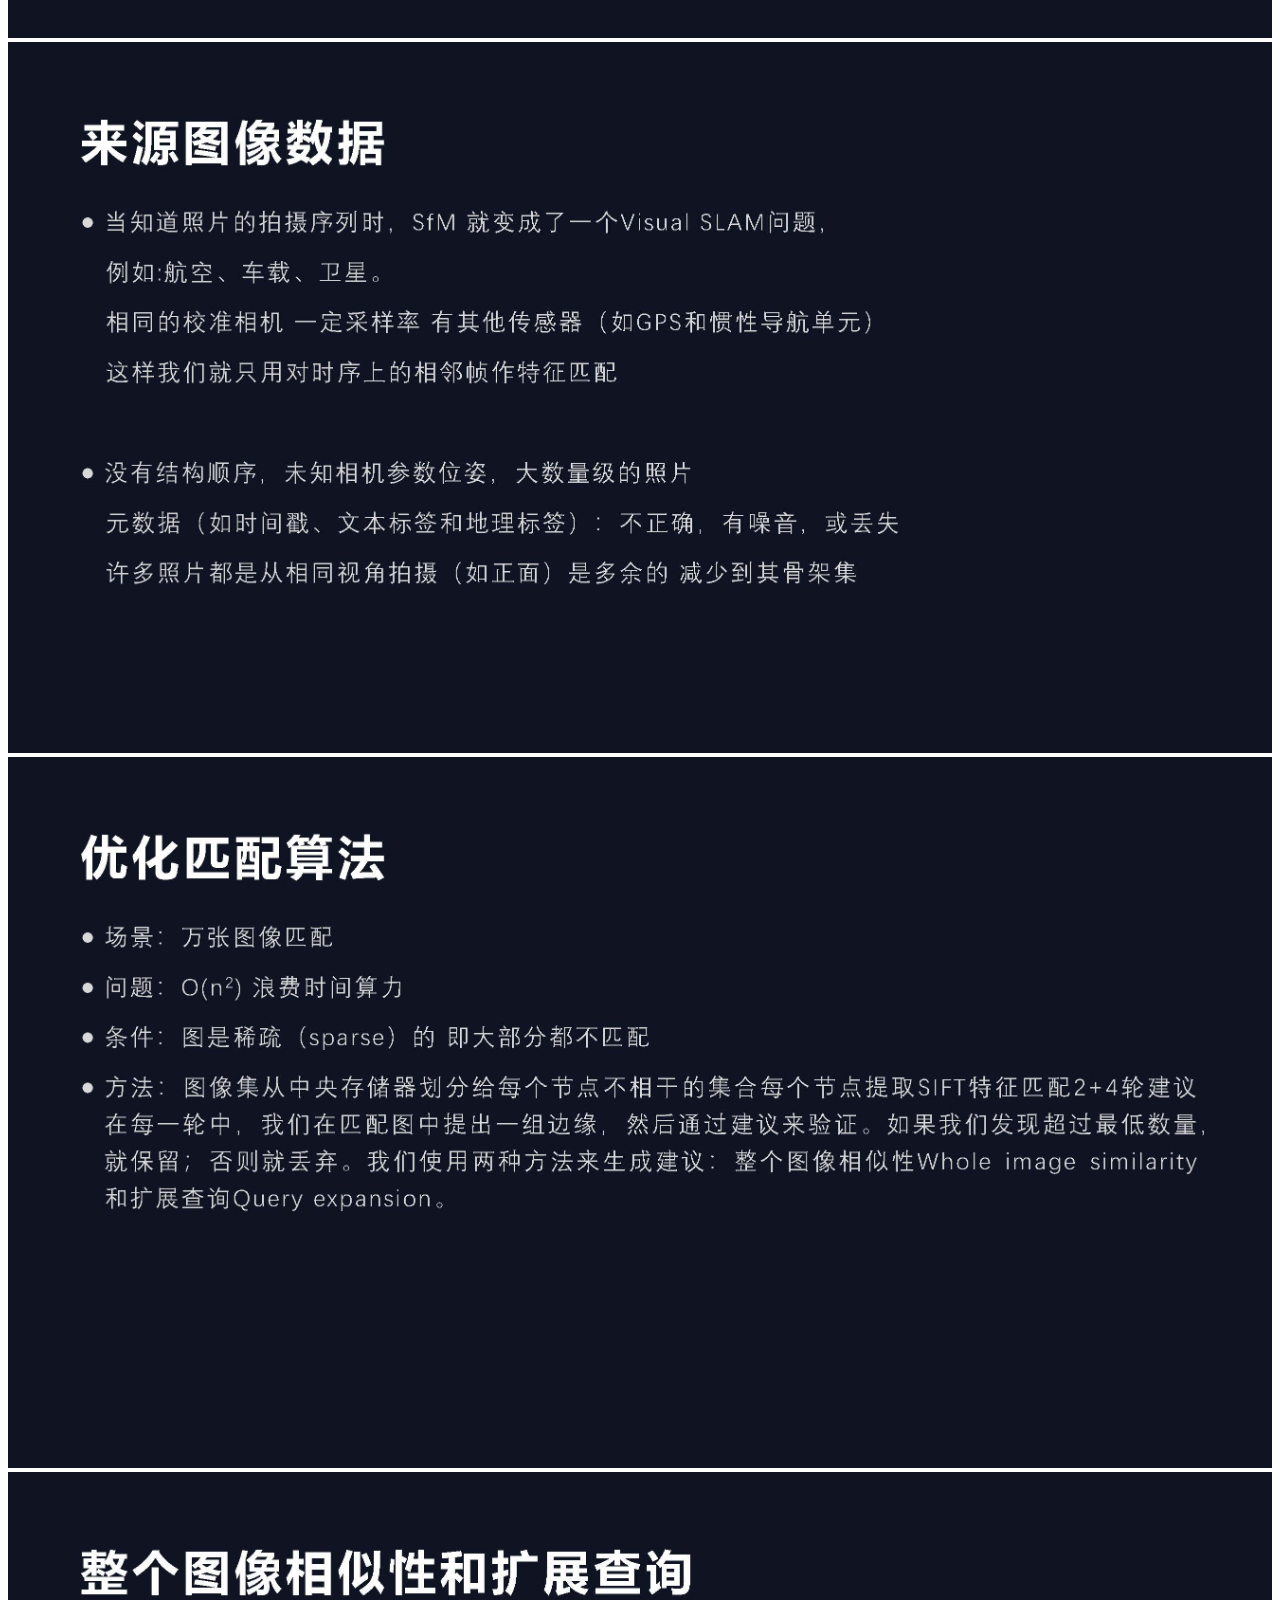
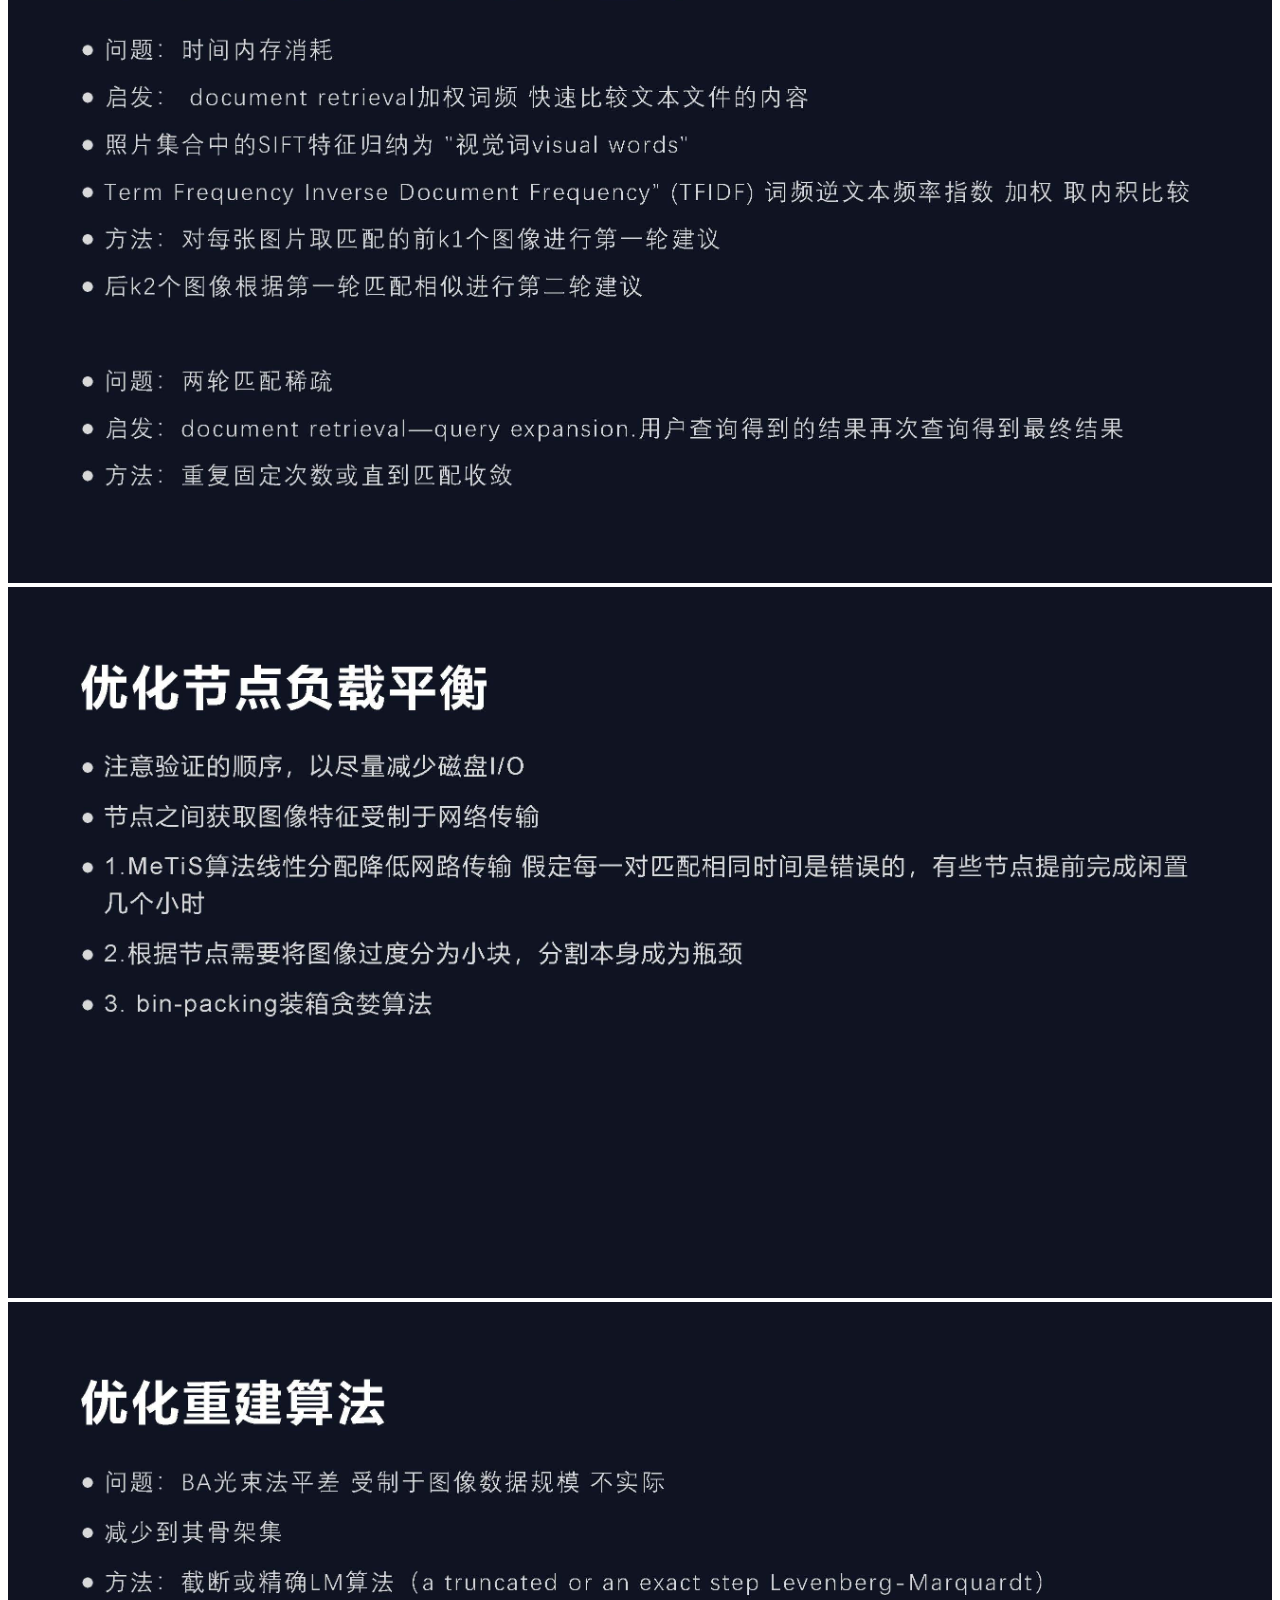
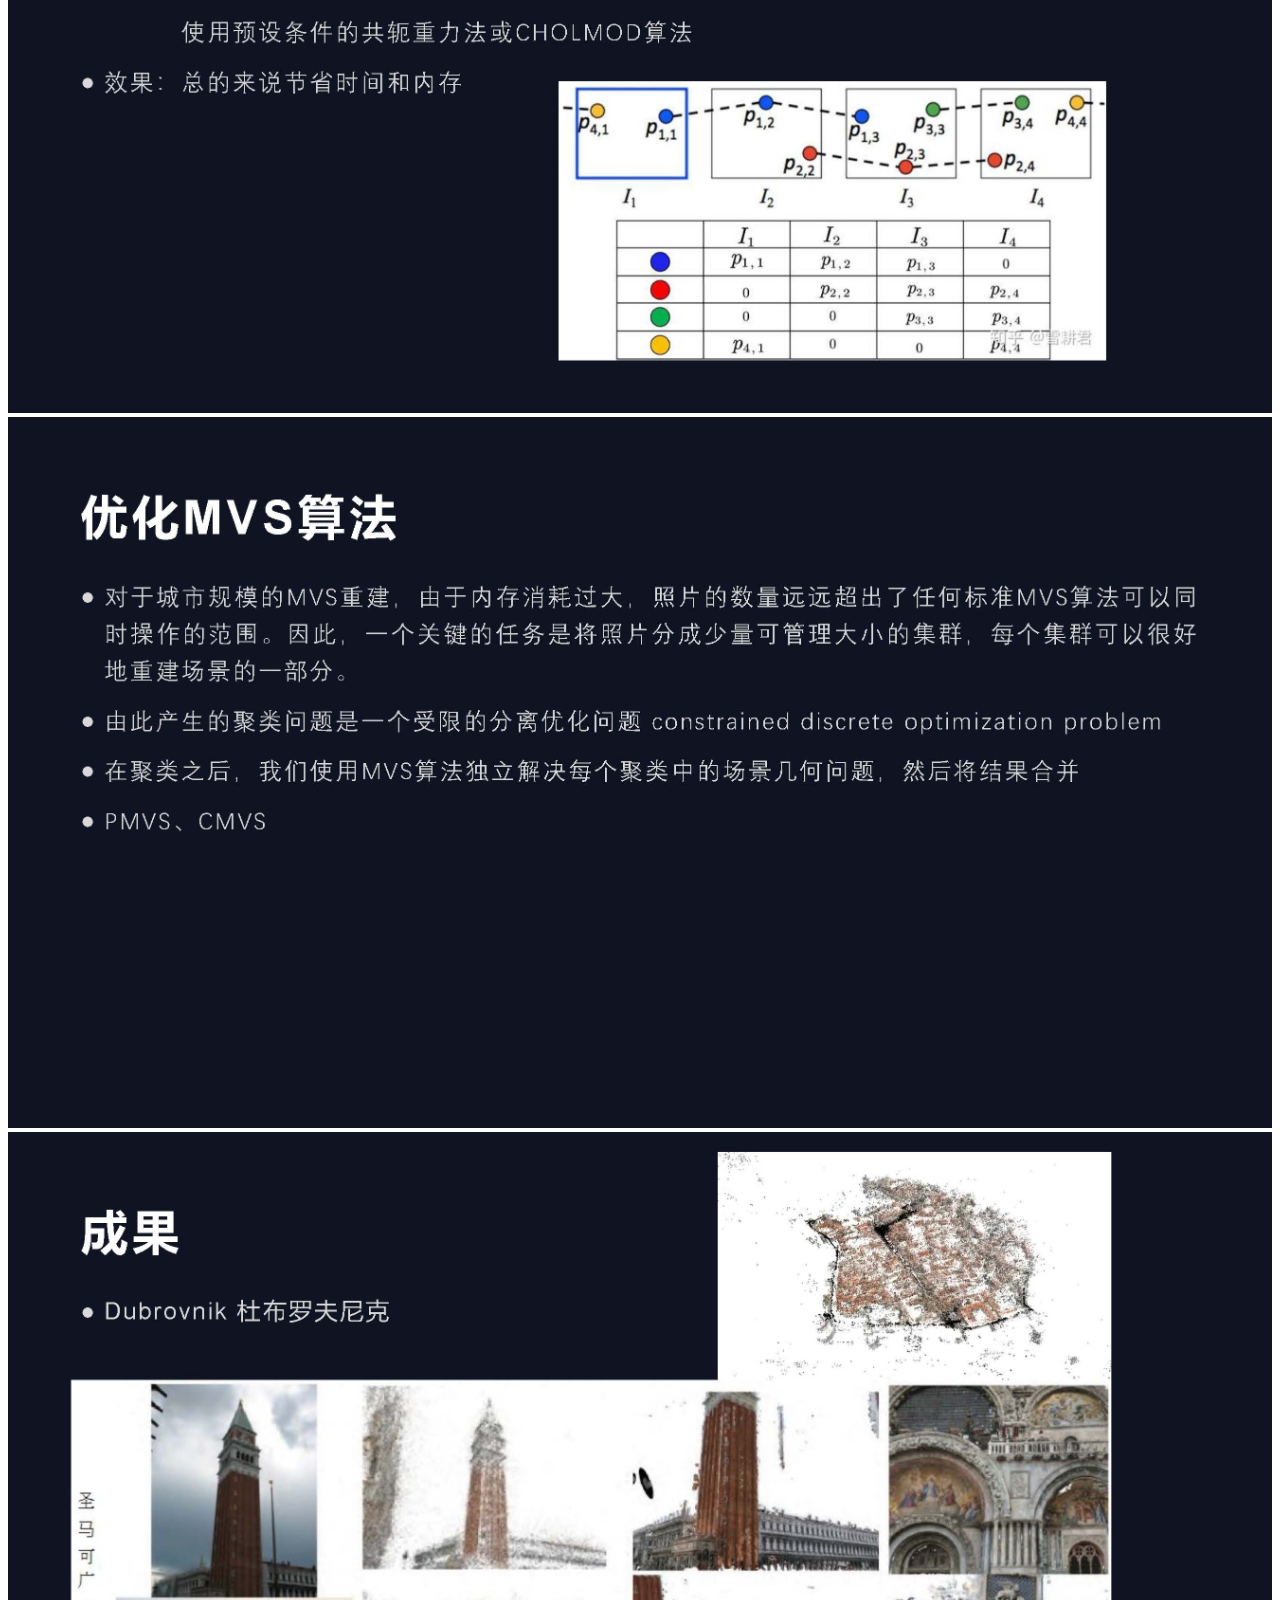
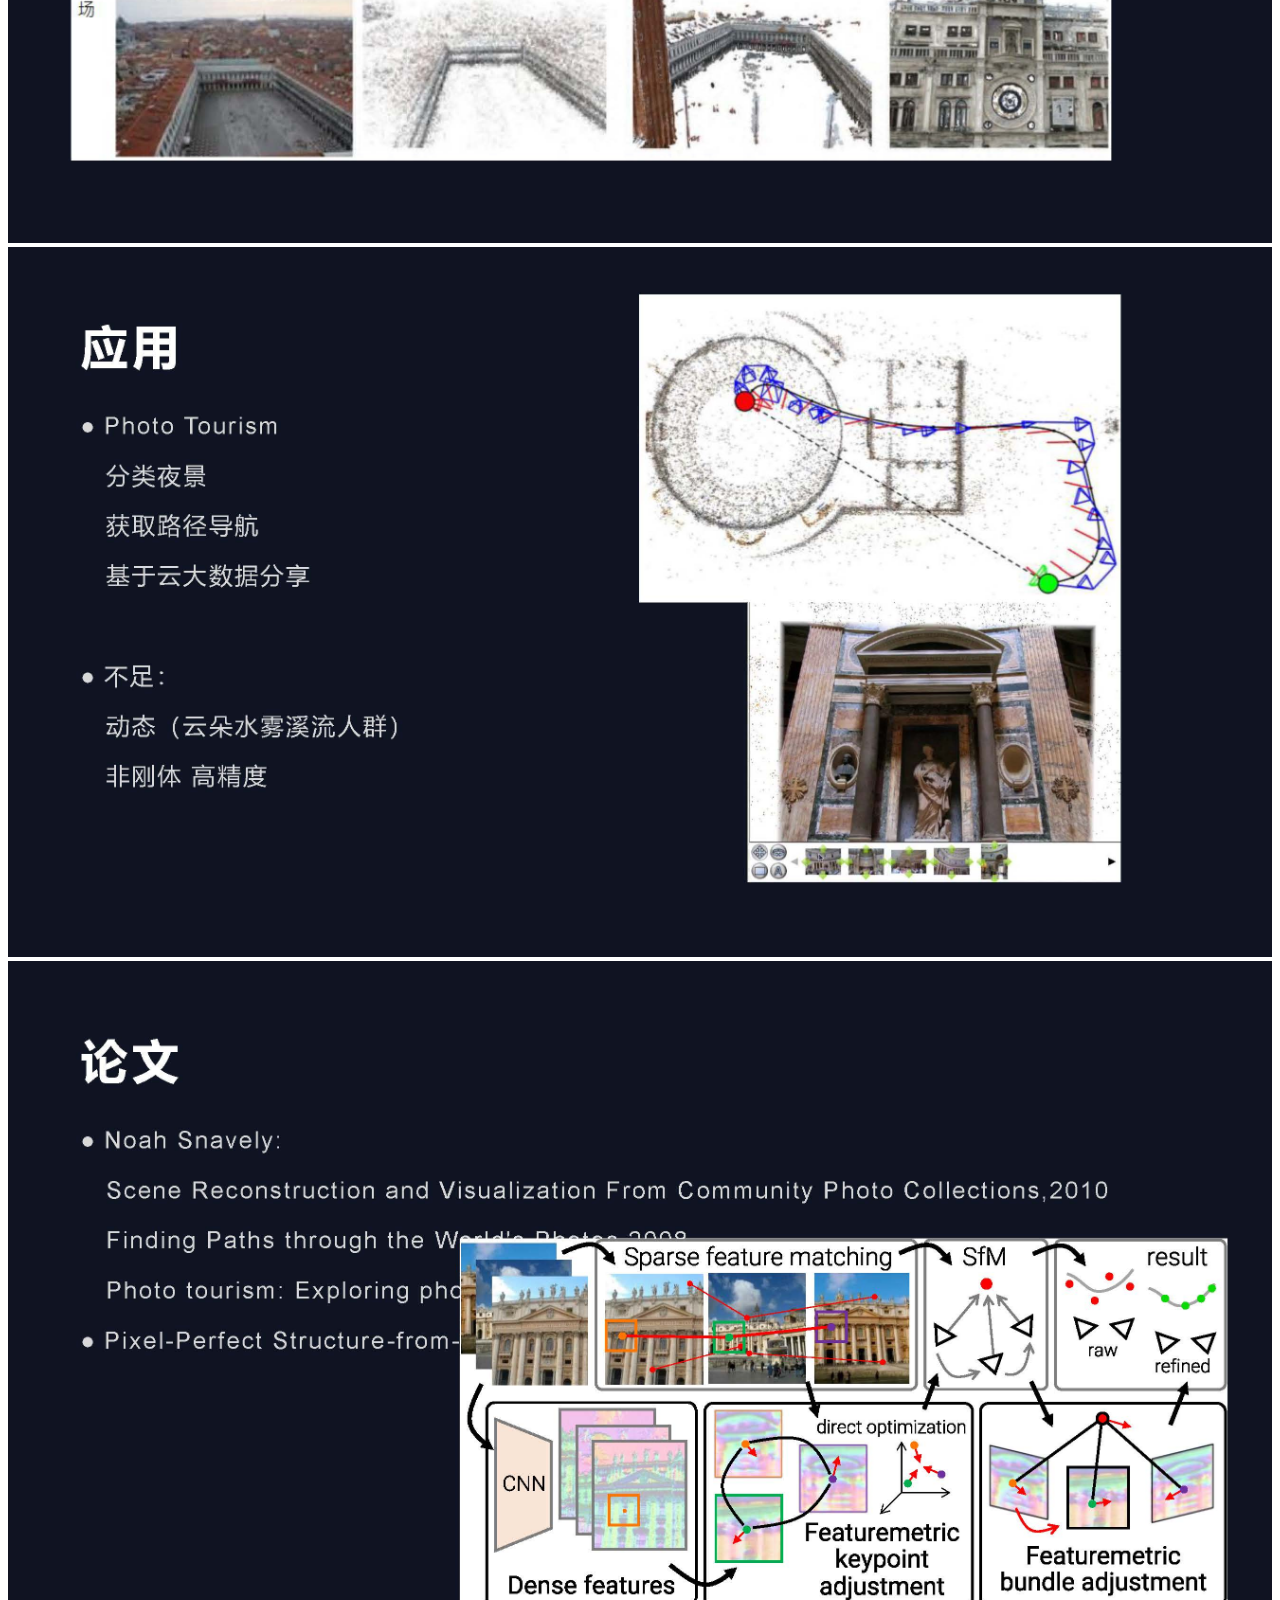
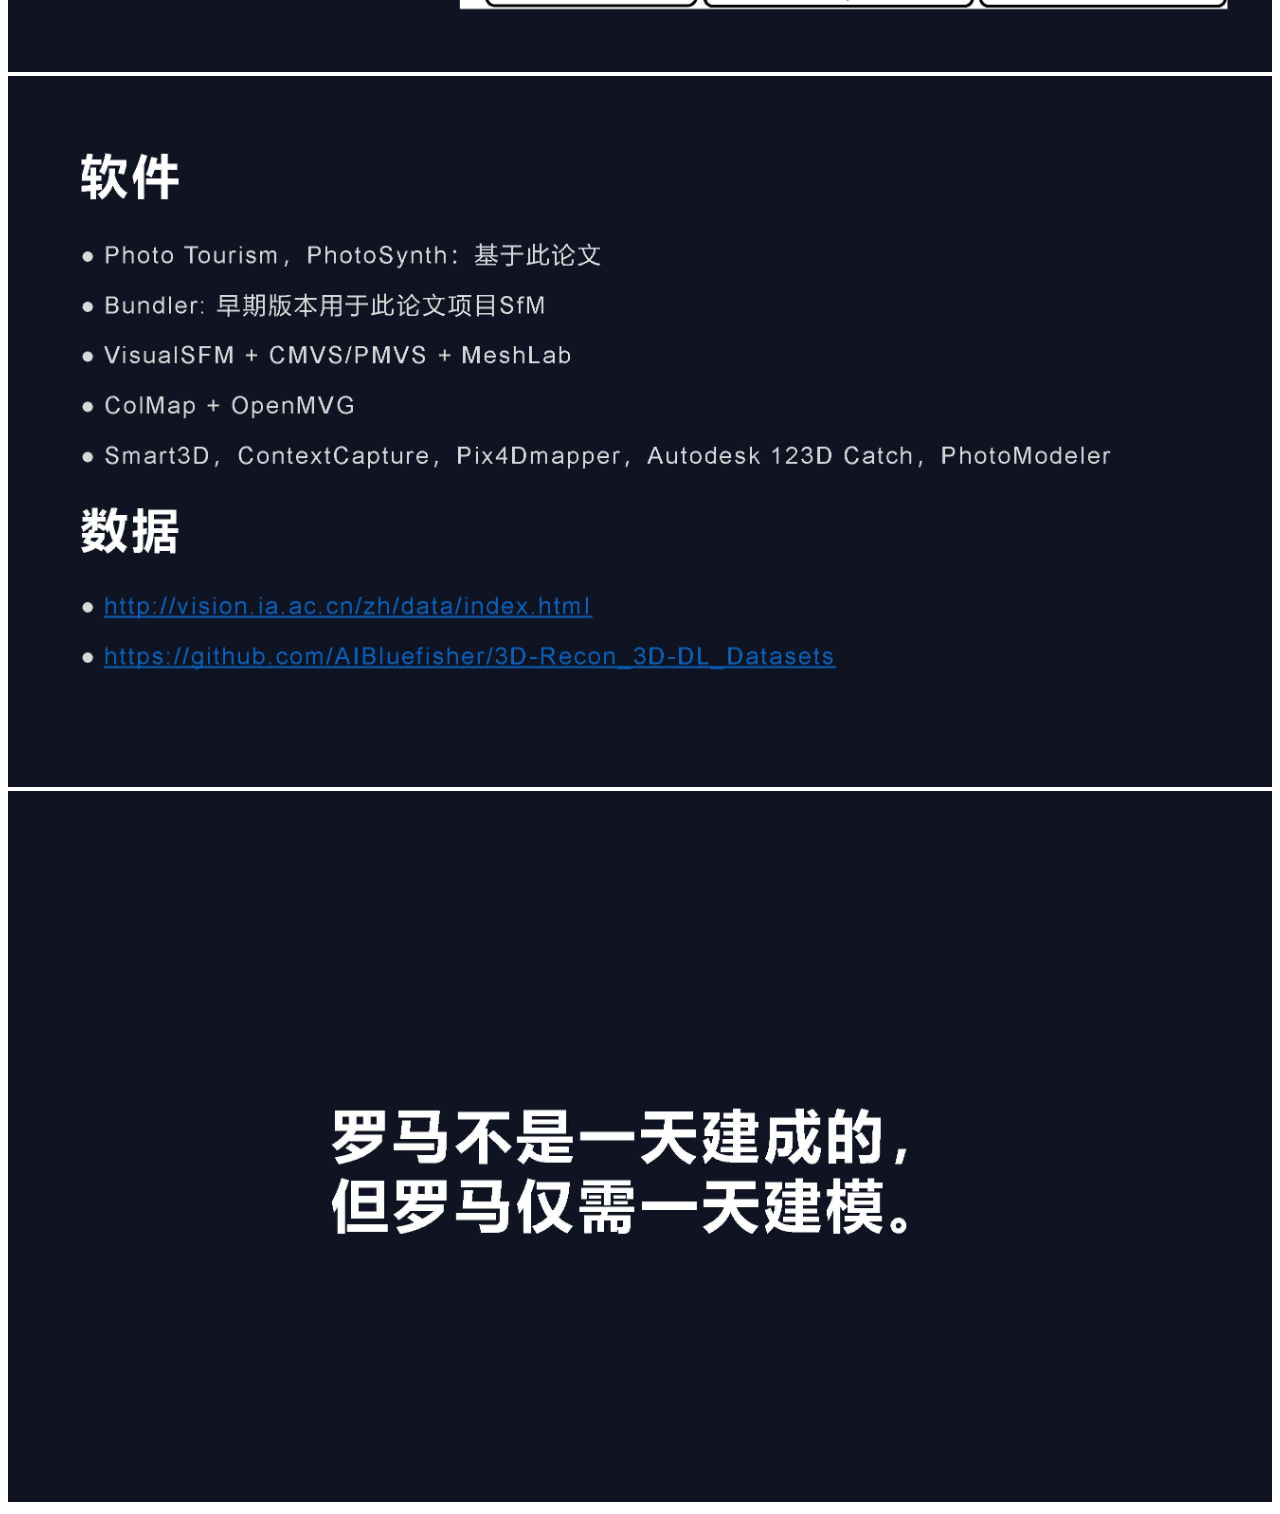
<file: SfM/Building Rome in a Day.html>
<!DOCTYPE html>
<html>
  <body>
    <img src="paper/01.jpg" style="width: 100%;"/>
    <img src="paper/02.jpg" style="width: 100%;"/>
    <img src="paper/03.jpg" style="width: 100%;"/>
    <img src="paper/04.jpg" style="width: 100%;"/>
    <img src="paper/05.jpg" style="width: 100%;"/>
    <img src="paper/06.jpg" style="width: 100%;"/>
    <img src="paper/07.jpg" style="width: 100%;"/>
    <img src="paper/08.jpg" style="width: 100%;"/>
    <img src="paper/09.jpg" style="width: 100%;"/>
    <img src="paper/10.jpg" style="width: 100%;"/>
    <img src="paper/11.jpg" style="width: 100%;"/>
    <img src="paper/12.jpg" style="width: 100%;"/>
    <img src="paper/13.jpg" style="width: 100%;"/>
    <img src="paper/14.jpg" style="width: 100%;"/>
    <img src="paper/15.jpg" style="width: 100%;"/>
    <img src="paper/16.jpg" style="width: 100%;"/>
    <img src="paper/17.jpg" style="width: 100%;"/>
    <img src="paper/18.jpg" style="width: 100%;"/>
    <img src="paper/19.jpg" style="width: 100%;"/>
    <img src="paper/20.jpg" style="width: 100%;"/>
    
  </body>
</html>
</file>
